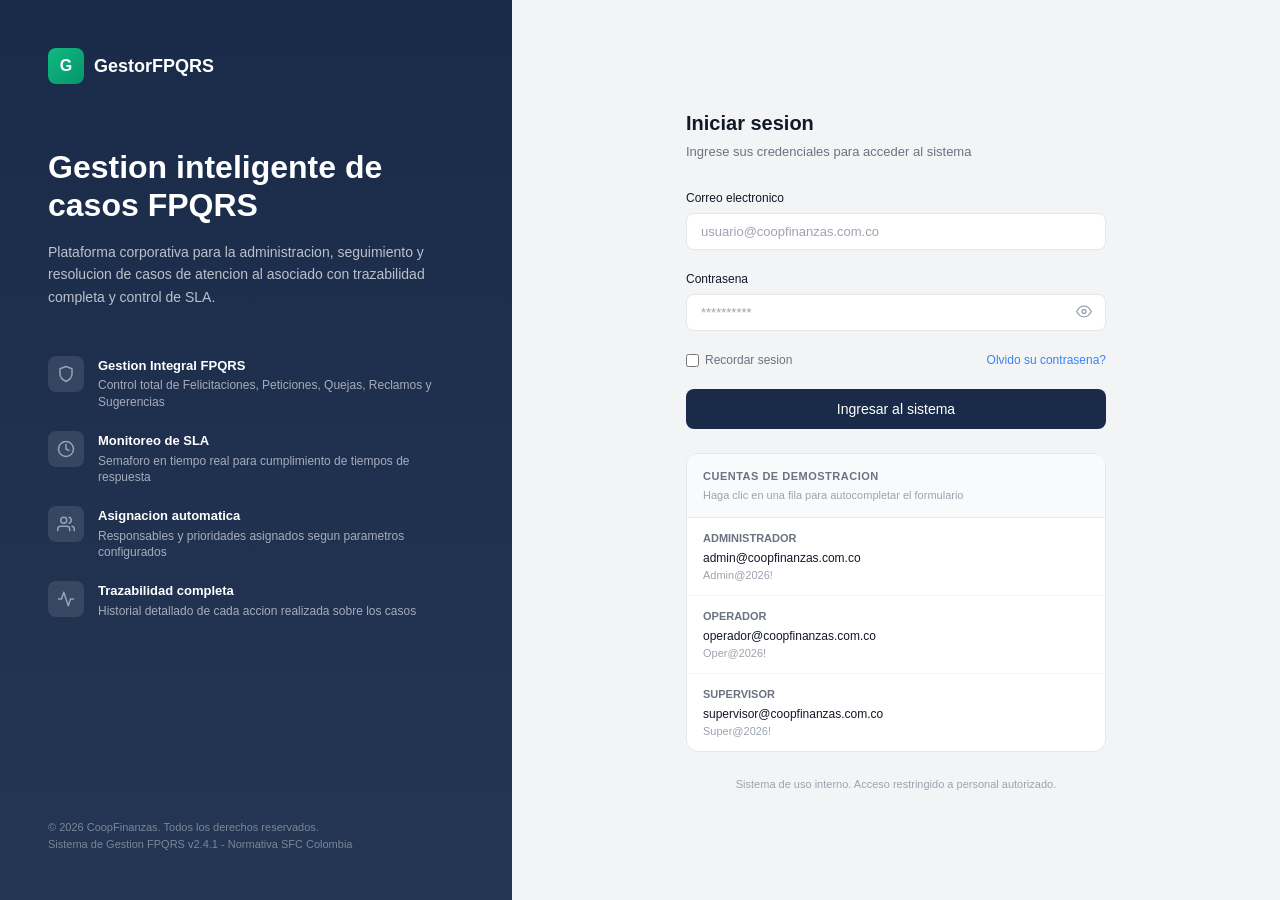
<file: index.html>
<!DOCTYPE html>
<html lang="es">
<head>
    <meta charset="UTF-8">
    <meta name="viewport" content="width=device-width, initial-scale=1.0">
    <title>Iniciar sesion - GestorFPQRS</title>
    <link rel="stylesheet" href="css/main.css">
    <style>
        .login-page {
            display: flex;
            min-height: 100vh;
        }
        
        .login-left {
            width: 40%;
            background: linear-gradient(180deg, #1a2b4a 0%, #243654 100%);
            color: white;
            padding: 48px;
            display: flex;
            flex-direction: column;
            position: relative;
        }
        
        .login-left-brand {
            display: flex;
            align-items: center;
            gap: 10px;
            margin-bottom: 64px;
        }
        
        .login-left-brand .logo-icon {
            width: 36px;
            height: 36px;
            background: linear-gradient(135deg, #10b981, #059669);
            border-radius: 8px;
            display: flex;
            align-items: center;
            justify-content: center;
            font-weight: bold;
            font-size: 16px;
        }
        
        .login-left-brand .logo-text {
            font-size: 18px;
            font-weight: 600;
        }
        
        .login-left-content {
            flex: 1;
        }
        
        .login-left h1 {
            font-size: 32px;
            font-weight: 700;
            line-height: 1.2;
            margin-bottom: 16px;
        }
        
        .login-left .subtitle {
            font-size: 14px;
            color: rgba(255,255,255,0.7);
            line-height: 1.6;
            margin-bottom: 48px;
        }
        
        .feature-list {
            list-style: none;
            display: flex;
            flex-direction: column;
            gap: 20px;
        }
        
        .feature-item {
            display: flex;
            align-items: flex-start;
            gap: 14px;
        }
        
        .feature-icon {
            width: 36px;
            height: 36px;
            background: rgba(255,255,255,0.1);
            border-radius: 8px;
            display: flex;
            align-items: center;
            justify-content: center;
            flex-shrink: 0;
        }
        
        .feature-icon svg {
            width: 18px;
            height: 18px;
            color: #94a3b8;
        }
        
        .feature-text h4 {
            font-size: 13px;
            font-weight: 600;
            margin-bottom: 2px;
        }
        
        .feature-text p {
            font-size: 12px;
            color: rgba(255,255,255,0.6);
            line-height: 1.4;
        }
        
        .login-left-footer {
            font-size: 11px;
            color: rgba(255,255,255,0.4);
            line-height: 1.5;
        }
        
        .login-right {
            flex: 1;
            background: #f3f4f6;
            display: flex;
            align-items: center;
            justify-content: center;
            padding: 48px;
        }
        
        .login-form-container {
            width: 100%;
            max-width: 420px;
        }
        
        .login-form-container h2 {
            font-size: 20px;
            font-weight: 600;
            margin-bottom: 4px;
            color: var(--text-primary);
        }
        
        .login-form-container .form-desc {
            font-size: 13px;
            color: var(--text-secondary);
            margin-bottom: 28px;
        }
        
        .login-form .form-group {
            margin-bottom: 20px;
        }
        
        .login-form .form-label {
            font-size: 12px;
            font-weight: 500;
            color: var(--text-primary);
            margin-bottom: 6px;
            display: block;
        }
        
        .login-form .form-control {
            padding: 10px 14px;
            font-size: 13px;
        }
        
        .password-field {
            position: relative;
        }
        
        .password-field .form-control {
            padding-right: 40px;
        }
        
        .password-toggle-btn {
            position: absolute;
            right: 10px;
            top: 50%;
            transform: translateY(-50%);
            background: none;
            border: none;
            color: var(--text-muted);
            cursor: pointer;
            padding: 4px;
        }
        
        .password-toggle-btn:hover {
            color: var(--text-secondary);
        }
        
        .login-options {
            display: flex;
            align-items: center;
            justify-content: space-between;
            margin-bottom: 20px;
            font-size: 12px;
        }
        
        .remember-me {
            display: flex;
            align-items: center;
            gap: 6px;
            color: var(--text-secondary);
            cursor: pointer;
        }
        
        .remember-me input {
            accent-color: var(--primary);
        }
        
        .forgot-password {
            color: var(--primary);
            text-decoration: none;
        }
        
        .forgot-password:hover {
            text-decoration: underline;
        }
        
        .btn-login {
            width: 100%;
            padding: 12px;
            background: var(--sidebar-bg);
            color: white;
            border: none;
            border-radius: var(--radius-md);
            font-size: 14px;
            font-weight: 500;
            cursor: pointer;
            transition: background 0.2s;
        }
        
        .btn-login:hover {
            background: #243654;
        }
        
        .demo-accounts {
            margin-top: 24px;
            border: 1px solid var(--border-color);
            border-radius: var(--radius-lg);
            background: white;
            overflow: hidden;
        }
        
        .demo-accounts-header {
            padding: 14px 16px;
            background: #f9fafb;
            border-bottom: 1px solid var(--border-color);
        }
        
        .demo-accounts-header h4 {
            font-size: 11px;
            font-weight: 600;
            text-transform: uppercase;
            letter-spacing: 0.5px;
            color: var(--text-secondary);
            margin-bottom: 2px;
        }
        
        .demo-accounts-header p {
            font-size: 11px;
            color: var(--text-muted);
        }
        
        .demo-account-item {
            padding: 12px 16px;
            border-bottom: 1px solid var(--border-light);
            cursor: pointer;
            transition: background 0.15s;
        }
        
        .demo-account-item:last-child {
            border-bottom: none;
        }
        
        .demo-account-item:hover {
            background: #f9fafb;
        }
        
        .demo-account-role {
            font-size: 11px;
            font-weight: 600;
            color: var(--text-secondary);
            text-transform: uppercase;
            margin-bottom: 2px;
        }
        
        .demo-account-email {
            font-size: 12px;
            color: var(--text-primary);
            font-weight: 500;
        }
        
        .demo-account-pass {
            font-size: 11px;
            color: var(--text-muted);
        }
        
        .login-footer {
            margin-top: 24px;
            text-align: center;
            font-size: 11px;
            color: var(--text-muted);
        }
        
        @media (max-width: 768px) {
            .login-page {
                flex-direction: column;
            }
            
            .login-left {
                width: 100%;
                padding: 32px 24px;
                min-height: auto;
            }
            
            .login-left h1 {
                font-size: 24px;
            }
            
            .login-left-brand {
                margin-bottom: 32px;
            }
            
            .feature-list {
                display: none;
            }
            
            .login-right {
                padding: 32px 24px;
            }
        }
    </style>
</head>
<body class="login-page">
    <div class="login-left">
        <div class="login-left-brand">
            <div class="logo-icon">G</div>
            <span class="logo-text">GestorFPQRS</span>
        </div>
        <div class="login-left-content">
            <h1>Gestion inteligente de casos FPQRS</h1>
            <p class="subtitle">Plataforma corporativa para la administracion, seguimiento y resolucion de casos de atencion al asociado con trazabilidad completa y control de SLA.</p>
            
            <ul class="feature-list">
                <li class="feature-item">
                    <div class="feature-icon">
                        <svg xmlns="http://www.w3.org/2000/svg" viewBox="0 0 24 24" fill="none" stroke="currentColor" stroke-width="2" stroke-linecap="round" stroke-linejoin="round"><path d="M12 22s8-4 8-10V5l-8-3-8 3v7c0 6 8 10 8 10z"></path></svg>
                    </div>
                    <div class="feature-text">
                        <h4>Gestion Integral FPQRS</h4>
                        <p>Control total de Felicitaciones, Peticiones, Quejas, Reclamos y Sugerencias</p>
                    </div>
                </li>
                <li class="feature-item">
                    <div class="feature-icon">
                        <svg xmlns="http://www.w3.org/2000/svg" viewBox="0 0 24 24" fill="none" stroke="currentColor" stroke-width="2" stroke-linecap="round" stroke-linejoin="round"><circle cx="12" cy="12" r="10"></circle><polyline points="12 6 12 12 16 14"></polyline></svg>
                    </div>
                    <div class="feature-text">
                        <h4>Monitoreo de SLA</h4>
                        <p>Semaforo en tiempo real para cumplimiento de tiempos de respuesta</p>
                    </div>
                </li>
                <li class="feature-item">
                    <div class="feature-icon">
                        <svg xmlns="http://www.w3.org/2000/svg" viewBox="0 0 24 24" fill="none" stroke="currentColor" stroke-width="2" stroke-linecap="round" stroke-linejoin="round"><path d="M17 21v-2a4 4 0 0 0-4-4H5a4 4 0 0 0-4 4v2"></path><circle cx="9" cy="7" r="4"></circle><path d="M23 21v-2a4 4 0 0 0-3-3.87"></path><path d="M16 3.13a4 4 0 0 1 0 7.75"></path></svg>
                    </div>
                    <div class="feature-text">
                        <h4>Asignacion automatica</h4>
                        <p>Responsables y prioridades asignados segun parametros configurados</p>
                    </div>
                </li>
                <li class="feature-item">
                    <div class="feature-icon">
                        <svg xmlns="http://www.w3.org/2000/svg" viewBox="0 0 24 24" fill="none" stroke="currentColor" stroke-width="2" stroke-linecap="round" stroke-linejoin="round"><polyline points="22 12 18 12 15 21 9 3 6 12 2 12"></polyline></svg>
                    </div>
                    <div class="feature-text">
                        <h4>Trazabilidad completa</h4>
                        <p>Historial detallado de cada accion realizada sobre los casos</p>
                    </div>
                </li>
            </ul>
        </div>
        <div class="login-left-footer">
            &copy; 2026 CoopFinanzas. Todos los derechos reservados.<br>
            Sistema de Gestion FPQRS v2.4.1 - Normativa SFC Colombia
        </div>
    </div>
    
    <div class="login-right">
        <div class="login-form-container">
            <h2>Iniciar sesion</h2>
            <p class="form-desc">Ingrese sus credenciales para acceder al sistema</p>
            
            <form class="login-form" id="loginForm" onsubmit="return handleLogin(event)">
                <div class="form-group">
                    <label class="form-label">Correo electronico</label>
                    <input type="email" class="form-control" id="email" placeholder="usuario@coopfinanzas.com.co" required>
                </div>
                
                <div class="form-group">
                    <label class="form-label">Contrasena</label>
                    <div class="password-field">
                        <input type="password" class="form-control" id="password" placeholder="**********" required>
                        <button type="button" class="password-toggle-btn" onclick="togglePassword()">
                            <svg xmlns="http://www.w3.org/2000/svg" width="16" height="16" viewBox="0 0 24 24" fill="none" stroke="currentColor" stroke-width="2" stroke-linecap="round" stroke-linejoin="round"><path d="M1 12s4-8 11-8 11 8 11 8-4 8-11 8-11-8-11-8z"></path><circle cx="12" cy="12" r="3"></circle></svg>
                        </button>
                    </div>
                </div>
                
                <div class="login-options">
                    <label class="remember-me">
                        <input type="checkbox" id="remember">
                        <span>Recordar sesion</span>
                    </label>
                    <a href="#" class="forgot-password">Olvido su contrasena?</a>
                </div>
                
                <button type="submit" class="btn-login">Ingresar al sistema</button>
            </form>
            
            <div class="demo-accounts">
                <div class="demo-accounts-header">
                    <h4>Cuentas de demostracion</h4>
                    <p>Haga clic en una fila para autocompletar el formulario</p>
                </div>
                <div class="demo-account-item" onclick="fillLogin('admin@coopfinanzas.com.co', 'Admin@2026!')">
                    <div class="demo-account-role">Administrador</div>
                    <div class="demo-account-email">admin@coopfinanzas.com.co</div>
                    <div class="demo-account-pass">Admin@2026!</div>
                </div>
                <div class="demo-account-item" onclick="fillLogin('operador@coopfinanzas.com.co', 'Oper@2026!')">
                    <div class="demo-account-role">Operador</div>
                    <div class="demo-account-email">operador@coopfinanzas.com.co</div>
                    <div class="demo-account-pass">Oper@2026!</div>
                </div>
                <div class="demo-account-item" onclick="fillLogin('supervisor@coopfinanzas.com.co', 'Super@2026!')">
                    <div class="demo-account-role">Supervisor</div>
                    <div class="demo-account-email">supervisor@coopfinanzas.com.co</div>
                    <div class="demo-account-pass">Super@2026!</div>
                </div>
            </div>
            
            <div class="login-footer">
                Sistema de uso interno. Acceso restringido a personal autorizado.
            </div>
        </div>
    </div>
    
    <script src="js/store.js"></script>
    <script src="js/sidebar.js"></script>
    <script src="js/main.js"></script>
    <script>
        function togglePassword() {
            const input = document.getElementById('password');
            const btn = document.querySelector('.password-toggle-btn');
            if (input.type === 'password') {
                input.type = 'text';
                btn.innerHTML = '<svg xmlns="http://www.w3.org/2000/svg" width="16" height="16" viewBox="0 0 24 24" fill="none" stroke="currentColor" stroke-width="2" stroke-linecap="round" stroke-linejoin="round"><path d="M17.94 17.94A10.07 10.07 0 0 1 12 20c-7 0-11-8-11-8a18.45 18.45 0 0 1 5.06-5.94L9 9l3 3 2 2 2.92 2.92zM1 1l22 22"></path></svg>';
            } else {
                input.type = 'password';
                btn.innerHTML = '<svg xmlns="http://www.w3.org/2000/svg" width="16" height="16" viewBox="0 0 24 24" fill="none" stroke="currentColor" stroke-width="2" stroke-linecap="round" stroke-linejoin="round"><path d="M1 12s4-8 11-8 11 8 11 8-4 8-11 8-11-8-11-8z"></path><circle cx="12" cy="12" r="3"></circle></svg>';
            }
        }
        
        function fillLogin(email, pass) {
            document.getElementById('email').value = email;
            document.getElementById('password').value = pass;
        }
        
        function handleLogin(e) {
            e.preventDefault();
            const email = document.getElementById('email').value;
            const pass = document.getElementById('password').value;
            if (db.login(email, pass)) {
                window.location.href = 'pages/bandeja-casos.html';
            } else {
                if (window.App && App.showToast) {
                    App.showToast('Credenciales incorrectas', 'error');
                } else {
                    alert('Credenciales incorrectas');
                }
            }
            return false;
        }

        // Redirect if already logged in
        document.addEventListener('DOMContentLoaded', () => {
            if (db.getCurrentUser()) {
                window.location.href = 'pages/bandeja-casos.html';
            }
        });
    </script>
</body>
</html>
</file>
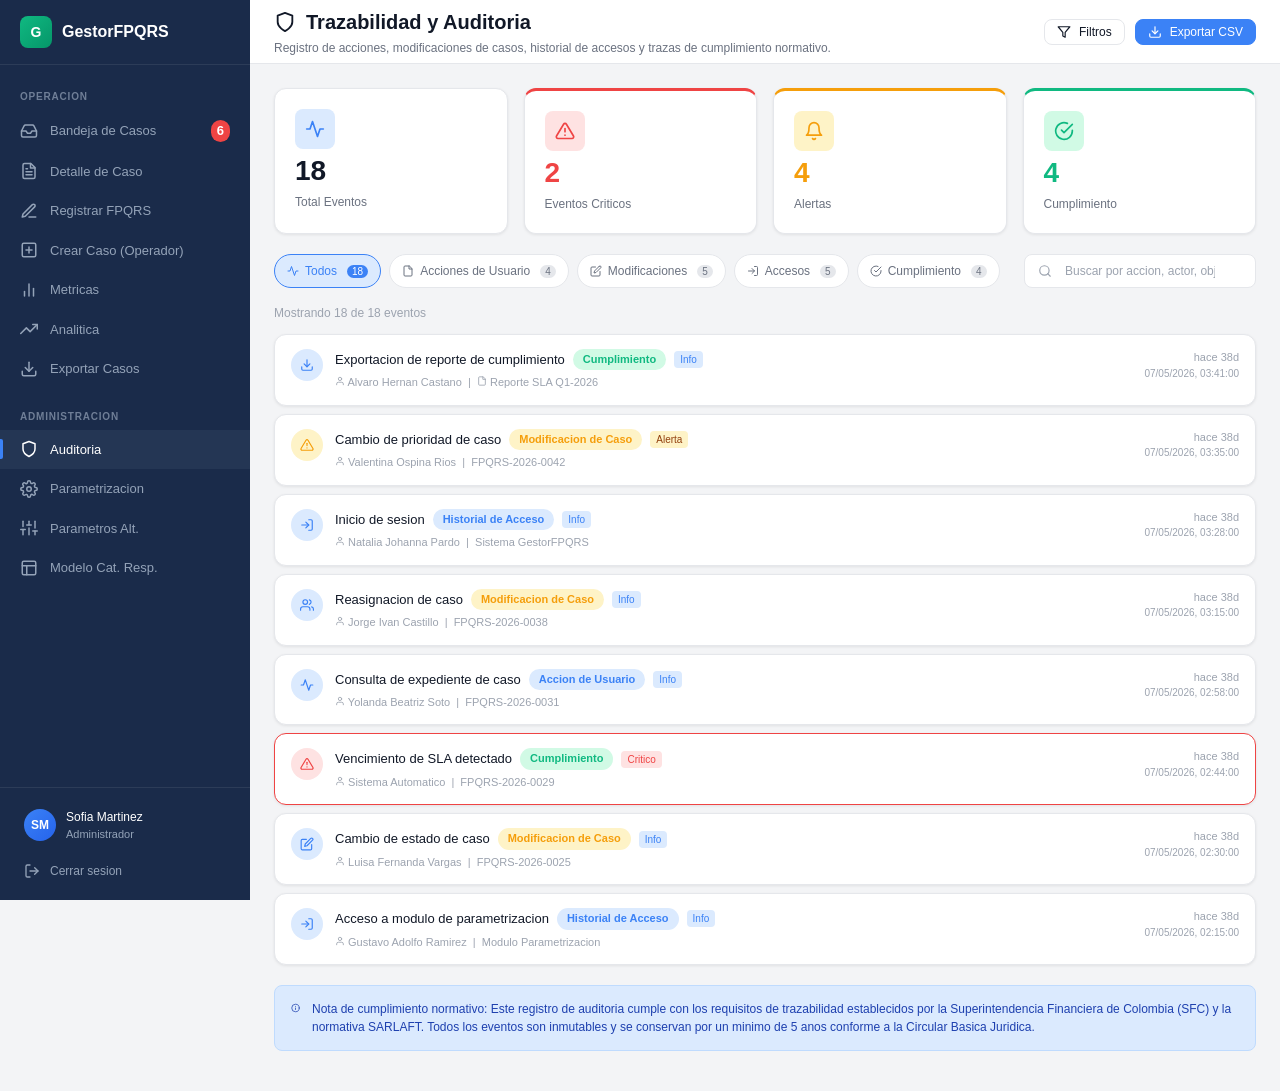
<file: pages/auditoria.html>
<!DOCTYPE html>
<html lang="es">
<head>
    <meta charset="UTF-8">
    <meta name="viewport" content="width=device-width, initial-scale=1.0">
    <title>Auditoria y Trazabilidad - GestorFPQRS</title>
    <link rel="stylesheet" href="../css/main.css">
</head>
<body>
    <div class="app-layout">
        <div class="sidebar-overlay" id="sidebarOverlay"></div>
        <button class="sidebar-toggle" id="sidebarToggle">
            <svg xmlns="http://www.w3.org/2000/svg" width="20" height="20" viewBox="0 0 24 24" fill="none" stroke="currentColor" stroke-width="2" stroke-linecap="round" stroke-linejoin="round"><line x1="3" y1="12" x2="21" y2="12"></line><line x1="3" y1="6" x2="21" y2="6"></line><line x1="3" y1="18" x2="21" y2="18"></line></svg>
        </button>
        <aside class="sidebar" id="sidebar"></aside>
        
        <main class="main-content">
            <header class="top-header">
                <div class="page-title-section">
                    <h1 style="display: flex; align-items: center; gap: 10px;">
                        <svg xmlns="http://www.w3.org/2000/svg" width="22" height="22" viewBox="0 0 24 24" fill="none" stroke="currentColor" stroke-width="2" stroke-linecap="round" stroke-linejoin="round"><path d="M12 22s8-4 8-10V5l-8-3-8 3v7c0 6 8 10 8 10z"></path></svg>
                        Trazabilidad y Auditoria
                    </h1>
                    <p>Registro de acciones, modificaciones de casos, historial de accesos y trazas de cumplimiento normativo.</p>
                </div>
                <div class="header-actions">
                    <button class="btn btn-secondary btn-sm">
                        <svg xmlns="http://www.w3.org/2000/svg" width="14" height="14" viewBox="0 0 24 24" fill="none" stroke="currentColor" stroke-width="2" stroke-linecap="round" stroke-linejoin="round"><polygon points="22 3 2 3 10 12.46 10 19 14 21 14 12.46 22 3"></polygon></svg>
                        Filtros
                    </button>
                    <button class="btn btn-primary btn-sm">
                        <svg xmlns="http://www.w3.org/2000/svg" width="14" height="14" viewBox="0 0 24 24" fill="none" stroke="currentColor" stroke-width="2" stroke-linecap="round" stroke-linejoin="round"><path d="M21 15v4a2 2 0 0 1-2 2H5a2 2 0 0 1-2-2v-4"></path><polyline points="7 10 12 15 17 10"></polyline><line x1="12" y1="15" x2="12" y2="3"></line></svg>
                        Exportar CSV
                    </button>
                </div>
            </header>
            
            <div class="content-area">
                <!-- KPI Row -->
                <div class="kpi-grid" style="grid-template-columns: repeat(4, 1fr); margin-bottom: 20px;">
                    <div class="kpi-card">
                        <div class="kpi-card-header">
                            <div class="kpi-icon blue">
                                <svg xmlns="http://www.w3.org/2000/svg" width="20" height="20" viewBox="0 0 24 24" fill="none" stroke="currentColor" stroke-width="2" stroke-linecap="round" stroke-linejoin="round"><polyline points="22 12 18 12 15 21 9 3 6 12 2 12"></polyline></svg>
                            </div>
                        </div>
                        <div class="kpi-value">18</div>
                        <div class="kpi-label">Total Eventos</div>
                    </div>
                    <div class="kpi-card" style="border-top: 3px solid var(--danger);">
                        <div class="kpi-card-header">
                            <div class="kpi-icon red">
                                <svg xmlns="http://www.w3.org/2000/svg" width="20" height="20" viewBox="0 0 24 24" fill="none" stroke="currentColor" stroke-width="2" stroke-linecap="round" stroke-linejoin="round"><path d="M10.29 3.86L1.82 18a2 2 0 0 0 1.71 3h16.94a2 2 0 0 0 1.71-3L13.71 3.86a2 2 0 0 0-3.42 0z"></path><line x1="12" y1="9" x2="12" y2="13"></line><line x1="12" y1="17" x2="12.01" y2="17"></line></svg>
                            </div>
                        </div>
                        <div class="kpi-value" style="color: var(--danger);">2</div>
                        <div class="kpi-label">Eventos Criticos</div>
                    </div>
                    <div class="kpi-card" style="border-top: 3px solid var(--warning);">
                        <div class="kpi-card-header">
                            <div class="kpi-icon yellow">
                                <svg xmlns="http://www.w3.org/2000/svg" width="20" height="20" viewBox="0 0 24 24" fill="none" stroke="currentColor" stroke-width="2" stroke-linecap="round" stroke-linejoin="round"><path d="M18 8A6 6 0 0 0 6 8c0 7-3 9-3 9h18s-3-2-3-9"></path><path d="M13.73 21a2 2 0 0 1-3.46 0"></path></svg>
                            </div>
                        </div>
                        <div class="kpi-value" style="color: var(--warning);">4</div>
                        <div class="kpi-label">Alertas</div>
                    </div>
                    <div class="kpi-card" style="border-top: 3px solid var(--success);">
                        <div class="kpi-card-header">
                            <div class="kpi-icon green">
                                <svg xmlns="http://www.w3.org/2000/svg" width="20" height="20" viewBox="0 0 24 24" fill="none" stroke="currentColor" stroke-width="2" stroke-linecap="round" stroke-linejoin="round"><path d="M22 11.08V12a10 10 0 1 1-5.93-9.14"></path><polyline points="22 4 12 14.01 9 11.01"></polyline></svg>
                            </div>
                        </div>
                        <div class="kpi-value" style="color: var(--success);">4</div>
                        <div class="kpi-label">Cumplimiento</div>
                    </div>
                </div>
                
                <!-- Filter Tabs -->
                <div style="display: flex; gap: 8px; margin-bottom: 16px; flex-wrap: wrap;">
                    <button class="filter-pill active">
                        <svg xmlns="http://www.w3.org/2000/svg" width="12" height="12" viewBox="0 0 24 24" fill="none" stroke="currentColor" stroke-width="2" stroke-linecap="round" stroke-linejoin="round"><polyline points="22 12 18 12 15 21 9 3 6 12 2 12"></polyline></svg>
                        Todos <span style="background: var(--primary); color: white; padding: 1px 5px; border-radius: 8px; font-size: 10px; margin-left: 4px;">18</span>
                    </button>
                    <button class="filter-pill">
                        <svg xmlns="http://www.w3.org/2000/svg" width="12" height="12" viewBox="0 0 24 24" fill="none" stroke="currentColor" stroke-width="2" stroke-linecap="round" stroke-linejoin="round"><path d="M14 2H6a2 2 0 0 0-2 2v16a2 2 0 0 0 2 2h12a2 2 0 0 0 2-2V8z"></path><polyline points="14 2 14 8 20 8"></polyline></svg>
                        Acciones de Usuario <span style="background: var(--border-color); color: var(--text-secondary); padding: 1px 5px; border-radius: 8px; font-size: 10px; margin-left: 4px;">4</span>
                    </button>
                    <button class="filter-pill">
                        <svg xmlns="http://www.w3.org/2000/svg" width="12" height="12" viewBox="0 0 24 24" fill="none" stroke="currentColor" stroke-width="2" stroke-linecap="round" stroke-linejoin="round"><path d="M11 4H4a2 2 0 0 0-2 2v14a2 2 0 0 0 2 2h14a2 2 0 0 0 2-2v-7"></path><path d="M18.5 2.5a2.121 2.121 0 0 1 3 3L12 15l-4 1 1-4 9.5-9.5z"></path></svg>
                        Modificaciones <span style="background: var(--border-color); color: var(--text-secondary); padding: 1px 5px; border-radius: 8px; font-size: 10px; margin-left: 4px;">5</span>
                    </button>
                    <button class="filter-pill">
                        <svg xmlns="http://www.w3.org/2000/svg" width="12" height="12" viewBox="0 0 24 24" fill="none" stroke="currentColor" stroke-width="2" stroke-linecap="round" stroke-linejoin="round"><path d="M15 3h4a2 2 0 0 1 2 2v14a2 2 0 0 1-2 2h-4"></path><polyline points="10 17 15 12 10 7"></polyline><line x1="15" y1="12" x2="3" y2="12"></line></svg>
                        Accesos <span style="background: var(--border-color); color: var(--text-secondary); padding: 1px 5px; border-radius: 8px; font-size: 10px; margin-left: 4px;">5</span>
                    </button>
                    <button class="filter-pill">
                        <svg xmlns="http://www.w3.org/2000/svg" width="12" height="12" viewBox="0 0 24 24" fill="none" stroke="currentColor" stroke-width="2" stroke-linecap="round" stroke-linejoin="round"><path d="M22 11.08V12a10 10 0 1 1-5.93-9.14"></path><polyline points="22 4 12 14.01 9 11.01"></polyline></svg>
                        Cumplimiento <span style="background: var(--border-color); color: var(--text-secondary); padding: 1px 5px; border-radius: 8px; font-size: 10px; margin-left: 4px;">4</span>
                    </button>
                    <div class="search-bar" style="margin-left: auto; max-width: 280px;">
                        <svg class="search-icon" xmlns="http://www.w3.org/2000/svg" width="14" height="14" viewBox="0 0 24 24" fill="none" stroke="currentColor" stroke-width="2" stroke-linecap="round" stroke-linejoin="round"><circle cx="11" cy="11" r="8"></circle><line x1="21" y1="21" x2="16.65" y2="16.65"></line></svg>
                        <input type="text" class="form-control" placeholder="Buscar por accion, actor, objeto..." style="font-size: 12px;">
                    </div>
                </div>
                
                <p style="font-size: 12px; color: var(--text-muted); margin-bottom: 12px;">Mostrando 18 de 18 eventos</p>
                
                <!-- Audit Log -->
                <div style="display: flex; flex-direction: column; gap: 8px;">
                    <!-- Event Items -->
                    <div class="card" style="padding: 14px 16px; display: flex; align-items: flex-start; gap: 12px;">
                        <div style="width: 32px; height: 32px; border-radius: 50%; background: var(--primary-light); display: flex; align-items: center; justify-content: center; flex-shrink: 0;">
                            <svg xmlns="http://www.w3.org/2000/svg" width="14" height="14" viewBox="0 0 24 24" fill="none" stroke="currentColor" stroke-width="2" stroke-linecap="round" stroke-linejoin="round" style="color: var(--primary);"><path d="M21 15v4a2 2 0 0 1-2 2H5a2 2 0 0 1-2-2v-4"></path><polyline points="7 10 12 15 17 10"></polyline><line x1="12" y1="15" x2="12" y2="3"></line></svg>
                        </div>
                        <div style="flex: 1;">
                            <div style="display: flex; align-items: center; gap: 8px; margin-bottom: 4px;">
                                <span style="font-size: 13px; font-weight: 500;">Exportacion de reporte de cumplimiento</span>
                                <span class="badge badge-respondido">Cumplimiento</span>
                                <span style="background: var(--info-light); color: var(--info); padding: 1px 6px; border-radius: 4px; font-size: 10px;">Info</span>
                            </div>
                            <div style="font-size: 11px; color: var(--text-muted);">
                                <svg xmlns="http://www.w3.org/2000/svg" width="10" height="10" viewBox="0 0 24 24" fill="none" stroke="currentColor" stroke-width="2" stroke-linecap="round" stroke-linejoin="round" style="display: inline;"><path d="M20 21v-2a4 4 0 0 0-4-4H8a4 4 0 0 0-4 4v2"></path><circle cx="12" cy="7" r="4"></circle></svg>
                                Alvaro Hernan Castano &nbsp;|&nbsp; 
                                <svg xmlns="http://www.w3.org/2000/svg" width="10" height="10" viewBox="0 0 24 24" fill="none" stroke="currentColor" stroke-width="2" stroke-linecap="round" stroke-linejoin="round" style="display: inline;"><path d="M14 2H6a2 2 0 0 0-2 2v16a2 2 0 0 0 2 2h12a2 2 0 0 0 2-2V8z"></path><polyline points="14 2 14 8 20 8"></polyline></svg>
                                Reporte SLA Q1-2026
                            </div>
                        </div>
                        <div style="text-align: right; flex-shrink: 0;">
                            <div style="font-size: 11px; color: var(--text-muted);">hace 38d</div>
                            <div style="font-size: 10px; color: var(--text-muted);">07/05/2026, 03:41:00</div>
                        </div>
                    </div>
                    
                    <div class="card" style="padding: 14px 16px; display: flex; align-items: flex-start; gap: 12px;">
                        <div style="width: 32px; height: 32px; border-radius: 50%; background: var(--warning-light); display: flex; align-items: center; justify-content: center; flex-shrink: 0;">
                            <svg xmlns="http://www.w3.org/2000/svg" width="14" height="14" viewBox="0 0 24 24" fill="none" stroke="currentColor" stroke-width="2" stroke-linecap="round" stroke-linejoin="round" style="color: var(--warning);"><path d="M10.29 3.86L1.82 18a2 2 0 0 0 1.71 3h16.94a2 2 0 0 0 1.71-3L13.71 3.86a2 2 0 0 0-3.42 0z"></path><line x1="12" y1="9" x2="12" y2="13"></line><line x1="12" y1="17" x2="12.01" y2="17"></line></svg>
                        </div>
                        <div style="flex: 1;">
                            <div style="display: flex; align-items: center; gap: 8px; margin-bottom: 4px;">
                                <span style="font-size: 13px; font-weight: 500;">Cambio de prioridad de caso</span>
                                <span class="badge badge-pendiente">Modificacion de Caso</span>
                                <span style="background: var(--warning-light); color: #92400e; padding: 1px 6px; border-radius: 4px; font-size: 10px;">Alerta</span>
                            </div>
                            <div style="font-size: 11px; color: var(--text-muted);">
                                <svg xmlns="http://www.w3.org/2000/svg" width="10" height="10" viewBox="0 0 24 24" fill="none" stroke="currentColor" stroke-width="2" stroke-linecap="round" stroke-linejoin="round" style="display: inline;"><path d="M20 21v-2a4 4 0 0 0-4-4H8a4 4 0 0 0-4 4v2"></path><circle cx="12" cy="7" r="4"></circle></svg>
                                Valentina Ospina Rios &nbsp;|&nbsp; FPQRS-2026-0042
                            </div>
                        </div>
                        <div style="text-align: right; flex-shrink: 0;">
                            <div style="font-size: 11px; color: var(--text-muted);">hace 38d</div>
                            <div style="font-size: 10px; color: var(--text-muted);">07/05/2026, 03:35:00</div>
                        </div>
                    </div>
                    
                    <div class="card" style="padding: 14px 16px; display: flex; align-items: flex-start; gap: 12px;">
                        <div style="width: 32px; height: 32px; border-radius: 50%; background: var(--primary-light); display: flex; align-items: center; justify-content: center; flex-shrink: 0;">
                            <svg xmlns="http://www.w3.org/2000/svg" width="14" height="14" viewBox="0 0 24 24" fill="none" stroke="currentColor" stroke-width="2" stroke-linecap="round" stroke-linejoin="round" style="color: var(--primary);"><path d="M15 3h4a2 2 0 0 1 2 2v14a2 2 0 0 1-2 2h-4"></path><polyline points="10 17 15 12 10 7"></polyline><line x1="15" y1="12" x2="3" y2="12"></line></svg>
                        </div>
                        <div style="flex: 1;">
                            <div style="display: flex; align-items: center; gap: 8px; margin-bottom: 4px;">
                                <span style="font-size: 13px; font-weight: 500;">Inicio de sesion</span>
                                <span class="badge badge-en-gestion">Historial de Acceso</span>
                                <span style="background: var(--info-light); color: var(--info); padding: 1px 6px; border-radius: 4px; font-size: 10px;">Info</span>
                            </div>
                            <div style="font-size: 11px; color: var(--text-muted);">
                                <svg xmlns="http://www.w3.org/2000/svg" width="10" height="10" viewBox="0 0 24 24" fill="none" stroke="currentColor" stroke-width="2" stroke-linecap="round" stroke-linejoin="round" style="display: inline;"><path d="M20 21v-2a4 4 0 0 0-4-4H8a4 4 0 0 0-4 4v2"></path><circle cx="12" cy="7" r="4"></circle></svg>
                                Natalia Johanna Pardo &nbsp;|&nbsp; Sistema GestorFPQRS
                            </div>
                        </div>
                        <div style="text-align: right; flex-shrink: 0;">
                            <div style="font-size: 11px; color: var(--text-muted);">hace 38d</div>
                            <div style="font-size: 10px; color: var(--text-muted);">07/05/2026, 03:28:00</div>
                        </div>
                    </div>
                    
                    <div class="card" style="padding: 14px 16px; display: flex; align-items: flex-start; gap: 12px;">
                        <div style="width: 32px; height: 32px; border-radius: 50%; background: var(--primary-light); display: flex; align-items: center; justify-content: center; flex-shrink: 0;">
                            <svg xmlns="http://www.w3.org/2000/svg" width="14" height="14" viewBox="0 0 24 24" fill="none" stroke="currentColor" stroke-width="2" stroke-linecap="round" stroke-linejoin="round" style="color: var(--primary);"><path d="M17 21v-2a4 4 0 0 0-4-4H5a4 4 0 0 0-4 4v2"></path><circle cx="9" cy="7" r="4"></circle><path d="M23 21v-2a4 4 0 0 0-3-3.87"></path><path d="M16 3.13a4 4 0 0 1 0 7.75"></path></svg>
                        </div>
                        <div style="flex: 1;">
                            <div style="display: flex; align-items: center; gap: 8px; margin-bottom: 4px;">
                                <span style="font-size: 13px; font-weight: 500;">Reasignacion de caso</span>
                                <span class="badge badge-pendiente">Modificacion de Caso</span>
                                <span style="background: var(--info-light); color: var(--info); padding: 1px 6px; border-radius: 4px; font-size: 10px;">Info</span>
                            </div>
                            <div style="font-size: 11px; color: var(--text-muted);">
                                <svg xmlns="http://www.w3.org/2000/svg" width="10" height="10" viewBox="0 0 24 24" fill="none" stroke="currentColor" stroke-width="2" stroke-linecap="round" stroke-linejoin="round" style="display: inline;"><path d="M20 21v-2a4 4 0 0 0-4-4H8a4 4 0 0 0-4 4v2"></path><circle cx="12" cy="7" r="4"></circle></svg>
                                Jorge Ivan Castillo &nbsp;|&nbsp; FPQRS-2026-0038
                            </div>
                        </div>
                        <div style="text-align: right; flex-shrink: 0;">
                            <div style="font-size: 11px; color: var(--text-muted);">hace 38d</div>
                            <div style="font-size: 10px; color: var(--text-muted);">07/05/2026, 03:15:00</div>
                        </div>
                    </div>
                    
                    <div class="card" style="padding: 14px 16px; display: flex; align-items: flex-start; gap: 12px;">
                        <div style="width: 32px; height: 32px; border-radius: 50%; background: var(--primary-light); display: flex; align-items: center; justify-content: center; flex-shrink: 0;">
                            <svg xmlns="http://www.w3.org/2000/svg" width="14" height="14" viewBox="0 0 24 24" fill="none" stroke="currentColor" stroke-width="2" stroke-linecap="round" stroke-linejoin="round" style="color: var(--primary);"><polyline points="22 12 18 12 15 21 9 3 6 12 2 12"></polyline></svg>
                        </div>
                        <div style="flex: 1;">
                            <div style="display: flex; align-items: center; gap: 8px; margin-bottom: 4px;">
                                <span style="font-size: 13px; font-weight: 500;">Consulta de expediente de caso</span>
                                <span class="badge badge-en-gestion">Accion de Usuario</span>
                                <span style="background: var(--info-light); color: var(--info); padding: 1px 6px; border-radius: 4px; font-size: 10px;">Info</span>
                            </div>
                            <div style="font-size: 11px; color: var(--text-muted);">
                                <svg xmlns="http://www.w3.org/2000/svg" width="10" height="10" viewBox="0 0 24 24" fill="none" stroke="currentColor" stroke-width="2" stroke-linecap="round" stroke-linejoin="round" style="display: inline;"><path d="M20 21v-2a4 4 0 0 0-4-4H8a4 4 0 0 0-4 4v2"></path><circle cx="12" cy="7" r="4"></circle></svg>
                                Yolanda Beatriz Soto &nbsp;|&nbsp; FPQRS-2026-0031
                            </div>
                        </div>
                        <div style="text-align: right; flex-shrink: 0;">
                            <div style="font-size: 11px; color: var(--text-muted);">hace 38d</div>
                            <div style="font-size: 10px; color: var(--text-muted);">07/05/2026, 02:58:00</div>
                        </div>
                    </div>
                    
                    <div class="card" style="padding: 14px 16px; display: flex; align-items: flex-start; gap: 12px; border: 1px solid var(--danger);">
                        <div style="width: 32px; height: 32px; border-radius: 50%; background: var(--danger-light); display: flex; align-items: center; justify-content: center; flex-shrink: 0;">
                            <svg xmlns="http://www.w3.org/2000/svg" width="14" height="14" viewBox="0 0 24 24" fill="none" stroke="currentColor" stroke-width="2" stroke-linecap="round" stroke-linejoin="round" style="color: var(--danger);"><path d="M10.29 3.86L1.82 18a2 2 0 0 0 1.71 3h16.94a2 2 0 0 0 1.71-3L13.71 3.86a2 2 0 0 0-3.42 0z"></path><line x1="12" y1="9" x2="12" y2="13"></line><line x1="12" y1="17" x2="12.01" y2="17"></line></svg>
                        </div>
                        <div style="flex: 1;">
                            <div style="display: flex; align-items: center; gap: 8px; margin-bottom: 4px;">
                                <span style="font-size: 13px; font-weight: 500;">Vencimiento de SLA detectado</span>
                                <span class="badge badge-respondido">Cumplimiento</span>
                                <span style="background: var(--danger-light); color: var(--danger); padding: 1px 6px; border-radius: 4px; font-size: 10px;">Critico</span>
                            </div>
                            <div style="font-size: 11px; color: var(--text-muted);">
                                <svg xmlns="http://www.w3.org/2000/svg" width="10" height="10" viewBox="0 0 24 24" fill="none" stroke="currentColor" stroke-width="2" stroke-linecap="round" stroke-linejoin="round" style="display: inline;"><path d="M20 21v-2a4 4 0 0 0-4-4H8a4 4 0 0 0-4 4v2"></path><circle cx="12" cy="7" r="4"></circle></svg>
                                Sistema Automatico &nbsp;|&nbsp; FPQRS-2026-0029
                            </div>
                        </div>
                        <div style="text-align: right; flex-shrink: 0;">
                            <div style="font-size: 11px; color: var(--text-muted);">hace 38d</div>
                            <div style="font-size: 10px; color: var(--text-muted);">07/05/2026, 02:44:00</div>
                        </div>
                    </div>
                    
                    <div class="card" style="padding: 14px 16px; display: flex; align-items: flex-start; gap: 12px;">
                        <div style="width: 32px; height: 32px; border-radius: 50%; background: var(--primary-light); display: flex; align-items: center; justify-content: center; flex-shrink: 0;">
                            <svg xmlns="http://www.w3.org/2000/svg" width="14" height="14" viewBox="0 0 24 24" fill="none" stroke="currentColor" stroke-width="2" stroke-linecap="round" stroke-linejoin="round" style="color: var(--primary);"><path d="M11 4H4a2 2 0 0 0-2 2v14a2 2 0 0 0 2 2h14a2 2 0 0 0 2-2v-7"></path><path d="M18.5 2.5a2.121 2.121 0 0 1 3 3L12 15l-4 1 1-4 9.5-9.5z"></path></svg>
                        </div>
                        <div style="flex: 1;">
                            <div style="display: flex; align-items: center; gap: 8px; margin-bottom: 4px;">
                                <span style="font-size: 13px; font-weight: 500;">Cambio de estado de caso</span>
                                <span class="badge badge-pendiente">Modificacion de Caso</span>
                                <span style="background: var(--info-light); color: var(--info); padding: 1px 6px; border-radius: 4px; font-size: 10px;">Info</span>
                            </div>
                            <div style="font-size: 11px; color: var(--text-muted);">
                                <svg xmlns="http://www.w3.org/2000/svg" width="10" height="10" viewBox="0 0 24 24" fill="none" stroke="currentColor" stroke-width="2" stroke-linecap="round" stroke-linejoin="round" style="display: inline;"><path d="M20 21v-2a4 4 0 0 0-4-4H8a4 4 0 0 0-4 4v2"></path><circle cx="12" cy="7" r="4"></circle></svg>
                                Luisa Fernanda Vargas &nbsp;|&nbsp; FPQRS-2026-0025
                            </div>
                        </div>
                        <div style="text-align: right; flex-shrink: 0;">
                            <div style="font-size: 11px; color: var(--text-muted);">hace 38d</div>
                            <div style="font-size: 10px; color: var(--text-muted);">07/05/2026, 02:30:00</div>
                        </div>
                    </div>
                    
                    <div class="card" style="padding: 14px 16px; display: flex; align-items: flex-start; gap: 12px;">
                        <div style="width: 32px; height: 32px; border-radius: 50%; background: var(--primary-light); display: flex; align-items: center; justify-content: center; flex-shrink: 0;">
                            <svg xmlns="http://www.w3.org/2000/svg" width="14" height="14" viewBox="0 0 24 24" fill="none" stroke="currentColor" stroke-width="2" stroke-linecap="round" stroke-linejoin="round" style="color: var(--primary);"><path d="M15 3h4a2 2 0 0 1 2 2v14a2 2 0 0 1-2 2h-4"></path><polyline points="10 17 15 12 10 7"></polyline><line x1="15" y1="12" x2="3" y2="12"></line></svg>
                        </div>
                        <div style="flex: 1;">
                            <div style="display: flex; align-items: center; gap: 8px; margin-bottom: 4px;">
                                <span style="font-size: 13px; font-weight: 500;">Acceso a modulo de parametrizacion</span>
                                <span class="badge badge-en-gestion">Historial de Acceso</span>
                                <span style="background: var(--info-light); color: var(--info); padding: 1px 6px; border-radius: 4px; font-size: 10px;">Info</span>
                            </div>
                            <div style="font-size: 11px; color: var(--text-muted);">
                                <svg xmlns="http://www.w3.org/2000/svg" width="10" height="10" viewBox="0 0 24 24" fill="none" stroke="currentColor" stroke-width="2" stroke-linecap="round" stroke-linejoin="round" style="display: inline;"><path d="M20 21v-2a4 4 0 0 0-4-4H8a4 4 0 0 0-4 4v2"></path><circle cx="12" cy="7" r="4"></circle></svg>
                                Gustavo Adolfo Ramirez &nbsp;|&nbsp; Modulo Parametrizacion
                            </div>
                        </div>
                        <div style="text-align: right; flex-shrink: 0;">
                            <div style="font-size: 11px; color: var(--text-muted);">hace 38d</div>
                            <div style="font-size: 10px; color: var(--text-muted);">07/05/2026, 02:15:00</div>
                        </div>
                    </div>
                </div>
                
                <!-- Footer Note -->
                <div class="alert alert-info" style="margin-top: 20px; font-size: 12px;">
                    <svg xmlns="http://www.w3.org/2000/svg" width="16" height="16" viewBox="0 0 24 24" fill="none" stroke="currentColor" stroke-width="2" stroke-linecap="round" stroke-linejoin="round"><circle cx="12" cy="12" r="10"></circle><line x1="12" y1="16" x2="12" y2="12"></line><line x1="12" y1="8" x2="12.01" y2="8"></line></svg>
                    Nota de cumplimiento normativo: Este registro de auditoria cumple con los requisitos de trazabilidad establecidos por la Superintendencia Financiera de Colombia (SFC) y la normativa SARLAFT. Todos los eventos son inmutables y se conservan por un minimo de 5 anos conforme a la Circular Basica Juridica.
                </div>
            </div>
        </main>
    </div>
    
    <script src="../js/sidebar.js"></script>
    <script src="../js/main.js"></script>
    <script>
        document.addEventListener('DOMContentLoaded', function() {
            SidebarModule.render('auditoria');
            SidebarModule.setupMobile();
        });
    </script>
</body>
</html>
</file>
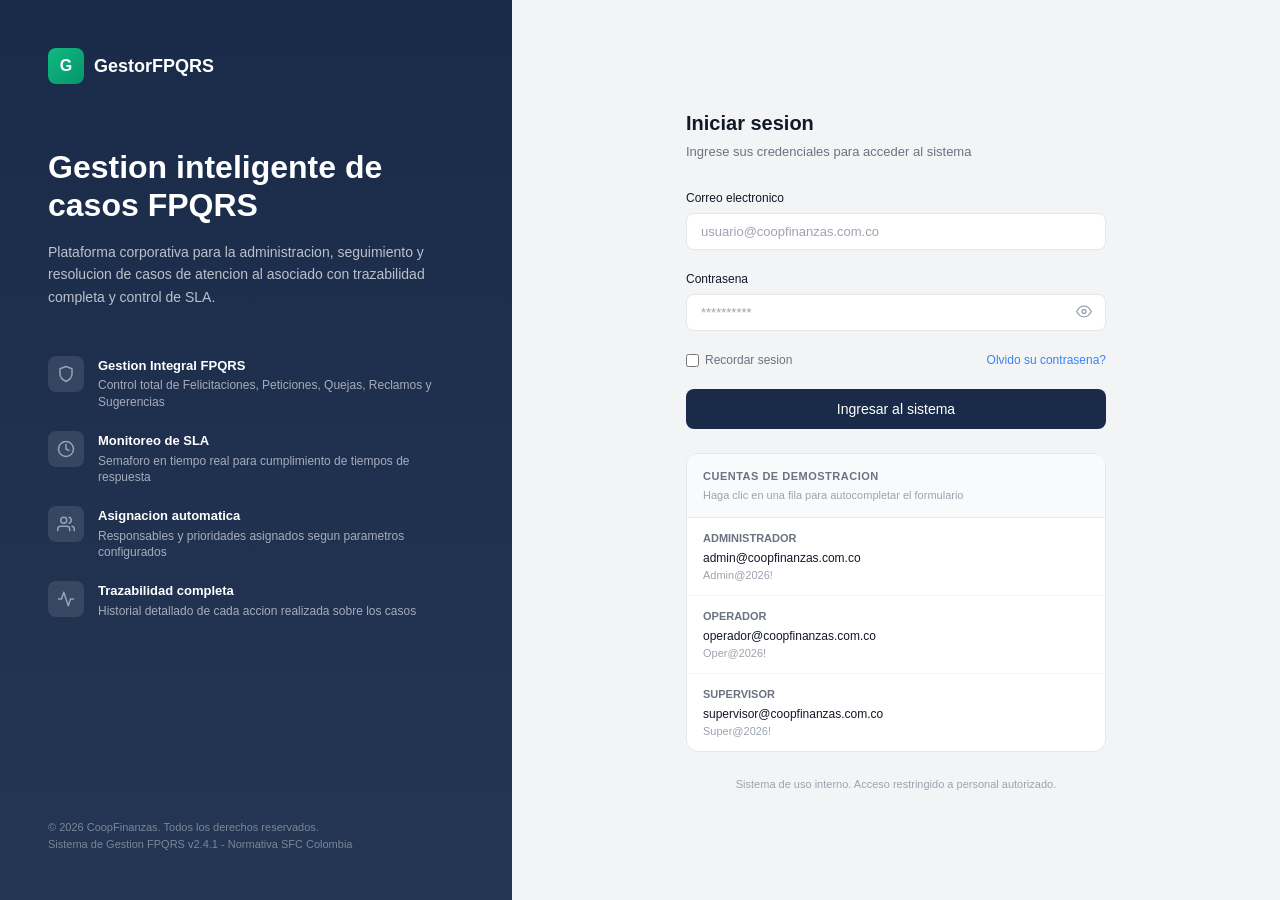
<file: pages/bandeja-casos.html>
<!DOCTYPE html>
<html lang="es">
<head>
    <meta charset="UTF-8">
    <meta name="viewport" content="width=device-width, initial-scale=1.0">
    <title>Bandeja de Casos - GestorFPQRS</title>
    <link rel="stylesheet" href="../css/main.css">
</head>
<body>
    <div class="app-layout">
        <!-- Sidebar Overlay for mobile -->
        <div class="sidebar-overlay" id="sidebarOverlay"></div>
        
        <!-- Mobile Toggle Button -->
        <button class="sidebar-toggle" id="sidebarToggle" title="Menu">
            <svg xmlns="http://www.w3.org/2000/svg" width="20" height="20" viewBox="0 0 24 24" fill="none" stroke="currentColor" stroke-width="2" stroke-linecap="round" stroke-linejoin="round"><line x1="3" y1="12" x2="21" y2="12"></line><line x1="3" y1="6" x2="21" y2="6"></line><line x1="3" y1="18" x2="21" y2="18"></line></svg>
        </button>
        
        <!-- Sidebar -->
        <aside class="sidebar" id="sidebar"></aside>
        
        <!-- Main Content -->
        <main class="main-content">
            <!-- Header -->
            <header class="top-header">
                <div class="page-title-section">
                    <h1>Bandeja de Casos</h1>
                    <p>Gestion de casos FPQRS - Actualizado: 07/05/2026 00:18</p>
                </div>
                <div class="header-actions">
                    <button class="btn btn-secondary btn-sm" id="btnExportarHeader">
                        <svg xmlns="http://www.w3.org/2000/svg" width="14" height="14" viewBox="0 0 24 24" fill="none" stroke="currentColor" stroke-width="2" stroke-linecap="round" stroke-linejoin="round"><path d="M21 15v4a2 2 0 0 1-2 2H5a2 2 0 0 1-2-2v-4"></path><polyline points="7 10 12 15 17 10"></polyline><line x1="12" y1="15" x2="12" y2="3"></line></svg>
                        Exportar
                    </button>
                    <button class="btn btn-secondary btn-sm" id="btnActualizarHeader">
                        <svg xmlns="http://www.w3.org/2000/svg" width="14" height="14" viewBox="0 0 24 24" fill="none" stroke="currentColor" stroke-width="2" stroke-linecap="round" stroke-linejoin="round"><polyline points="23 4 23 10 17 10"></polyline><path d="M20.49 15a9 9 0 1 1-2.12-9.36L23 10"></path></svg>
                        Actualizar
                    </button>
                </div>
            </header>
            
            <!-- Content Area -->
            <div class="content-area">
                <!-- KPI Cards -->
                <div class="kpi-grid" style="grid-template-columns: repeat(4, 1fr);">
                    <div class="kpi-card">
                        <div class="kpi-card-header">
                            <div class="kpi-icon blue">
                                <svg xmlns="http://www.w3.org/2000/svg" width="20" height="20" viewBox="0 0 24 24" fill="none" stroke="currentColor" stroke-width="2" stroke-linecap="round" stroke-linejoin="round"><path d="M21 16V8a2 2 0 0 0-1-1.73l-7-4a2 2 0 0 0-2 0l-7 4A2 2 0 0 0 3 8v8a2 2 0 0 0 1 1.73l7 4a2 2 0 0 0 2 0l7-4A2 2 0 0 0 21 16z"></path></svg>
                            </div>
                        </div>
                        <div class="kpi-value" id="kpi-activos">125</div>
                        <div class="kpi-label">Casos activos</div>
                        <div class="kpi-sublabel">En proceso de gestion</div>
                    </div>
                    <div class="kpi-card" style="border-top: 3px solid var(--danger);">
                        <div class="kpi-card-header">
                            <div class="kpi-icon red">
                                <svg xmlns="http://www.w3.org/2000/svg" width="20" height="20" viewBox="0 0 24 24" fill="none" stroke="currentColor" stroke-width="2" stroke-linecap="round" stroke-linejoin="round"><path d="M10.29 3.86L1.82 18a2 2 0 0 0 1.71 3h16.94a2 2 0 0 0 1.71-3L13.71 3.86a2 2 0 0 0-3.42 0z"></path><line x1="12" y1="9" x2="12" y2="13"></line><line x1="12" y1="17" x2="12.01" y2="17"></line></svg>
                            </div>
                        </div>
                        <div class="kpi-value" id="kpi-vencidos" style="color: var(--danger);">111</div>
                        <div class="kpi-label">SLA vencido</div>
                        <div class="kpi-sublabel">Requieren atencion urgente</div>
                    </div>
                    <div class="kpi-card" style="border-top: 3px solid var(--warning);">
                        <div class="kpi-card-header">
                            <div class="kpi-icon yellow">
                                <svg xmlns="http://www.w3.org/2000/svg" width="20" height="20" viewBox="0 0 24 24" fill="none" stroke="currentColor" stroke-width="2" stroke-linecap="round" stroke-linejoin="round"><circle cx="12" cy="12" r="10"></circle><polyline points="12 6 12 12 16 14"></polyline></svg>
                            </div>
                        </div>
                        <div class="kpi-value" id="kpi-proximos" style="color: var(--warning);">2</div>
                        <div class="kpi-label">Proximos a vencer</div>
                        <div class="kpi-sublabel">Vencen en las proximas 24 horas</div>
                    </div>
                    <div class="kpi-card" style="border-top: 3px solid var(--success);">
                        <div class="kpi-card-header">
                            <div class="kpi-icon green">
                                <svg xmlns="http://www.w3.org/2000/svg" width="20" height="20" viewBox="0 0 24 24" fill="none" stroke="currentColor" stroke-width="2" stroke-linecap="round" stroke-linejoin="round"><path d="M22 11.08V12a10 10 0 1 1-5.93-9.14"></path><polyline points="22 4 12 14.01 9 11.01"></polyline></svg>
                            </div>
                        </div>
                        <div class="kpi-value" id="kpi-cerrados" style="color: var(--success);">1</div>
                        <div class="kpi-label">Cerrados hoy</div>
                        <div class="kpi-sublabel">Resueltos en el dia</div>
                    </div>
                </div>
                
                <!-- Search and Filters -->
                <div class="card" style="margin-bottom: 20px;">
                    <div class="card-body">
                        <div style="display: flex; gap: 12px; align-items: center;">
                            <div class="search-bar" style="flex: 1; max-width: 500px;">
                                <svg class="search-icon" xmlns="http://www.w3.org/2000/svg" width="16" height="16" viewBox="0 0 24 24" fill="none" stroke="currentColor" stroke-width="2" stroke-linecap="round" stroke-linejoin="round"><circle cx="11" cy="11" r="8"></circle><line x1="21" y1="21" x2="16.65" y2="16.65"></line></svg>
                                <input type="text" class="form-control" id="searchInput" placeholder="Buscar por radicado o nombre del asociado...">
                            </div>
                            <button class="btn btn-secondary btn-sm" style="margin-left: auto;" id="btnToggleFiltros">
                                <svg xmlns="http://www.w3.org/2000/svg" width="14" height="14" viewBox="0 0 24 24" fill="none" stroke="currentColor" stroke-width="2" stroke-linecap="round" stroke-linejoin="round"><polygon points="22 3 2 3 10 12.46 10 19 14 21 14 12.46 22 3"></polygon></svg>
                                Filtros
                            </button>
                        </div>

                        <!-- Filtros Avanzados (Ocultos por defecto) -->
                        <div id="filtrosAvanzados" style="display: none; margin-top: 16px; padding-top: 16px; border-top: 1px solid var(--border-light);">
                            <div style="display: grid; grid-template-columns: repeat(4, 1fr); gap: 12px;">
                                <div class="form-group" style="margin-bottom: 0;">
                                    <label class="form-label" style="font-size: 11px;">Estado</label>
                                    <select class="form-control" id="filterStatus">
                                        <option value="">Todos</option>
                                        <option value="Radicado">Radicado</option>
                                        <option value="Asignado">Asignado</option>
                                        <option value="En Gestión">En Gestión</option>
                                        <option value="Respondido">Respondido</option>
                                        <option value="Cerrado">Cerrado</option>
                                    </select>
                                </div>
                                <div class="form-group" style="margin-bottom: 0;">
                                    <label class="form-label" style="font-size: 11px;">Tipo</label>
                                    <select class="form-control" id="filterType">
                                        <option value="">Todos</option>
                                        <option value="Petición">Petición</option>
                                        <option value="Queja">Queja</option>
                                        <option value="Reclamo">Reclamo</option>
                                        <option value="Sugerencia">Sugerencia</option>
                                        <option value="Felicitación">Felicitación</option>
                                    </select>
                                </div>
                                <div class="form-group" style="margin-bottom: 0;">
                                    <label class="form-label" style="font-size: 11px;">Prioridad</label>
                                    <select class="form-control" id="filterPriority">
                                        <option value="">Todas</option>
                                        <option value="Baja">Baja</option>
                                        <option value="Normal">Normal</option>
                                        <option value="Alta">Alta</option>
                                        <option value="Crítica">Crítica</option>
                                    </select>
                                </div>
                                <div class="form-group" style="margin-bottom: 0;">
                                    <label class="form-label" style="font-size: 11px;">Servicio</label>
                                    <select class="form-control" id="filterService">
                                        <option value="">Todos</option>
                                        <option value="Crédito">Crédito</option>
                                        <option value="Ahorro y Captación">Ahorro y Captación</option>
                                        <option value="Pagos y Transferencias">Pagos y Transferencias</option>
                                        <option value="Canales Digitales">Canales Digitales</option>
                                        <option value="Atención al Asociado">Atención al Asociado</option>
                                    </select>
                                </div>
                            </div>
                            <div style="display: flex; justify-content: flex-end; margin-top: 12px;">
                                <button class="btn btn-secondary btn-sm" id="btnLimpiarFiltros" style="margin-right: 8px;">Limpiar</button>
                                <button class="btn btn-primary btn-sm" id="btnAplicarFiltros">Aplicar Filtros</button>
                            </div>
                        </div>
                    </div>
                </div>
                
                <!-- Cases Table -->
                <div class="card">
                    <div class="table-container">
                        <table class="data-table">
                            <thead>
                                <tr>
                                    <th>RADICADO</th>
                                    <th>FECHA RAD.</th>
                                    <th>TIPO</th>
                                    <th>SERVICIO</th>
                                    <th>CATEGORIA</th>
                                    <th>SUBCATEGORIA</th>
                                    <th>ASOCIADO</th>
                                    <th>RESPONSABLE</th>
                                    <th>PRIORIDAD</th>
                                    <th>ESTADO</th>
                                    <th>LIMITE SLA</th>
                                    <th>SEMAFORO</th>
                                </tr>
                            </thead>
                            <tbody id="casesTbody">
                                <tr><td colspan="12" style="text-align:center; padding:30px;">Cargando casos...</td></tr>
                            </tbody>
                        </table>
                    </div>
                    
                    <!-- Pagination -->
                    <div style="padding: 12px 20px; border-top: 1px solid var(--border-light);">
                        <div class="pagination-container">
                            <span id="pagInfo">Mostrando 0 de 0 casos</span>
                            <div style="display: flex; align-items: center; gap: 16px;">
                                <select class="form-control" id="perPageSelect" style="width: auto; font-size: 12px; padding: 4px 24px 4px 8px;">
                                    <option value="10">10 por pagina</option>
                                    <option value="25">25 por pagina</option>
                                    <option value="50">50 por pagina</option>
                                </select>
                                <div class="pagination" id="pagination">
                                </div>
                            </div>
                        </div>
                    </div>
                </div>
            </div>
        </main>
    </div>
    
    <script src="../js/store.js"></script>
    <script src="../js/sidebar.js"></script>
    <script src="../js/main.js"></script>
    <script src="../js/app-casos.js"></script>
    <script>
        document.addEventListener('DOMContentLoaded', function() {
            SidebarModule.render('bandeja');
            SidebarModule.setupMobile();
        });
    </script>
</body>
</html>
</file>
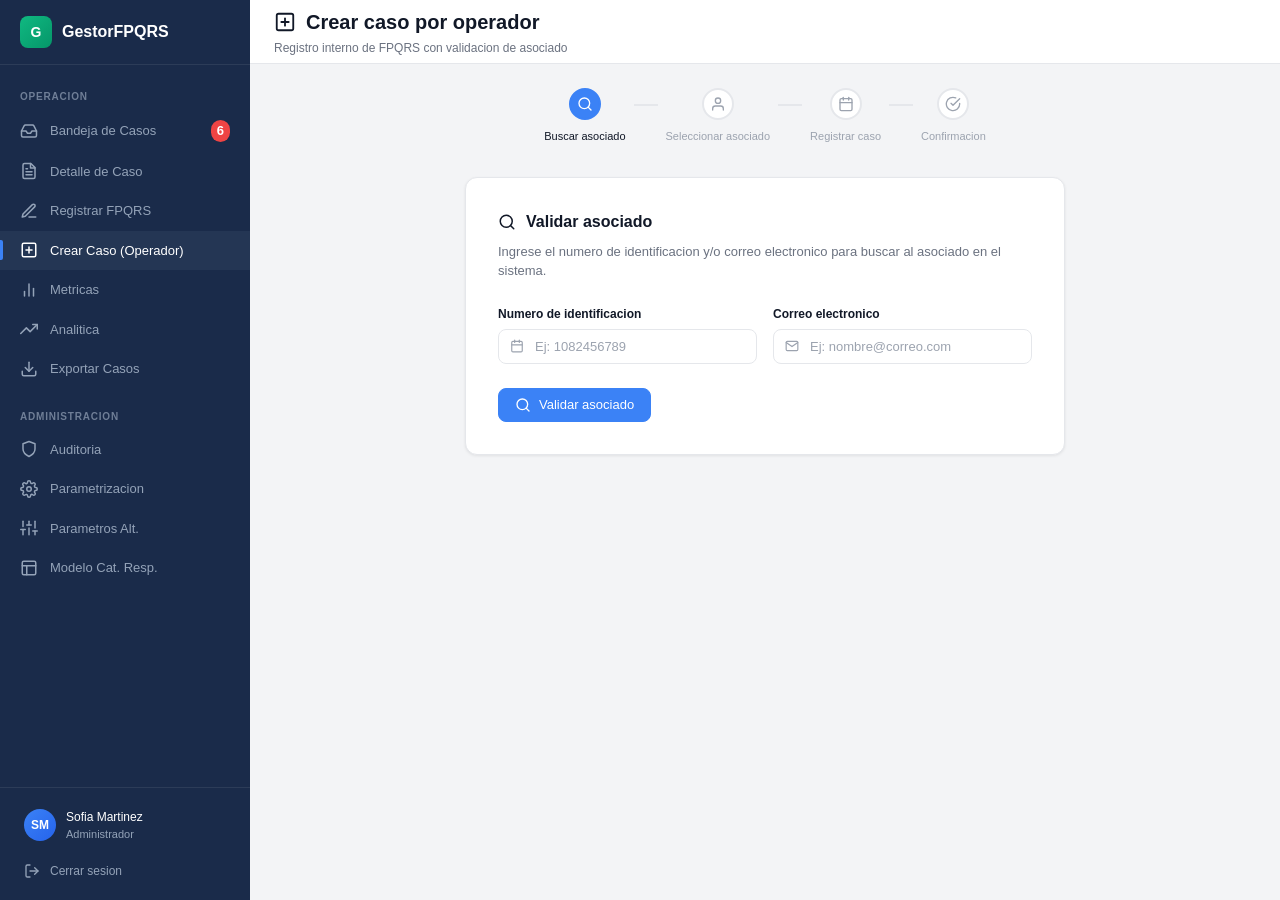
<file: pages/crear-caso.html>
<!DOCTYPE html>
<html lang="es">
<head>
    <meta charset="UTF-8">
    <meta name="viewport" content="width=device-width, initial-scale=1.0">
    <title>Crear Caso (Operador) - GestorFPQRS</title>
    <link rel="stylesheet" href="../css/main.css">
</head>
<body>
    <div class="app-layout">
        <div class="sidebar-overlay" id="sidebarOverlay"></div>
        <button class="sidebar-toggle" id="sidebarToggle">
            <svg xmlns="http://www.w3.org/2000/svg" width="20" height="20" viewBox="0 0 24 24" fill="none" stroke="currentColor" stroke-width="2" stroke-linecap="round" stroke-linejoin="round"><line x1="3" y1="12" x2="21" y2="12"></line><line x1="3" y1="6" x2="21" y2="6"></line><line x1="3" y1="18" x2="21" y2="18"></line></svg>
        </button>
        <aside class="sidebar" id="sidebar"></aside>
        
        <main class="main-content">
            <header class="top-header">
                <div class="page-title-section">
                    <h1 style="display: flex; align-items: center; gap: 10px;">
                        <svg xmlns="http://www.w3.org/2000/svg" width="22" height="22" viewBox="0 0 24 24" fill="none" stroke="currentColor" stroke-width="2" stroke-linecap="round" stroke-linejoin="round"><rect x="3" y="3" width="18" height="18" rx="2" ry="2"></rect><line x1="12" y1="8" x2="12" y2="16"></line><line x1="8" y1="12" x2="16" y2="12"></line></svg>
                        Crear caso por operador
                    </h1>
                    <p>Registro interno de FPQRS con validacion de asociado</p>
                </div>
            </header>
            
            <div class="content-area">
                <!-- Wizard Steps -->
                <div class="wizard-steps">
                    <div class="wizard-step active">
                        <div class="step-circle">
                            <svg xmlns="http://www.w3.org/2000/svg" width="16" height="16" viewBox="0 0 24 24" fill="none" stroke="currentColor" stroke-width="2" stroke-linecap="round" stroke-linejoin="round"><circle cx="11" cy="11" r="8"></circle><line x1="21" y1="21" x2="16.65" y2="16.65"></line></svg>
                        </div>
                        <span class="step-label">Buscar asociado</span>
                    </div>
                    <div class="wizard-step">
                        <div class="step-circle">
                            <svg xmlns="http://www.w3.org/2000/svg" width="16" height="16" viewBox="0 0 24 24" fill="none" stroke="currentColor" stroke-width="2" stroke-linecap="round" stroke-linejoin="round"><path d="M20 21v-2a4 4 0 0 0-4-4H8a4 4 0 0 0-4 4v2"></path><circle cx="12" cy="7" r="4"></circle></svg>
                        </div>
                        <span class="step-label">Seleccionar asociado</span>
                    </div>
                    <div class="wizard-step">
                        <div class="step-circle">
                            <svg xmlns="http://www.w3.org/2000/svg" width="16" height="16" viewBox="0 0 24 24" fill="none" stroke="currentColor" stroke-width="2" stroke-linecap="round" stroke-linejoin="round"><rect x="3" y="4" width="18" height="18" rx="2" ry="2"></rect><line x1="16" y1="2" x2="16" y2="6"></line><line x1="8" y1="2" x2="8" y2="6"></line><line x1="3" y1="10" x2="21" y2="10"></line></svg>
                        </div>
                        <span class="step-label">Registrar caso</span>
                    </div>
                    <div class="wizard-step">
                        <div class="step-circle">
                            <svg xmlns="http://www.w3.org/2000/svg" width="16" height="16" viewBox="0 0 24 24" fill="none" stroke="currentColor" stroke-width="2" stroke-linecap="round" stroke-linejoin="round"><path d="M22 11.08V12a10 10 0 1 1-5.93-9.14"></path><polyline points="22 4 12 14.01 9 11.01"></polyline></svg>
                        </div>
                        <span class="step-label">Confirmacion</span>
                    </div>
                </div>
                
                <!-- Validar Asociado Card -->
                <div class="card" style="max-width: 600px; margin: 0 auto;">
                    <div class="card-body" style="padding: 32px;">
                        <h3 style="display: flex; align-items: center; gap: 10px; margin-bottom: 8px; font-size: 16px;">
                            <svg xmlns="http://www.w3.org/2000/svg" width="18" height="18" viewBox="0 0 24 24" fill="none" stroke="currentColor" stroke-width="2" stroke-linecap="round" stroke-linejoin="round"><circle cx="11" cy="11" r="8"></circle><line x1="21" y1="21" x2="16.65" y2="16.65"></line></svg>
                            Validar asociado
                        </h3>
                        <p style="font-size: 13px; color: var(--text-secondary); margin-bottom: 24px;">Ingrese el numero de identificacion y/o correo electronico para buscar al asociado en el sistema.</p>
                        
                        <div class="form-row">
                            <div class="form-group">
                                <label class="form-label">Numero de identificacion</label>
                                <div class="input-group">
                                    <svg class="input-group-icon" xmlns="http://www.w3.org/2000/svg" width="14" height="14" viewBox="0 0 24 24" fill="none" stroke="currentColor" stroke-width="2" stroke-linecap="round" stroke-linejoin="round"><rect x="3" y="4" width="18" height="18" rx="2" ry="2"></rect><line x1="16" y1="2" x2="16" y2="6"></line><line x1="8" y1="2" x2="8" y2="6"></line><line x1="3" y1="10" x2="21" y2="10"></line></svg>
                                    <input type="text" class="form-control" placeholder="Ej: 1082456789">
                                </div>
                            </div>
                            <div class="form-group">
                                <label class="form-label">Correo electronico</label>
                                <div class="input-group">
                                    <svg class="input-group-icon" xmlns="http://www.w3.org/2000/svg" width="14" height="14" viewBox="0 0 24 24" fill="none" stroke="currentColor" stroke-width="2" stroke-linecap="round" stroke-linejoin="round"><path d="M4 4h16c1.1 0 2 .9 2 2v12c0 1.1-.9 2-2 2H4c-1.1 0-2-.9-2-2V6c0-1.1.9-2 2-2z"></path><polyline points="22,6 12,13 2,6"></polyline></svg>
                                    <input type="email" class="form-control" placeholder="Ej: nombre@correo.com">
                                </div>
                            </div>
                        </div>
                        
                        <button class="btn btn-primary" style="display: flex; align-items: center; gap: 8px; margin-top: 8px;">
                            <svg xmlns="http://www.w3.org/2000/svg" width="16" height="16" viewBox="0 0 24 24" fill="none" stroke="currentColor" stroke-width="2" stroke-linecap="round" stroke-linejoin="round"><circle cx="11" cy="11" r="8"></circle><line x1="21" y1="21" x2="16.65" y2="16.65"></line></svg>
                            Validar asociado
                        </button>
                    </div>
                </div>
            </div>
        </main>
    </div>
    
    <script src="../js/sidebar.js"></script>
    <script src="../js/main.js"></script>
    <script>
        document.addEventListener('DOMContentLoaded', function() {
            SidebarModule.render('crear');
            SidebarModule.setupMobile();
        });
    </script>
</body>
</html>
</file>
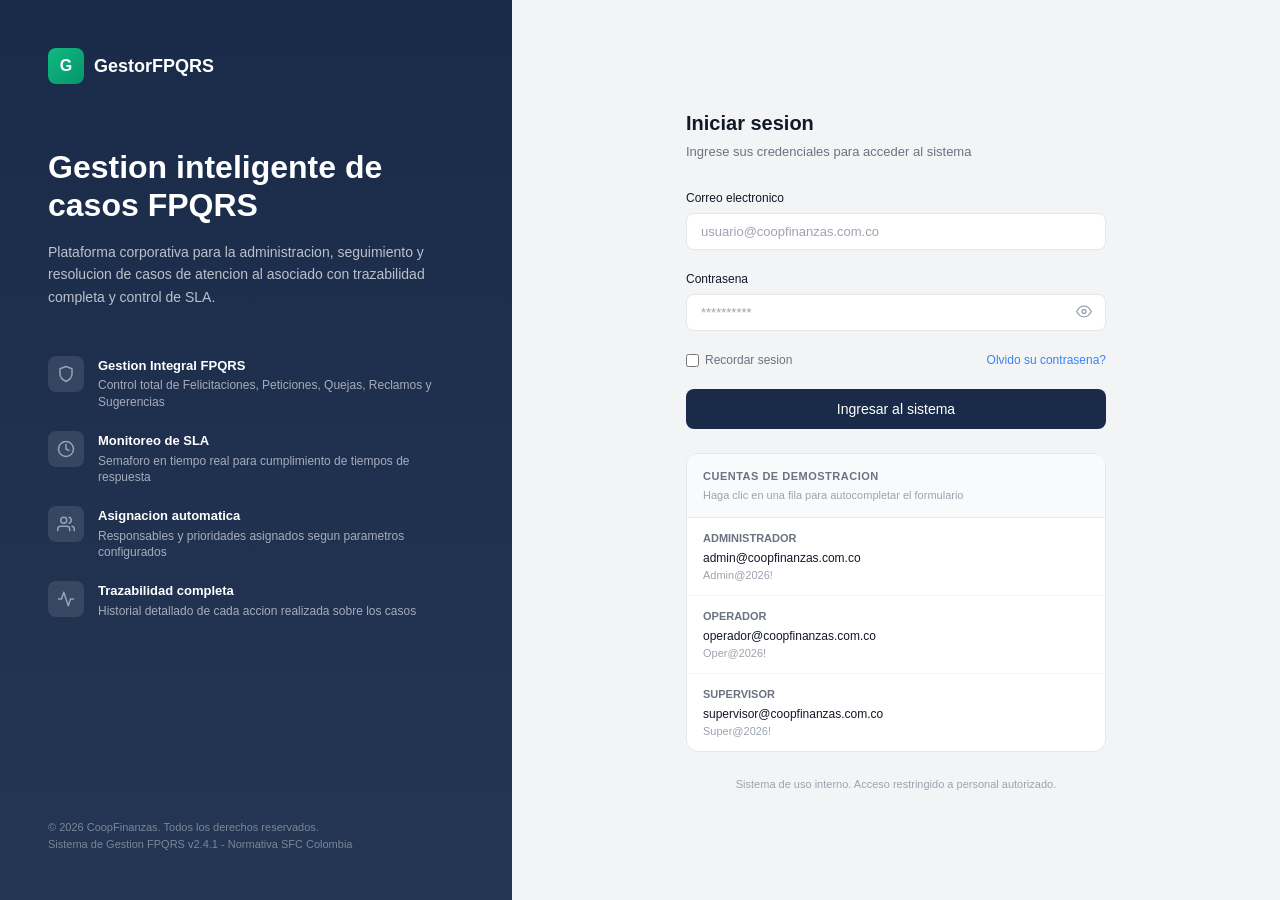
<file: pages/detalle-caso.html>
<!DOCTYPE html>
<html lang="es">
<head>
    <meta charset="UTF-8">
    <meta name="viewport" content="width=device-width, initial-scale=1.0">
    <title>Detalle de Caso - GestorFPQRS</title>
    <link rel="stylesheet" href="../css/main.css">
</head>
<body>
    <div class="app-layout">
        <div class="sidebar-overlay" id="sidebarOverlay"></div>
        <button class="sidebar-toggle" id="sidebarToggle">
            <svg xmlns="http://www.w3.org/2000/svg" width="20" height="20" viewBox="0 0 24 24" fill="none" stroke="currentColor" stroke-width="2" stroke-linecap="round" stroke-linejoin="round"><line x1="3" y1="12" x2="21" y2="12"></line><line x1="3" y1="6" x2="21" y2="6"></line><line x1="3" y1="18" x2="21" y2="18"></line></svg>
        </button>
        <aside class="sidebar" id="sidebar"></aside>
        
        <main class="main-content">
            <header class="top-header">
                <div class="page-title-section">
                    <div class="breadcrumb">
                        <a href="bandeja-casos.html">Bandeja de Casos</a>
                        <span>/</span>
                        <span id="bc-id">Cargando...</span>
                    </div>
                    <div style="display: flex; align-items: center; gap: 12px;">
                        <h1 id="hd-id" style="margin: 0;">Cargando...</h1>
                        <div id="hd-badges" style="display: flex; gap: 8px;"></div>
                    </div>
                    <p id="hd-subtitle" style="margin-top: 4px;">Cargando...</p>
                </div>
                <div class="header-actions">
                    <button class="btn btn-secondary btn-sm" id="btn-open-reasignar-top">
                        <svg xmlns="http://www.w3.org/2000/svg" width="14" height="14" viewBox="0 0 24 24" fill="none" stroke="currentColor" stroke-width="2" stroke-linecap="round" stroke-linejoin="round"><path d="M17 21v-2a4 4 0 0 0-4-4H5a4 4 0 0 0-4 4v2"></path><circle cx="9" cy="7" r="4"></circle><path d="M23 21v-2a4 4 0 0 0-3-3.87"></path><path d="M16 3.13a4 4 0 0 1 0 7.75"></path></svg>
                        Reasignar
                    </button>
                </div>
            </header>
            
            <div class="content-area">
                <!-- Alert -->
                <div class="alert alert-danger" id="alert-container" style="margin-bottom: 20px; display: none;">
                    <svg xmlns="http://www.w3.org/2000/svg" width="18" height="18" viewBox="0 0 24 24" fill="none" stroke="currentColor" stroke-width="2" stroke-linecap="round" stroke-linejoin="round"><path d="M10.29 3.86L1.82 18a2 2 0 0 0 1.71 3h16.94a2 2 0 0 0 1.71-3L13.71 3.86a2 2 0 0 0-3.42 0z"></path><line x1="12" y1="9" x2="12" y2="13"></line><line x1="12" y1="17" x2="12.01" y2="17"></line></svg>
                    <div>
                        <strong>SLA vencido - Atencion urgente requerida</strong><br>
                        <span style="font-size: 12px;">La fecha limite de respuesta fue 05/05/2026 03:00. Este caso requiere accion inmediata.</span>
                    </div>
                </div>
                
                <div style="display: grid; grid-template-columns: 1fr 320px; gap: 20px;">
                    <!-- Left Column -->
                    <div>
                        <!-- Datos del Asociado -->
                        <div class="card" style="margin-bottom: 20px;">
                            <div class="card-header">
                                <h3 style="display: flex; align-items: center; gap: 8px;">
                                    <svg xmlns="http://www.w3.org/2000/svg" width="16" height="16" viewBox="0 0 24 24" fill="none" stroke="currentColor" stroke-width="2" stroke-linecap="round" stroke-linejoin="round"><path d="M20 21v-2a4 4 0 0 0-4-4H8a4 4 0 0 0-4 4v2"></path><circle cx="12" cy="7" r="4"></circle></svg>
                                    Datos del Asociado
                                </h3>
                            </div>
                            <div class="card-body" id="datos-asociado">
                            </div>
                        </div>
                        
                        <!-- Datos del Caso -->
                        <div class="card" style="margin-bottom: 20px;">
                            <div class="card-header">
                                <h3 style="display: flex; align-items: center; gap: 8px;">
                                    <svg xmlns="http://www.w3.org/2000/svg" width="16" height="16" viewBox="0 0 24 24" fill="none" stroke="currentColor" stroke-width="2" stroke-linecap="round" stroke-linejoin="round"><path d="M14 2H6a2 2 0 0 0-2 2v16a2 2 0 0 0 2 2h12a2 2 0 0 0 2-2V8z"></path><polyline points="14 2 14 8 20 8"></polyline></svg>
                                    Datos del Caso
                                </h3>
                            </div>
                            <div class="card-body" id="datos-caso">
                            </div>
                        </div>
                        
                        <!-- Tabs Section -->
                        <div class="card">
                            <div class="card-body" data-tabs>
                                <div class="tabs-nav">
                                    <button class="tab-btn active" data-tab="descripcion">Descripcion</button>
                                    <button class="tab-btn" data-tab="comentarios">
                                        Comentarios <span style="background: var(--border-color); padding: 1px 6px; border-radius: 10px; font-size: 10px; margin-left: 4px;">3</span>
                                    </button>
                                    <button class="tab-btn" data-tab="adjuntos">
                                        Adjuntos <span style="background: var(--border-color); padding: 1px 6px; border-radius: 10px; font-size: 10px; margin-left: 4px;">3</span>
                                    </button>
                                    <button class="tab-btn" data-tab="historial">
                                        Historial <span style="background: var(--border-color); padding: 1px 6px; border-radius: 10px; font-size: 10px; margin-left: 4px;">11</span>
                                    </button>
                                    <button class="tab-btn" data-tab="respuestas">Respuestas</button>
                                </div>
                                
                                <div class="tab-content active" id="tab-descripcion" data-tab-content="descripcion">
                                    <p>Cargando...</p>
                                </div>
                                
                                <div class="tab-content" id="tab-comentarios" data-tab-content="comentarios">
                                    <p style="font-size: 13px; color: var(--text-muted);">Sin comentarios registrados</p>
                                </div>
                                
                                <div class="tab-content" id="tab-adjuntos" data-tab-content="adjuntos">
                                    <p style="font-size: 13px; color: var(--text-muted);">Sin archivos adjuntos</p>
                                </div>
                                
                                <div class="tab-content" id="tab-historial" data-tab-content="historial">
                                    <p style="font-size: 13px; color: var(--text-muted);">Cargando...</p>
                                </div>
                                
                                <div class="tab-content" data-tab-content="respuestas">
                                    <p style="font-size: 13px; color: var(--text-muted);">Sin respuestas registradas</p>
                                </div>
                            </div>
                        </div>
                    </div>
                    
                    <!-- Right Column - Actions -->
                    <div>
                        <!-- Estado Actual -->
                        <div class="card" style="margin-bottom: 16px;">
                            <div class="card-body" id="estado-actual">
                            </div>
                        </div>
                        
                        <!-- Cambiar estado -->
                        <div class="card" style="margin-bottom: 16px;">
                            <div class="card-body">
                                <h4 style="font-size: 12px; font-weight: 600; margin-bottom: 10px; display: flex; align-items: center; gap: 6px;">
                                    <svg xmlns="http://www.w3.org/2000/svg" width="14" height="14" viewBox="0 0 24 24" fill="none" stroke="currentColor" stroke-width="2" stroke-linecap="round" stroke-linejoin="round"><circle cx="12" cy="12" r="3"></circle><path d="M19.4 15a1.65 1.65 0 0 0 .33 1.82l.06.06a2 2 0 0 1 0 2.83 2 2 0 0 1-2.83 0l-.06-.06a1.65 1.65 0 0 0-1.82-.33 1.65 1.65 0 0 0-1 1.51V21a2 2 0 0 1-2 2 2 2 0 0 1-2-2v-.09A1.65 1.65 0 0 0 9 19.4a1.65 1.65 0 0 0-1.82.33l-.06.06a2 2 0 0 1-2.83 0 2 2 0 0 1 0-2.83l.06-.06A1.65 1.65 0 0 0 4.68 15a1.65 1.65 0 0 0-1.51-1H3a2 2 0 0 1-2-2 2 2 0 0 1 2-2h.09A1.65 1.65 0 0 0 4.6 9a1.65 1.65 0 0 0-.33-1.82l-.06-.06a2 2 0 0 1 0-2.83 2 2 0 0 1 2.83 0l.06.06A1.65 1.65 0 0 0 9 4.68a1.65 1.65 0 0 0 1-1.51V3a2 2 0 0 1 2-2 2 2 0 0 1 2 2v.09a1.65 1.65 0 0 0 1 1.51 1.65 1.65 0 0 0 1.82-.33l.06-.06a2 2 0 0 1 2.83 0 2 2 0 0 1 0 2.83l-.06.06A1.65 1.65 0 0 0 19.4 9a1.65 1.65 0 0 0 1.51 1H21a2 2 0 0 1 2 2 2 2 0 0 1-2 2h-.09a1.65 1.65 0 0 0-1.51 1z"></path></svg>
                                    Cambiar estado
                                </h4>
                                <select class="form-control" id="select-estado">
                                    <option value="Radicado">Radicado</option>
                                    <option value="Asignado">Asignado</option>
                                    <option value="En Gestión">En Gestión</option>
                                    <option value="Pendiente de Información">Pendiente de Información</option>
                                    <option value="Respondido">Respondido</option>
                                    <option value="Cerrado">Cerrado</option>
                                </select>
                            </div>
                        </div>
                        
                        <!-- Cambiar prioridad -->
                        <div class="card" style="margin-bottom: 16px;">
                            <div class="card-body">
                                <h4 style="font-size: 12px; font-weight: 600; margin-bottom: 8px; display: flex; align-items: center; gap: 6px;">
                                    <svg xmlns="http://www.w3.org/2000/svg" width="14" height="14" viewBox="0 0 24 24" fill="none" stroke="currentColor" stroke-width="2" stroke-linecap="round" stroke-linejoin="round"><path d="M10.29 3.86L1.82 18a2 2 0 0 0 1.71 3h16.94a2 2 0 0 0 1.71-3L13.71 3.86a2 2 0 0 0-3.42 0z"></path><line x1="12" y1="9" x2="12" y2="13"></line><line x1="12" y1="17" x2="12.01" y2="17"></line></svg>
                                    Cambiar prioridad
                                </h4>
                                <p style="font-size: 11px; color: var(--text-muted); margin-bottom: 10px;">Solo se muestran las prioridades permitidas para esta categoria. El SLA se recalcula automaticamente.</p>
                                <select class="form-control" id="select-prioridad" style="background: var(--warning-light); border-color: var(--warning);">
                                </select>
                            </div>
                        </div>
                        
                        <!-- Reasignar caso -->
                        <div class="card" style="margin-bottom: 16px;">
                            <div class="card-body">
                                <h4 style="font-size: 12px; font-weight: 600; margin-bottom: 8px; display: flex; align-items: center; gap: 6px;">
                                    <svg xmlns="http://www.w3.org/2000/svg" width="14" height="14" viewBox="0 0 24 24" fill="none" stroke="currentColor" stroke-width="2" stroke-linecap="round" stroke-linejoin="round"><path d="M17 21v-2a4 4 0 0 0-4-4H5a4 4 0 0 0-4 4v2"></path><circle cx="9" cy="7" r="4"></circle><path d="M23 21v-2a4 4 0 0 0-3-3.87"></path><path d="M16 3.13a4 4 0 0 1 0 7.75"></path></svg>
                                    Reasignar caso
                                </h4>
                                <p style="font-size: 11px; color: var(--text-muted); margin-bottom: 10px;">Transfiera este caso a otro operador. El cambio quedara registrado en la trazabilidad.</p>
                                <div style="display: flex; align-items: center; gap: 8px; padding: 10px; border: 1px solid var(--border-color); border-radius: var(--radius-md); background: white;">
                                    <span style="font-size: 12px; color: var(--text-secondary);">Responsable:</span>
                                    <span style="font-size: 13px; font-weight: 500;">Rodrigo Esteban</span>
                                    <button id="btn-open-reasignar-side" style="margin-left: auto; background: none; border: none; color: var(--text-muted); cursor: pointer;">
                                        <svg xmlns="http://www.w3.org/2000/svg" width="14" height="14" viewBox="0 0 24 24" fill="none" stroke="currentColor" stroke-width="2" stroke-linecap="round" stroke-linejoin="round"><path d="M17 21v-2a4 4 0 0 0-4-4H5a4 4 0 0 0-4 4v2"></path><circle cx="9" cy="7" r="4"></circle><path d="M23 21v-2a4 4 0 0 0-3-3.87"></path><path d="M16 3.13a4 4 0 0 1 0 7.75"></path></svg>
                                    </button>
                                </div>
                            </div>
                        </div>
                        
                        <!-- Registrar observacion -->
                        <div class="card" style="margin-bottom: 16px;">
                            <div class="card-body">
                                <h4 style="font-size: 12px; font-weight: 600; margin-bottom: 10px; display: flex; align-items: center; gap: 6px;">
                                    <svg xmlns="http://www.w3.org/2000/svg" width="14" height="14" viewBox="0 0 24 24" fill="none" stroke="currentColor" stroke-width="2" stroke-linecap="round" stroke-linejoin="round"><path d="M11 4H4a2 2 0 0 0-2 2v14a2 2 0 0 0 2 2h14a2 2 0 0 0 2-2v-7"></path><path d="M18.5 2.5a2.121 2.121 0 0 1 3 3L12 15l-4 1 1-4 9.5-9.5z"></path></svg>
                                    Registrar observacion
                                </h4>
                                <textarea class="form-control" rows="3" placeholder="Escriba su observacion interna o respuesta al asociado..."></textarea>
                                <label class="custom-checkbox" style="margin-top: 12px;">
                                    <input type="checkbox">
                                    <span>Notificar esta respuesta al asociado</span>
                                </label>
                                <button class="btn btn-primary w-100" style="margin-top: 12px;">Registrar observacion</button>
                            </div>
                        </div>
                        
                        <!-- Acciones Finales -->
                        <div class="card">
                            <div class="card-body">
                                <h4 style="font-size: 10px; text-transform: uppercase; letter-spacing: 0.5px; color: var(--text-muted); margin-bottom: 12px;">ACCIONES FINALES</h4>
                                <button class="btn btn-success w-100" id="btn-cerrar-caso" style="display: flex; align-items: center; justify-content: center; gap: 8px;">
                                    <svg xmlns="http://www.w3.org/2000/svg" width="16" height="16" viewBox="0 0 24 24" fill="none" stroke="currentColor" stroke-width="2" stroke-linecap="round" stroke-linejoin="round"><path d="M14 2H6a2 2 0 0 0-2 2v16a2 2 0 0 0 2 2h12a2 2 0 0 0 2-2V8z"></path><polyline points="14 2 14 8 20 8"></polyline></svg>
                                    Cerrar caso
                                </button>
                            </div>
                        </div>
                    </div>
                </div>
            </div>
        </main>
    </div>

    <!-- Modal Reasignar -->
    <div class="modal-overlay" id="modal-reasignar">
        <div class="modal-content" style="max-width: 500px; width: 90%;">
            <div class="modal-header">
                <h3>Reasignar Caso</h3>
                <p id="modal-reasig-subtitle">Transfiera la responsabilidad a otro operador activo</p>
                <button class="modal-close">&times;</button>
            </div>
            <div class="modal-body">
                <div style="display:flex; gap:10px; margin-bottom:15px; align-items:center;">
                    <svg xmlns="http://www.w3.org/2000/svg" width="20" height="20" fill="none" stroke="currentColor" stroke-width="2" viewBox="0 0 24 24"><path d="M20 21v-2a4 4 0 0 0-4-4H8a4 4 0 0 0-4 4v2"></path><circle cx="12" cy="7" r="4"></circle></svg>
                    <div>
                    <span style="font-size:10px; color:var(--text-muted); font-weight: bold;">RESPONSABLE ACTUAL</span><br>
                    <strong id="modal-reasig-current" style="font-size: 14px;">Cargando...</strong>
                    </div>
                </div>
                
                <div class="form-group" style="margin-bottom: 15px;">
                    <label class="form-label" style="font-size: 13px;">Nuevo operador responsable <span class="required">*</span></label>
                    <select class="form-control" id="select-nuevo-operador">
                        <option value="">Seleccionar nuevo responsable...</option>
                    </select>
                </div>
                
                <div class="form-group" style="margin-bottom: 15px;">
                    <label class="form-label" style="font-size: 13px;">Comentario de reasignación <span style="font-size:11px; font-weight:normal; color:var(--text-muted);">(opcional)</span></label>
                    <textarea class="form-control" id="txt-reasignar-comentario" rows="3" placeholder="Ej: Operador actual se encuentra en vacaciones. Se transfiere al área de operaciones para gestión inmediata..."></textarea>
                </div>
                
                <div class="alert alert-info" style="margin-bottom: 20px; font-size: 12px;">
                    <svg xmlns="http://www.w3.org/2000/svg" width="16" height="16" viewBox="0 0 24 24" fill="none" stroke="currentColor" stroke-width="2" stroke-linecap="round" stroke-linejoin="round"><path d="M4 4h16c1.1 0 2 .9 2 2v12c0 1.1-.9 2-2 2H4c-1.1 0-2-.9-2-2V6c0-1.1.9-2 2-2z"></path><polyline points="22,6 12,13 2,6"></polyline></svg>
                    <div>
                        <strong>Notificación automática al nuevo responsable</strong><br>
                        <span>Al confirmar, se enviará un correo de alerta detallando el radicado, el estado y descripción a la bandeja del operador.</span>
                    </div>
                </div>
                
                <div style="display:flex; justify-content:flex-end; gap:10px; margin-top: 20px;">
                    <button class="btn btn-secondary modal-close-btn" style="padding: 8px 16px;">Cancelar</button>
                    <button class="btn btn-primary" id="btn-confirmar-reasignar" style="padding: 8px 16px;">Confirmar reasignación</button>
                </div>
            </div>
        </div>
    </div>
    
    <script src="../js/store.js"></script>
    <script src="../js/sidebar.js"></script>
    <script src="../js/main.js"></script>
    <script src="../js/app-detalle.js"></script>
    <script>
        document.addEventListener('DOMContentLoaded', function() {
            SidebarModule.render('detalle');
            SidebarModule.setupMobile();
        });
    </script>
</body>
</html>
</file>
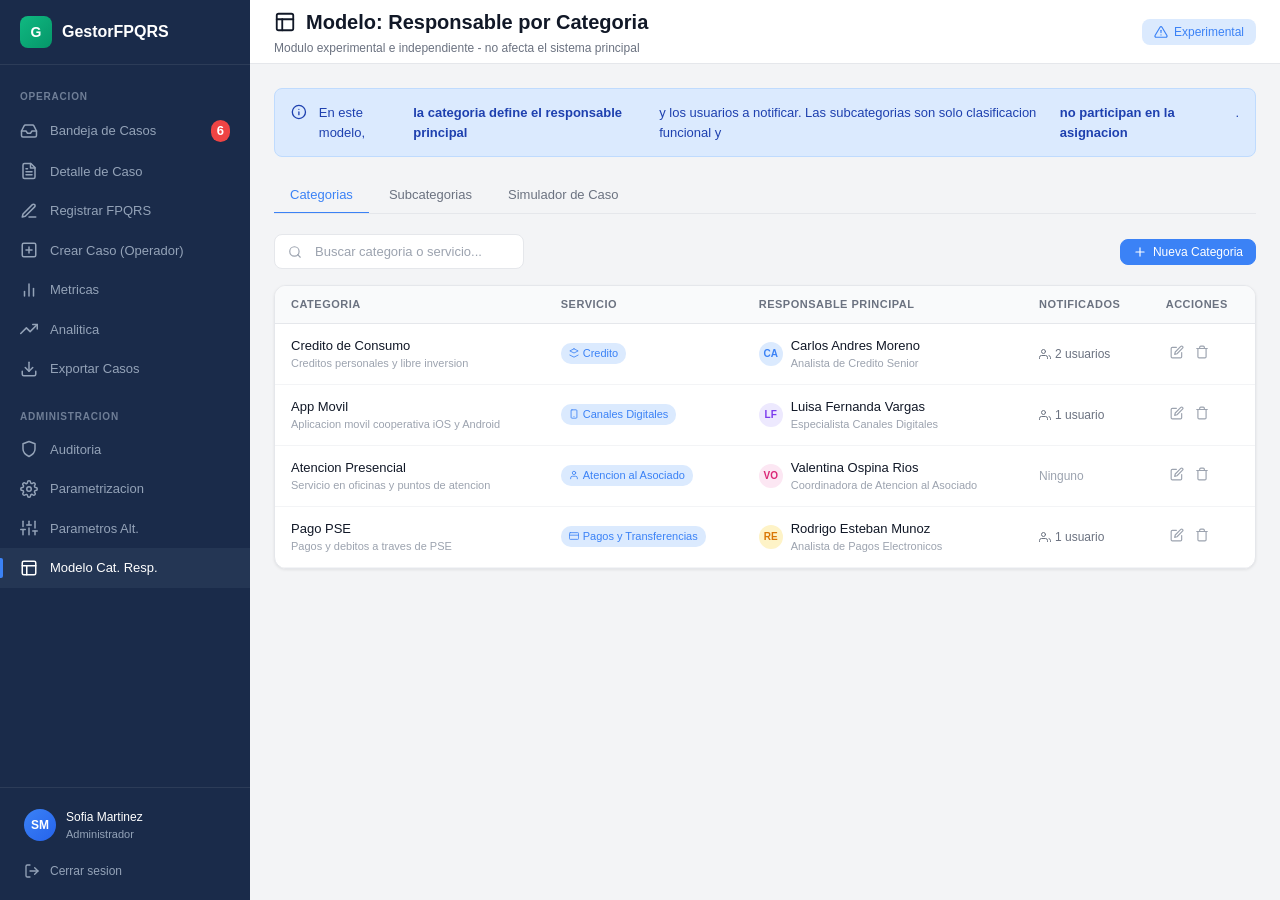
<file: pages/modelo-categoria.html>
<!DOCTYPE html>
<html lang="es">
<head>
    <meta charset="UTF-8">
    <meta name="viewport" content="width=device-width, initial-scale=1.0">
    <title>Modelo Categoria Responsable - GestorFPQRS</title>
    <link rel="stylesheet" href="../css/main.css">
</head>
<body>
    <div class="app-layout">
        <div class="sidebar-overlay" id="sidebarOverlay"></div>
        <button class="sidebar-toggle" id="sidebarToggle">
            <svg xmlns="http://www.w3.org/2000/svg" width="20" height="20" viewBox="0 0 24 24" fill="none" stroke="currentColor" stroke-width="2" stroke-linecap="round" stroke-linejoin="round"><line x1="3" y1="12" x2="21" y2="12"></line><line x1="3" y1="6" x2="21" y2="6"></line><line x1="3" y1="18" x2="21" y2="18"></line></svg>
        </button>
        <aside class="sidebar" id="sidebar"></aside>
        
        <main class="main-content">
            <header class="top-header">
                <div class="page-title-section">
                    <h1 style="display: flex; align-items: center; gap: 10px;">
                        <svg xmlns="http://www.w3.org/2000/svg" width="22" height="22" viewBox="0 0 24 24" fill="none" stroke="currentColor" stroke-width="2" stroke-linecap="round" stroke-linejoin="round"><rect x="3" y="3" width="18" height="18" rx="2" ry="2"></rect><line x1="3" y1="9" x2="21" y2="9"></line><line x1="9" y1="21" x2="9" y2="9"></line></svg>
                        Modelo: Responsable por Categoria
                    </h1>
                    <p>Modulo experimental e independiente - no afecta el sistema principal</p>
                </div>
                <div class="header-actions">
                    <span style="background: var(--primary-light); color: var(--primary); padding: 4px 12px; border-radius: var(--radius-md); font-size: 12px; display: flex; align-items: center; gap: 6px;">
                        <svg xmlns="http://www.w3.org/2000/svg" width="14" height="14" viewBox="0 0 24 24" fill="none" stroke="currentColor" stroke-width="2" stroke-linecap="round" stroke-linejoin="round"><path d="M10.29 3.86L1.82 18a2 2 0 0 0 1.71 3h16.94a2 2 0 0 0 1.71-3L13.71 3.86a2 2 0 0 0-3.42 0z"></path><line x1="12" y1="9" x2="12" y2="13"></line><line x1="12" y1="17" x2="12.01" y2="17"></line></svg>
                        Experimental
                    </span>
                </div>
            </header>
            
            <div class="content-area">
                <!-- Info Alert -->
                <div class="alert alert-info" style="margin-bottom: 20px;">
                    <svg xmlns="http://www.w3.org/2000/svg" width="18" height="18" viewBox="0 0 24 24" fill="none" stroke="currentColor" stroke-width="2" stroke-linecap="round" stroke-linejoin="round"><circle cx="12" cy="12" r="10"></circle><line x1="12" y1="16" x2="12" y2="12"></line><line x1="12" y1="8" x2="12.01" y2="8"></line></svg>
                    En este modelo, <strong>la categoria define el responsable principal</strong> y los usuarios a notificar. Las subcategorias son solo clasificacion funcional y <strong>no participan en la asignacion</strong>.
                </div>
                
                <!-- Tabs -->
                <div class="tabs-nav" style="margin-bottom: 20px;">
                    <button class="tab-btn active" data-tab="categorias">Categorias</button>
                    <button class="tab-btn" data-tab="subcategorias">Subcategorias</button>
                    <button class="tab-btn" data-tab="simulador">Simulador de Caso</button>
                </div>
                
                <!-- Search and Add -->
                <div style="display: flex; justify-content: space-between; align-items: center; margin-bottom: 16px;">
                    <div class="search-bar" style="max-width: 350px;">
                        <svg class="search-icon" xmlns="http://www.w3.org/2000/svg" width="14" height="14" viewBox="0 0 24 24" fill="none" stroke="currentColor" stroke-width="2" stroke-linecap="round" stroke-linejoin="round"><circle cx="11" cy="11" r="8"></circle><line x1="21" y1="21" x2="16.65" y2="16.65"></line></svg>
                        <input type="text" class="form-control" placeholder="Buscar categoria o servicio...">
                    </div>
                    <button class="btn btn-primary btn-sm" style="display: flex; align-items: center; gap: 6px;">
                        <svg xmlns="http://www.w3.org/2000/svg" width="14" height="14" viewBox="0 0 24 24" fill="none" stroke="currentColor" stroke-width="2" stroke-linecap="round" stroke-linejoin="round"><line x1="12" y1="5" x2="12" y2="19"></line><line x1="5" y1="12" x2="19" y2="12"></line></svg>
                        Nueva Categoria
                    </button>
                </div>
                
                <!-- Table -->
                <div class="card">
                    <div class="table-container">
                        <table class="data-table">
                            <thead>
                                <tr>
                                    <th>Categoria</th>
                                    <th>Servicio</th>
                                    <th>Responsable Principal</th>
                                    <th>Notificados</th>
                                    <th>Acciones</th>
                                </tr>
                            </thead>
                            <tbody>
                                <tr>
                                    <td>
                                        <div style="font-weight: 500;">Credito de Consumo</div>
                                        <div style="font-size: 11px; color: var(--text-muted);">Creditos personales y libre inversion</div>
                                    </td>
                                    <td>
                                        <span style="display: inline-flex; align-items: center; gap: 4px; background: var(--primary-light); color: var(--primary); padding: 2px 8px; border-radius: 10px; font-size: 11px;">
                                            <svg xmlns="http://www.w3.org/2000/svg" width="10" height="10" viewBox="0 0 24 24" fill="none" stroke="currentColor" stroke-width="2" stroke-linecap="round" stroke-linejoin="round"><path d="M12 2L2 7l10 5 10-5-10-5z"></path><path d="M2 17l10 5 10-5"></path></svg>
                                            Credito
                                        </span>
                                    </td>
                                    <td>
                                        <div style="display: flex; align-items: center; gap: 8px;">
                                            <span style="width: 24px; height: 24px; border-radius: 50%; background: var(--primary-light); color: var(--primary); display: flex; align-items: center; justify-content: center; font-size: 10px; font-weight: 600;">CA</span>
                                            <div>
                                                <div style="font-size: 13px; font-weight: 500;">Carlos Andres Moreno</div>
                                                <div style="font-size: 11px; color: var(--text-muted);">Analista de Credito Senior</div>
                                            </div>
                                        </div>
                                    </td>
                                    <td>
                                        <div style="display: flex; align-items: center; gap: 4px; font-size: 12px; color: var(--text-secondary);">
                                            <svg xmlns="http://www.w3.org/2000/svg" width="12" height="12" viewBox="0 0 24 24" fill="none" stroke="currentColor" stroke-width="2" stroke-linecap="round" stroke-linejoin="round"><path d="M17 21v-2a4 4 0 0 0-4-4H5a4 4 0 0 0-4 4v2"></path><circle cx="9" cy="7" r="4"></circle><path d="M23 21v-2a4 4 0 0 0-3-3.87"></path></svg>
                                            2 usuarios
                                        </div>
                                    </td>
                                    <td>
                                        <button style="background: none; border: none; color: var(--text-muted); cursor: pointer; padding: 4px;">
                                            <svg xmlns="http://www.w3.org/2000/svg" width="14" height="14" viewBox="0 0 24 24" fill="none" stroke="currentColor" stroke-width="2" stroke-linecap="round" stroke-linejoin="round"><path d="M11 4H4a2 2 0 0 0-2 2v14a2 2 0 0 0 2 2h14a2 2 0 0 0 2-2v-7"></path><path d="M18.5 2.5a2.121 2.121 0 0 1 3 3L12 15l-4 1 1-4 9.5-9.5z"></path></svg>
                                        </button>
                                        <button style="background: none; border: none; color: var(--text-muted); cursor: pointer; padding: 4px;">
                                            <svg xmlns="http://www.w3.org/2000/svg" width="14" height="14" viewBox="0 0 24 24" fill="none" stroke="currentColor" stroke-width="2" stroke-linecap="round" stroke-linejoin="round"><polyline points="3 6 5 6 21 6"></polyline><path d="M19 6v14a2 2 0 0 1-2 2H7a2 2 0 0 1-2-2V6m3 0V4a2 2 0 0 1 2-2h4a2 2 0 0 1 2 2v2"></path></svg>
                                        </button>
                                    </td>
                                </tr>
                                <tr>
                                    <td>
                                        <div style="font-weight: 500;">App Movil</div>
                                        <div style="font-size: 11px; color: var(--text-muted);">Aplicacion movil cooperativa iOS y Android</div>
                                    </td>
                                    <td>
                                        <span style="display: inline-flex; align-items: center; gap: 4px; background: var(--primary-light); color: var(--primary); padding: 2px 8px; border-radius: 10px; font-size: 11px;">
                                            <svg xmlns="http://www.w3.org/2000/svg" width="10" height="10" viewBox="0 0 24 24" fill="none" stroke="currentColor" stroke-width="2" stroke-linecap="round" stroke-linejoin="round"><rect x="5" y="2" width="14" height="20" rx="2" ry="2"></rect><line x1="12" y1="18" x2="12.01" y2="18"></line></svg>
                                            Canales Digitales
                                        </span>
                                    </td>
                                    <td>
                                        <div style="display: flex; align-items: center; gap: 8px;">
                                            <span style="width: 24px; height: 24px; border-radius: 50%; background: #ede9fe; color: #7c3aed; display: flex; align-items: center; justify-content: center; font-size: 10px; font-weight: 600;">LF</span>
                                            <div>
                                                <div style="font-size: 13px; font-weight: 500;">Luisa Fernanda Vargas</div>
                                                <div style="font-size: 11px; color: var(--text-muted);">Especialista Canales Digitales</div>
                                            </div>
                                        </div>
                                    </td>
                                    <td>
                                        <div style="display: flex; align-items: center; gap: 4px; font-size: 12px; color: var(--text-secondary);">
                                            <svg xmlns="http://www.w3.org/2000/svg" width="12" height="12" viewBox="0 0 24 24" fill="none" stroke="currentColor" stroke-width="2" stroke-linecap="round" stroke-linejoin="round"><path d="M17 21v-2a4 4 0 0 0-4-4H5a4 4 0 0 0-4 4v2"></path><circle cx="9" cy="7" r="4"></circle><path d="M23 21v-2a4 4 0 0 0-3-3.87"></path></svg>
                                            1 usuario
                                        </div>
                                    </td>
                                    <td>
                                        <button style="background: none; border: none; color: var(--text-muted); cursor: pointer; padding: 4px;">
                                            <svg xmlns="http://www.w3.org/2000/svg" width="14" height="14" viewBox="0 0 24 24" fill="none" stroke="currentColor" stroke-width="2" stroke-linecap="round" stroke-linejoin="round"><path d="M11 4H4a2 2 0 0 0-2 2v14a2 2 0 0 0 2 2h14a2 2 0 0 0 2-2v-7"></path><path d="M18.5 2.5a2.121 2.121 0 0 1 3 3L12 15l-4 1 1-4 9.5-9.5z"></path></svg>
                                        </button>
                                        <button style="background: none; border: none; color: var(--text-muted); cursor: pointer; padding: 4px;">
                                            <svg xmlns="http://www.w3.org/2000/svg" width="14" height="14" viewBox="0 0 24 24" fill="none" stroke="currentColor" stroke-width="2" stroke-linecap="round" stroke-linejoin="round"><polyline points="3 6 5 6 21 6"></polyline><path d="M19 6v14a2 2 0 0 1-2 2H7a2 2 0 0 1-2-2V6m3 0V4a2 2 0 0 1 2-2h4a2 2 0 0 1 2 2v2"></path></svg>
                                        </button>
                                    </td>
                                </tr>
                                <tr>
                                    <td>
                                        <div style="font-weight: 500;">Atencion Presencial</div>
                                        <div style="font-size: 11px; color: var(--text-muted);">Servicio en oficinas y puntos de atencion</div>
                                    </td>
                                    <td>
                                        <span style="display: inline-flex; align-items: center; gap: 4px; background: var(--primary-light); color: var(--primary); padding: 2px 8px; border-radius: 10px; font-size: 11px;">
                                            <svg xmlns="http://www.w3.org/2000/svg" width="10" height="10" viewBox="0 0 24 24" fill="none" stroke="currentColor" stroke-width="2" stroke-linecap="round" stroke-linejoin="round"><path d="M20 21v-2a4 4 0 0 0-4-4H8a4 4 0 0 0-4 4v2"></path><circle cx="12" cy="7" r="4"></circle></svg>
                                            Atencion al Asociado
                                        </span>
                                    </td>
                                    <td>
                                        <div style="display: flex; align-items: center; gap: 8px;">
                                            <span style="width: 24px; height: 24px; border-radius: 50%; background: #fce7f3; color: #db2777; display: flex; align-items: center; justify-content: center; font-size: 10px; font-weight: 600;">VO</span>
                                            <div>
                                                <div style="font-size: 13px; font-weight: 500;">Valentina Ospina Rios</div>
                                                <div style="font-size: 11px; color: var(--text-muted);">Coordinadora de Atencion al Asociado</div>
                                            </div>
                                        </div>
                                    </td>
                                    <td>
                                        <div style="font-size: 12px; color: var(--text-muted);">Ninguno</div>
                                    </td>
                                    <td>
                                        <button style="background: none; border: none; color: var(--text-muted); cursor: pointer; padding: 4px;">
                                            <svg xmlns="http://www.w3.org/2000/svg" width="14" height="14" viewBox="0 0 24 24" fill="none" stroke="currentColor" stroke-width="2" stroke-linecap="round" stroke-linejoin="round"><path d="M11 4H4a2 2 0 0 0-2 2v14a2 2 0 0 0 2 2h14a2 2 0 0 0 2-2v-7"></path><path d="M18.5 2.5a2.121 2.121 0 0 1 3 3L12 15l-4 1 1-4 9.5-9.5z"></path></svg>
                                        </button>
                                        <button style="background: none; border: none; color: var(--text-muted); cursor: pointer; padding: 4px;">
                                            <svg xmlns="http://www.w3.org/2000/svg" width="14" height="14" viewBox="0 0 24 24" fill="none" stroke="currentColor" stroke-width="2" stroke-linecap="round" stroke-linejoin="round"><polyline points="3 6 5 6 21 6"></polyline><path d="M19 6v14a2 2 0 0 1-2 2H7a2 2 0 0 1-2-2V6m3 0V4a2 2 0 0 1 2-2h4a2 2 0 0 1 2 2v2"></path></svg>
                                        </button>
                                    </td>
                                </tr>
                                <tr>
                                    <td>
                                        <div style="font-weight: 500;">Pago PSE</div>
                                        <div style="font-size: 11px; color: var(--text-muted);">Pagos y debitos a traves de PSE</div>
                                    </td>
                                    <td>
                                        <span style="display: inline-flex; align-items: center; gap: 4px; background: var(--primary-light); color: var(--primary); padding: 2px 8px; border-radius: 10px; font-size: 11px;">
                                            <svg xmlns="http://www.w3.org/2000/svg" width="10" height="10" viewBox="0 0 24 24" fill="none" stroke="currentColor" stroke-width="2" stroke-linecap="round" stroke-linejoin="round"><rect x="1" y="4" width="22" height="16" rx="2" ry="2"></rect><line x1="1" y1="10" x2="23" y2="10"></line></svg>
                                            Pagos y Transferencias
                                        </span>
                                    </td>
                                    <td>
                                        <div style="display: flex; align-items: center; gap: 8px;">
                                            <span style="width: 24px; height: 24px; border-radius: 50%; background: #fef3c7; color: #d97706; display: flex; align-items: center; justify-content: center; font-size: 10px; font-weight: 600;">RE</span>
                                            <div>
                                                <div style="font-size: 13px; font-weight: 500;">Rodrigo Esteban Munoz</div>
                                                <div style="font-size: 11px; color: var(--text-muted);">Analista de Pagos Electronicos</div>
                                            </div>
                                        </div>
                                    </td>
                                    <td>
                                        <div style="display: flex; align-items: center; gap: 4px; font-size: 12px; color: var(--text-secondary);">
                                            <svg xmlns="http://www.w3.org/2000/svg" width="12" height="12" viewBox="0 0 24 24" fill="none" stroke="currentColor" stroke-width="2" stroke-linecap="round" stroke-linejoin="round"><path d="M17 21v-2a4 4 0 0 0-4-4H5a4 4 0 0 0-4 4v2"></path><circle cx="9" cy="7" r="4"></circle><path d="M23 21v-2a4 4 0 0 0-3-3.87"></path></svg>
                                            1 usuario
                                        </div>
                                    </td>
                                    <td>
                                        <button style="background: none; border: none; color: var(--text-muted); cursor: pointer; padding: 4px;">
                                            <svg xmlns="http://www.w3.org/2000/svg" width="14" height="14" viewBox="0 0 24 24" fill="none" stroke="currentColor" stroke-width="2" stroke-linecap="round" stroke-linejoin="round"><path d="M11 4H4a2 2 0 0 0-2 2v14a2 2 0 0 0 2 2h14a2 2 0 0 0 2-2v-7"></path><path d="M18.5 2.5a2.121 2.121 0 0 1 3 3L12 15l-4 1 1-4 9.5-9.5z"></path></svg>
                                        </button>
                                        <button style="background: none; border: none; color: var(--text-muted); cursor: pointer; padding: 4px;">
                                            <svg xmlns="http://www.w3.org/2000/svg" width="14" height="14" viewBox="0 0 24 24" fill="none" stroke="currentColor" stroke-width="2" stroke-linecap="round" stroke-linejoin="round"><polyline points="3 6 5 6 21 6"></polyline><path d="M19 6v14a2 2 0 0 1-2 2H7a2 2 0 0 1-2-2V6m3 0V4a2 2 0 0 1 2-2h4a2 2 0 0 1 2 2v2"></path></svg>
                                        </button>
                                    </td>
                                </tr>
                            </tbody>
                        </table>
                    </div>
                </div>
            </div>
        </main>
    </div>
    
    <script src="../js/sidebar.js"></script>
    <script src="../js/main.js"></script>
    <script>
        document.addEventListener('DOMContentLoaded', function() {
            SidebarModule.render('modelo');
            SidebarModule.setupMobile();
        });
    </script>
</body>
</html>
</file>
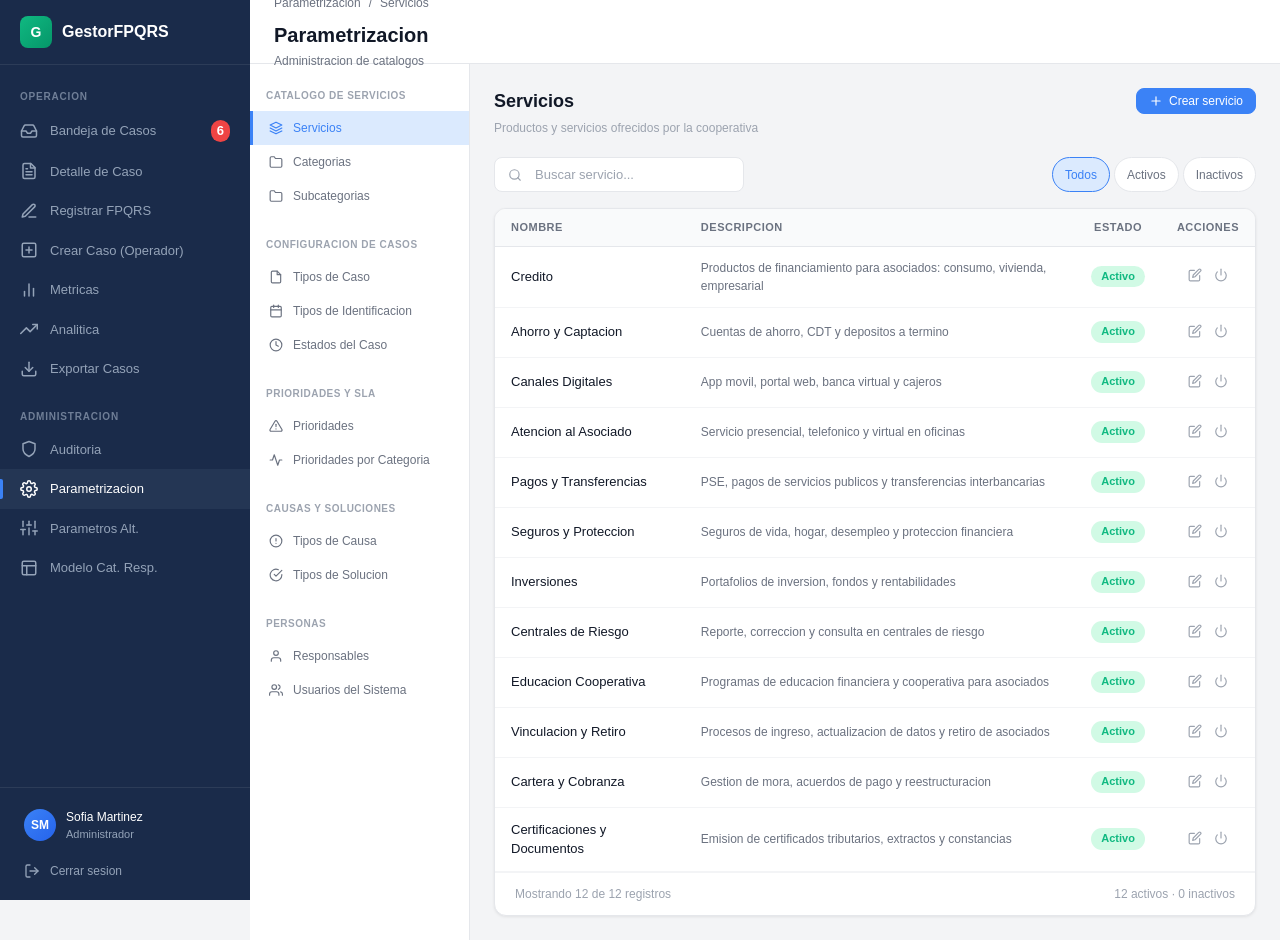
<file: pages/parametrizacion.html>
<!DOCTYPE html>
<html lang="es">
<head>
    <meta charset="UTF-8">
    <meta name="viewport" content="width=device-width, initial-scale=1.0">
    <title>Parametrizacion - GestorFPQRS</title>
    <link rel="stylesheet" href="../css/main.css">
    <style>
        .secondary-sidebar {
            width: 220px;
            background: white;
            border-right: 1px solid var(--border-color);
            padding: 16px 0;
            flex-shrink: 0;
        }
        
        .secondary-nav-section {
            margin-bottom: 16px;
        }
        
        .secondary-nav-title {
            font-size: 10px;
            font-weight: 600;
            text-transform: uppercase;
            letter-spacing: 0.5px;
            color: var(--text-muted);
            padding: 8px 16px;
        }
        
        .secondary-nav-item {
            display: flex;
            align-items: center;
            gap: 10px;
            padding: 8px 16px;
            font-size: 12px;
            color: var(--text-secondary);
            cursor: pointer;
            transition: all 0.15s;
            border-left: 3px solid transparent;
        }
        
        .secondary-nav-item:hover {
            background: var(--secondary-light);
            color: var(--text-primary);
        }
        
        .secondary-nav-item.active {
            background: var(--primary-light);
            color: var(--primary);
            border-left-color: var(--primary);
            font-weight: 500;
        }
        
        .secondary-nav-item svg {
            flex-shrink: 0;
        }
        
        .param-layout {
            display: flex;
            flex: 1;
        }
        
        .param-content {
            flex: 1;
            padding: 24px;
            overflow-y: auto;
        }
    </style>
</head>
<body>
    <div class="app-layout">
        <div class="sidebar-overlay" id="sidebarOverlay"></div>
        <button class="sidebar-toggle" id="sidebarToggle">
            <svg xmlns="http://www.w3.org/2000/svg" width="20" height="20" viewBox="0 0 24 24" fill="none" stroke="currentColor" stroke-width="2" stroke-linecap="round" stroke-linejoin="round"><line x1="3" y1="12" x2="21" y2="12"></line><line x1="3" y1="6" x2="21" y2="6"></line><line x1="3" y1="18" x2="21" y2="18"></line></svg>
        </button>
        <aside class="sidebar" id="sidebar"></aside>
        
        <main class="main-content">
            <header class="top-header">
                <div class="page-title-section">
                    <div class="breadcrumb">
                        <span>Parametrizacion</span>
                        <span>/</span>
                        <span>Servicios</span>
                    </div>
                    <h1>Parametrizacion</h1>
                    <p>Administracion de catalogos</p>
                </div>
            </header>
            
            <div class="param-layout">
                <!-- Secondary Sidebar -->
                <nav class="secondary-sidebar">
                    <div class="secondary-nav-section">
                        <div class="secondary-nav-title">Catalogo de Servicios</div>
                        <a class="secondary-nav-item active" href="parametrizacion.html">
                            <svg xmlns="http://www.w3.org/2000/svg" width="14" height="14" viewBox="0 0 24 24" fill="none" stroke="currentColor" stroke-width="2" stroke-linecap="round" stroke-linejoin="round"><path d="M12 2L2 7l10 5 10-5-10-5z"></path><path d="M2 17l10 5 10-5"></path><path d="M2 12l10 5 10-5"></path></svg>
                            Servicios
                        </a>
                        <a class="secondary-nav-item" href="#">
                            <svg xmlns="http://www.w3.org/2000/svg" width="14" height="14" viewBox="0 0 24 24" fill="none" stroke="currentColor" stroke-width="2" stroke-linecap="round" stroke-linejoin="round"><path d="M22 19a2 2 0 0 1-2 2H4a2 2 0 0 1-2-2V5a2 2 0 0 1 2-2h5l2 3h9a2 2 0 0 1 2 2z"></path></svg>
                            Categorias
                        </a>
                        <a class="secondary-nav-item" href="#">
                            <svg xmlns="http://www.w3.org/2000/svg" width="14" height="14" viewBox="0 0 24 24" fill="none" stroke="currentColor" stroke-width="2" stroke-linecap="round" stroke-linejoin="round"><path d="M22 19a2 2 0 0 1-2 2H4a2 2 0 0 1-2-2V5a2 2 0 0 1 2-2h5l2 3h9a2 2 0 0 1 2 2z"></path></svg>
                            Subcategorias
                        </a>
                    </div>
                    
                    <div class="secondary-nav-section">
                        <div class="secondary-nav-title">Configuracion de Casos</div>
                        <a class="secondary-nav-item" href="#">
                            <svg xmlns="http://www.w3.org/2000/svg" width="14" height="14" viewBox="0 0 24 24" fill="none" stroke="currentColor" stroke-width="2" stroke-linecap="round" stroke-linejoin="round"><path d="M14 2H6a2 2 0 0 0-2 2v16a2 2 0 0 0 2 2h12a2 2 0 0 0 2-2V8z"></path><polyline points="14 2 14 8 20 8"></polyline></svg>
                            Tipos de Caso
                        </a>
                        <a class="secondary-nav-item" href="#">
                            <svg xmlns="http://www.w3.org/2000/svg" width="14" height="14" viewBox="0 0 24 24" fill="none" stroke="currentColor" stroke-width="2" stroke-linecap="round" stroke-linejoin="round"><rect x="3" y="4" width="18" height="18" rx="2" ry="2"></rect><line x1="16" y1="2" x2="16" y2="6"></line><line x1="8" y1="2" x2="8" y2="6"></line><line x1="3" y1="10" x2="21" y2="10"></line></svg>
                            Tipos de Identificacion
                        </a>
                        <a class="secondary-nav-item" href="#">
                            <svg xmlns="http://www.w3.org/2000/svg" width="14" height="14" viewBox="0 0 24 24" fill="none" stroke="currentColor" stroke-width="2" stroke-linecap="round" stroke-linejoin="round"><circle cx="12" cy="12" r="10"></circle><polyline points="12 6 12 12 16 14"></polyline></svg>
                            Estados del Caso
                        </a>
                    </div>
                    
                    <div class="secondary-nav-section">
                        <div class="secondary-nav-title">Prioridades y SLA</div>
                        <a class="secondary-nav-item" href="#">
                            <svg xmlns="http://www.w3.org/2000/svg" width="14" height="14" viewBox="0 0 24 24" fill="none" stroke="currentColor" stroke-width="2" stroke-linecap="round" stroke-linejoin="round"><path d="M10.29 3.86L1.82 18a2 2 0 0 0 1.71 3h16.94a2 2 0 0 0 1.71-3L13.71 3.86a2 2 0 0 0-3.42 0z"></path><line x1="12" y1="9" x2="12" y2="13"></line><line x1="12" y1="17" x2="12.01" y2="17"></line></svg>
                            Prioridades
                        </a>
                        <a class="secondary-nav-item" href="#">
                            <svg xmlns="http://www.w3.org/2000/svg" width="14" height="14" viewBox="0 0 24 24" fill="none" stroke="currentColor" stroke-width="2" stroke-linecap="round" stroke-linejoin="round"><polyline points="22 12 18 12 15 21 9 3 6 12 2 12"></polyline></svg>
                            Prioridades por Categoria
                        </a>
                    </div>
                    
                    <div class="secondary-nav-section">
                        <div class="secondary-nav-title">Causas y Soluciones</div>
                        <a class="secondary-nav-item" href="#">
                            <svg xmlns="http://www.w3.org/2000/svg" width="14" height="14" viewBox="0 0 24 24" fill="none" stroke="currentColor" stroke-width="2" stroke-linecap="round" stroke-linejoin="round"><circle cx="12" cy="12" r="10"></circle><line x1="12" y1="8" x2="12" y2="12"></line><line x1="12" y1="16" x2="12.01" y2="16"></line></svg>
                            Tipos de Causa
                        </a>
                        <a class="secondary-nav-item" href="#">
                            <svg xmlns="http://www.w3.org/2000/svg" width="14" height="14" viewBox="0 0 24 24" fill="none" stroke="currentColor" stroke-width="2" stroke-linecap="round" stroke-linejoin="round"><path d="M22 11.08V12a10 10 0 1 1-5.93-9.14"></path><polyline points="22 4 12 14.01 9 11.01"></polyline></svg>
                            Tipos de Solucion
                        </a>
                    </div>
                    
                    <div class="secondary-nav-section">
                        <div class="secondary-nav-title">Personas</div>
                        <a class="secondary-nav-item" href="#">
                            <svg xmlns="http://www.w3.org/2000/svg" width="14" height="14" viewBox="0 0 24 24" fill="none" stroke="currentColor" stroke-width="2" stroke-linecap="round" stroke-linejoin="round"><path d="M20 21v-2a4 4 0 0 0-4-4H8a4 4 0 0 0-4 4v2"></path><circle cx="12" cy="7" r="4"></circle></svg>
                            Responsables
                        </a>
                        <a class="secondary-nav-item" href="#">
                            <svg xmlns="http://www.w3.org/2000/svg" width="14" height="14" viewBox="0 0 24 24" fill="none" stroke="currentColor" stroke-width="2" stroke-linecap="round" stroke-linejoin="round"><path d="M17 21v-2a4 4 0 0 0-4-4H5a4 4 0 0 0-4 4v2"></path><circle cx="9" cy="7" r="4"></circle><path d="M23 21v-2a4 4 0 0 0-3-3.87"></path><path d="M16 3.13a4 4 0 0 1 0 7.75"></path></svg>
                            Usuarios del Sistema
                        </a>
                    </div>
                </nav>
                
                <!-- Content -->
                <div class="param-content">
                    <div style="display: flex; justify-content: space-between; align-items: flex-start; margin-bottom: 20px;">
                        <div>
                            <h2 style="font-size: 18px; font-weight: 600; margin-bottom: 4px;">Servicios</h2>
                            <p style="font-size: 12px; color: var(--text-muted);">Productos y servicios ofrecidos por la cooperativa</p>
                        </div>
                        <button class="btn btn-primary btn-sm" style="display: flex; align-items: center; gap: 6px;">
                            <svg xmlns="http://www.w3.org/2000/svg" width="14" height="14" viewBox="0 0 24 24" fill="none" stroke="currentColor" stroke-width="2" stroke-linecap="round" stroke-linejoin="round"><line x1="12" y1="5" x2="12" y2="19"></line><line x1="5" y1="12" x2="19" y2="12"></line></svg>
                            Crear servicio
                        </button>
                    </div>
                    
                    <!-- Search and Filters -->
                    <div style="display: flex; gap: 12px; margin-bottom: 16px;">
                        <div class="search-bar" style="max-width: 300px;">
                            <svg class="search-icon" xmlns="http://www.w3.org/2000/svg" width="14" height="14" viewBox="0 0 24 24" fill="none" stroke="currentColor" stroke-width="2" stroke-linecap="round" stroke-linejoin="round"><circle cx="11" cy="11" r="8"></circle><line x1="21" y1="21" x2="16.65" y2="16.65"></line></svg>
                            <input type="text" class="form-control" placeholder="Buscar servicio...">
                        </div>
                        <div style="display: flex; gap: 4px; margin-left: auto;">
                            <button class="filter-pill active">Todos</button>
                            <button class="filter-pill">Activos</button>
                            <button class="filter-pill">Inactivos</button>
                        </div>
                    </div>
                    
                    <!-- Table -->
                    <div class="card">
                        <div class="table-container">
                            <table class="data-table">
                                <thead>
                                    <tr>
                                        <th>NOMBRE</th>
                                        <th>DESCRIPCION</th>
                                        <th style="text-align: center;">ESTADO</th>
                                        <th style="text-align: center;">ACCIONES</th>
                                    </tr>
                                </thead>
                                <tbody>
                                    <tr>
                                        <td style="font-weight: 500;">Credito</td>
                                        <td style="font-size: 12px; color: var(--text-secondary);">Productos de financiamiento para asociados: consumo, vivienda, empresarial</td>
                                        <td style="text-align: center;"><span class="badge badge-respondido">Activo</span></td>
                                        <td style="text-align: center;">
                                            <button style="background: none; border: none; color: var(--text-muted); cursor: pointer; padding: 4px;">
                                                <svg xmlns="http://www.w3.org/2000/svg" width="14" height="14" viewBox="0 0 24 24" fill="none" stroke="currentColor" stroke-width="2" stroke-linecap="round" stroke-linejoin="round"><path d="M11 4H4a2 2 0 0 0-2 2v14a2 2 0 0 0 2 2h14a2 2 0 0 0 2-2v-7"></path><path d="M18.5 2.5a2.121 2.121 0 0 1 3 3L12 15l-4 1 1-4 9.5-9.5z"></path></svg>
                                            </button>
                                            <button style="background: none; border: none; color: var(--text-muted); cursor: pointer; padding: 4px;">
                                                <svg xmlns="http://www.w3.org/2000/svg" width="14" height="14" viewBox="0 0 24 24" fill="none" stroke="currentColor" stroke-width="2" stroke-linecap="round" stroke-linejoin="round"><path d="M18.36 6.64a9 9 0 1 1-12.73 0"></path><line x1="12" y1="2" x2="12" y2="12"></line></svg>
                                            </button>
                                        </td>
                                    </tr>
                                    <tr>
                                        <td style="font-weight: 500;">Ahorro y Captacion</td>
                                        <td style="font-size: 12px; color: var(--text-secondary);">Cuentas de ahorro, CDT y depositos a termino</td>
                                        <td style="text-align: center;"><span class="badge badge-respondido">Activo</span></td>
                                        <td style="text-align: center;">
                                            <button style="background: none; border: none; color: var(--text-muted); cursor: pointer; padding: 4px;"><svg xmlns="http://www.w3.org/2000/svg" width="14" height="14" viewBox="0 0 24 24" fill="none" stroke="currentColor" stroke-width="2" stroke-linecap="round" stroke-linejoin="round"><path d="M11 4H4a2 2 0 0 0-2 2v14a2 2 0 0 0 2 2h14a2 2 0 0 0 2-2v-7"></path><path d="M18.5 2.5a2.121 2.121 0 0 1 3 3L12 15l-4 1 1-4 9.5-9.5z"></path></svg></button>
                                            <button style="background: none; border: none; color: var(--text-muted); cursor: pointer; padding: 4px;"><svg xmlns="http://www.w3.org/2000/svg" width="14" height="14" viewBox="0 0 24 24" fill="none" stroke="currentColor" stroke-width="2" stroke-linecap="round" stroke-linejoin="round"><path d="M18.36 6.64a9 9 0 1 1-12.73 0"></path><line x1="12" y1="2" x2="12" y2="12"></line></svg></button>
                                        </td>
                                    </tr>
                                    <tr>
                                        <td style="font-weight: 500;">Canales Digitales</td>
                                        <td style="font-size: 12px; color: var(--text-secondary);">App movil, portal web, banca virtual y cajeros</td>
                                        <td style="text-align: center;"><span class="badge badge-respondido">Activo</span></td>
                                        <td style="text-align: center;">
                                            <button style="background: none; border: none; color: var(--text-muted); cursor: pointer; padding: 4px;"><svg xmlns="http://www.w3.org/2000/svg" width="14" height="14" viewBox="0 0 24 24" fill="none" stroke="currentColor" stroke-width="2" stroke-linecap="round" stroke-linejoin="round"><path d="M11 4H4a2 2 0 0 0-2 2v14a2 2 0 0 0 2 2h14a2 2 0 0 0 2-2v-7"></path><path d="M18.5 2.5a2.121 2.121 0 0 1 3 3L12 15l-4 1 1-4 9.5-9.5z"></path></svg></button>
                                            <button style="background: none; border: none; color: var(--text-muted); cursor: pointer; padding: 4px;"><svg xmlns="http://www.w3.org/2000/svg" width="14" height="14" viewBox="0 0 24 24" fill="none" stroke="currentColor" stroke-width="2" stroke-linecap="round" stroke-linejoin="round"><path d="M18.36 6.64a9 9 0 1 1-12.73 0"></path><line x1="12" y1="2" x2="12" y2="12"></line></svg></button>
                                        </td>
                                    </tr>
                                    <tr>
                                        <td style="font-weight: 500;">Atencion al Asociado</td>
                                        <td style="font-size: 12px; color: var(--text-secondary);">Servicio presencial, telefonico y virtual en oficinas</td>
                                        <td style="text-align: center;"><span class="badge badge-respondido">Activo</span></td>
                                        <td style="text-align: center;">
                                            <button style="background: none; border: none; color: var(--text-muted); cursor: pointer; padding: 4px;"><svg xmlns="http://www.w3.org/2000/svg" width="14" height="14" viewBox="0 0 24 24" fill="none" stroke="currentColor" stroke-width="2" stroke-linecap="round" stroke-linejoin="round"><path d="M11 4H4a2 2 0 0 0-2 2v14a2 2 0 0 0 2 2h14a2 2 0 0 0 2-2v-7"></path><path d="M18.5 2.5a2.121 2.121 0 0 1 3 3L12 15l-4 1 1-4 9.5-9.5z"></path></svg></button>
                                            <button style="background: none; border: none; color: var(--text-muted); cursor: pointer; padding: 4px;"><svg xmlns="http://www.w3.org/2000/svg" width="14" height="14" viewBox="0 0 24 24" fill="none" stroke="currentColor" stroke-width="2" stroke-linecap="round" stroke-linejoin="round"><path d="M18.36 6.64a9 9 0 1 1-12.73 0"></path><line x1="12" y1="2" x2="12" y2="12"></line></svg></button>
                                        </td>
                                    </tr>
                                    <tr>
                                        <td style="font-weight: 500;">Pagos y Transferencias</td>
                                        <td style="font-size: 12px; color: var(--text-secondary);">PSE, pagos de servicios publicos y transferencias interbancarias</td>
                                        <td style="text-align: center;"><span class="badge badge-respondido">Activo</span></td>
                                        <td style="text-align: center;">
                                            <button style="background: none; border: none; color: var(--text-muted); cursor: pointer; padding: 4px;"><svg xmlns="http://www.w3.org/2000/svg" width="14" height="14" viewBox="0 0 24 24" fill="none" stroke="currentColor" stroke-width="2" stroke-linecap="round" stroke-linejoin="round"><path d="M11 4H4a2 2 0 0 0-2 2v14a2 2 0 0 0 2 2h14a2 2 0 0 0 2-2v-7"></path><path d="M18.5 2.5a2.121 2.121 0 0 1 3 3L12 15l-4 1 1-4 9.5-9.5z"></path></svg></button>
                                            <button style="background: none; border: none; color: var(--text-muted); cursor: pointer; padding: 4px;"><svg xmlns="http://www.w3.org/2000/svg" width="14" height="14" viewBox="0 0 24 24" fill="none" stroke="currentColor" stroke-width="2" stroke-linecap="round" stroke-linejoin="round"><path d="M18.36 6.64a9 9 0 1 1-12.73 0"></path><line x1="12" y1="2" x2="12" y2="12"></line></svg></button>
                                        </td>
                                    </tr>
                                    <tr>
                                        <td style="font-weight: 500;">Seguros y Proteccion</td>
                                        <td style="font-size: 12px; color: var(--text-secondary);">Seguros de vida, hogar, desempleo y proteccion financiera</td>
                                        <td style="text-align: center;"><span class="badge badge-respondido">Activo</span></td>
                                        <td style="text-align: center;">
                                            <button style="background: none; border: none; color: var(--text-muted); cursor: pointer; padding: 4px;"><svg xmlns="http://www.w3.org/2000/svg" width="14" height="14" viewBox="0 0 24 24" fill="none" stroke="currentColor" stroke-width="2" stroke-linecap="round" stroke-linejoin="round"><path d="M11 4H4a2 2 0 0 0-2 2v14a2 2 0 0 0 2 2h14a2 2 0 0 0 2-2v-7"></path><path d="M18.5 2.5a2.121 2.121 0 0 1 3 3L12 15l-4 1 1-4 9.5-9.5z"></path></svg></button>
                                            <button style="background: none; border: none; color: var(--text-muted); cursor: pointer; padding: 4px;"><svg xmlns="http://www.w3.org/2000/svg" width="14" height="14" viewBox="0 0 24 24" fill="none" stroke="currentColor" stroke-width="2" stroke-linecap="round" stroke-linejoin="round"><path d="M18.36 6.64a9 9 0 1 1-12.73 0"></path><line x1="12" y1="2" x2="12" y2="12"></line></svg></button>
                                        </td>
                                    </tr>
                                    <tr>
                                        <td style="font-weight: 500;">Inversiones</td>
                                        <td style="font-size: 12px; color: var(--text-secondary);">Portafolios de inversion, fondos y rentabilidades</td>
                                        <td style="text-align: center;"><span class="badge badge-respondido">Activo</span></td>
                                        <td style="text-align: center;">
                                            <button style="background: none; border: none; color: var(--text-muted); cursor: pointer; padding: 4px;"><svg xmlns="http://www.w3.org/2000/svg" width="14" height="14" viewBox="0 0 24 24" fill="none" stroke="currentColor" stroke-width="2" stroke-linecap="round" stroke-linejoin="round"><path d="M11 4H4a2 2 0 0 0-2 2v14a2 2 0 0 0 2 2h14a2 2 0 0 0 2-2v-7"></path><path d="M18.5 2.5a2.121 2.121 0 0 1 3 3L12 15l-4 1 1-4 9.5-9.5z"></path></svg></button>
                                            <button style="background: none; border: none; color: var(--text-muted); cursor: pointer; padding: 4px;"><svg xmlns="http://www.w3.org/2000/svg" width="14" height="14" viewBox="0 0 24 24" fill="none" stroke="currentColor" stroke-width="2" stroke-linecap="round" stroke-linejoin="round"><path d="M18.36 6.64a9 9 0 1 1-12.73 0"></path><line x1="12" y1="2" x2="12" y2="12"></line></svg></button>
                                        </td>
                                    </tr>
                                    <tr>
                                        <td style="font-weight: 500;">Centrales de Riesgo</td>
                                        <td style="font-size: 12px; color: var(--text-secondary);">Reporte, correccion y consulta en centrales de riesgo</td>
                                        <td style="text-align: center;"><span class="badge badge-respondido">Activo</span></td>
                                        <td style="text-align: center;">
                                            <button style="background: none; border: none; color: var(--text-muted); cursor: pointer; padding: 4px;"><svg xmlns="http://www.w3.org/2000/svg" width="14" height="14" viewBox="0 0 24 24" fill="none" stroke="currentColor" stroke-width="2" stroke-linecap="round" stroke-linejoin="round"><path d="M11 4H4a2 2 0 0 0-2 2v14a2 2 0 0 0 2 2h14a2 2 0 0 0 2-2v-7"></path><path d="M18.5 2.5a2.121 2.121 0 0 1 3 3L12 15l-4 1 1-4 9.5-9.5z"></path></svg></button>
                                            <button style="background: none; border: none; color: var(--text-muted); cursor: pointer; padding: 4px;"><svg xmlns="http://www.w3.org/2000/svg" width="14" height="14" viewBox="0 0 24 24" fill="none" stroke="currentColor" stroke-width="2" stroke-linecap="round" stroke-linejoin="round"><path d="M18.36 6.64a9 9 0 1 1-12.73 0"></path><line x1="12" y1="2" x2="12" y2="12"></line></svg></button>
                                        </td>
                                    </tr>
                                    <tr>
                                        <td style="font-weight: 500;">Educacion Cooperativa</td>
                                        <td style="font-size: 12px; color: var(--text-secondary);">Programas de educacion financiera y cooperativa para asociados</td>
                                        <td style="text-align: center;"><span class="badge badge-respondido">Activo</span></td>
                                        <td style="text-align: center;">
                                            <button style="background: none; border: none; color: var(--text-muted); cursor: pointer; padding: 4px;"><svg xmlns="http://www.w3.org/2000/svg" width="14" height="14" viewBox="0 0 24 24" fill="none" stroke="currentColor" stroke-width="2" stroke-linecap="round" stroke-linejoin="round"><path d="M11 4H4a2 2 0 0 0-2 2v14a2 2 0 0 0 2 2h14a2 2 0 0 0 2-2v-7"></path><path d="M18.5 2.5a2.121 2.121 0 0 1 3 3L12 15l-4 1 1-4 9.5-9.5z"></path></svg></button>
                                            <button style="background: none; border: none; color: var(--text-muted); cursor: pointer; padding: 4px;"><svg xmlns="http://www.w3.org/2000/svg" width="14" height="14" viewBox="0 0 24 24" fill="none" stroke="currentColor" stroke-width="2" stroke-linecap="round" stroke-linejoin="round"><path d="M18.36 6.64a9 9 0 1 1-12.73 0"></path><line x1="12" y1="2" x2="12" y2="12"></line></svg></button>
                                        </td>
                                    </tr>
                                    <tr>
                                        <td style="font-weight: 500;">Vinculacion y Retiro</td>
                                        <td style="font-size: 12px; color: var(--text-secondary);">Procesos de ingreso, actualizacion de datos y retiro de asociados</td>
                                        <td style="text-align: center;"><span class="badge badge-respondido">Activo</span></td>
                                        <td style="text-align: center;">
                                            <button style="background: none; border: none; color: var(--text-muted); cursor: pointer; padding: 4px;"><svg xmlns="http://www.w3.org/2000/svg" width="14" height="14" viewBox="0 0 24 24" fill="none" stroke="currentColor" stroke-width="2" stroke-linecap="round" stroke-linejoin="round"><path d="M11 4H4a2 2 0 0 0-2 2v14a2 2 0 0 0 2 2h14a2 2 0 0 0 2-2v-7"></path><path d="M18.5 2.5a2.121 2.121 0 0 1 3 3L12 15l-4 1 1-4 9.5-9.5z"></path></svg></button>
                                            <button style="background: none; border: none; color: var(--text-muted); cursor: pointer; padding: 4px;"><svg xmlns="http://www.w3.org/2000/svg" width="14" height="14" viewBox="0 0 24 24" fill="none" stroke="currentColor" stroke-width="2" stroke-linecap="round" stroke-linejoin="round"><path d="M18.36 6.64a9 9 0 1 1-12.73 0"></path><line x1="12" y1="2" x2="12" y2="12"></line></svg></button>
                                        </td>
                                    </tr>
                                    <tr>
                                        <td style="font-weight: 500;">Cartera y Cobranza</td>
                                        <td style="font-size: 12px; color: var(--text-secondary);">Gestion de mora, acuerdos de pago y reestructuracion</td>
                                        <td style="text-align: center;"><span class="badge badge-respondido">Activo</span></td>
                                        <td style="text-align: center;">
                                            <button style="background: none; border: none; color: var(--text-muted); cursor: pointer; padding: 4px;"><svg xmlns="http://www.w3.org/2000/svg" width="14" height="14" viewBox="0 0 24 24" fill="none" stroke="currentColor" stroke-width="2" stroke-linecap="round" stroke-linejoin="round"><path d="M11 4H4a2 2 0 0 0-2 2v14a2 2 0 0 0 2 2h14a2 2 0 0 0 2-2v-7"></path><path d="M18.5 2.5a2.121 2.121 0 0 1 3 3L12 15l-4 1 1-4 9.5-9.5z"></path></svg></button>
                                            <button style="background: none; border: none; color: var(--text-muted); cursor: pointer; padding: 4px;"><svg xmlns="http://www.w3.org/2000/svg" width="14" height="14" viewBox="0 0 24 24" fill="none" stroke="currentColor" stroke-width="2" stroke-linecap="round" stroke-linejoin="round"><path d="M18.36 6.64a9 9 0 1 1-12.73 0"></path><line x1="12" y1="2" x2="12" y2="12"></line></svg></button>
                                        </td>
                                    </tr>
                                    <tr>
                                        <td style="font-weight: 500;">Certificaciones y Documentos</td>
                                        <td style="font-size: 12px; color: var(--text-secondary);">Emision de certificados tributarios, extractos y constancias</td>
                                        <td style="text-align: center;"><span class="badge badge-respondido">Activo</span></td>
                                        <td style="text-align: center;">
                                            <button style="background: none; border: none; color: var(--text-muted); cursor: pointer; padding: 4px;"><svg xmlns="http://www.w3.org/2000/svg" width="14" height="14" viewBox="0 0 24 24" fill="none" stroke="currentColor" stroke-width="2" stroke-linecap="round" stroke-linejoin="round"><path d="M11 4H4a2 2 0 0 0-2 2v14a2 2 0 0 0 2 2h14a2 2 0 0 0 2-2v-7"></path><path d="M18.5 2.5a2.121 2.121 0 0 1 3 3L12 15l-4 1 1-4 9.5-9.5z"></path></svg></button>
                                            <button style="background: none; border: none; color: var(--text-muted); cursor: pointer; padding: 4px;"><svg xmlns="http://www.w3.org/2000/svg" width="14" height="14" viewBox="0 0 24 24" fill="none" stroke="currentColor" stroke-width="2" stroke-linecap="round" stroke-linejoin="round"><path d="M18.36 6.64a9 9 0 1 1-12.73 0"></path><line x1="12" y1="2" x2="12" y2="12"></line></svg></button>
                                        </td>
                                    </tr>
                                </tbody>
                            </table>
                        </div>
                        <div style="padding: 12px 20px; font-size: 12px; color: var(--text-muted); border-top: 1px solid var(--border-light); display: flex; justify-content: space-between;">
                            <span>Mostrando 12 de 12 registros</span>
                            <span>12 activos &middot; 0 inactivos</span>
                        </div>
                    </div>
                </div>
            </div>
        </main>
    </div>
    
    <script src="../js/sidebar.js"></script>
    <script src="../js/main.js"></script>
    <script>
        document.addEventListener('DOMContentLoaded', function() {
            SidebarModule.render('parametrizacion');
            SidebarModule.setupMobile();
        });
    </script>
</body>
</html>
</file>
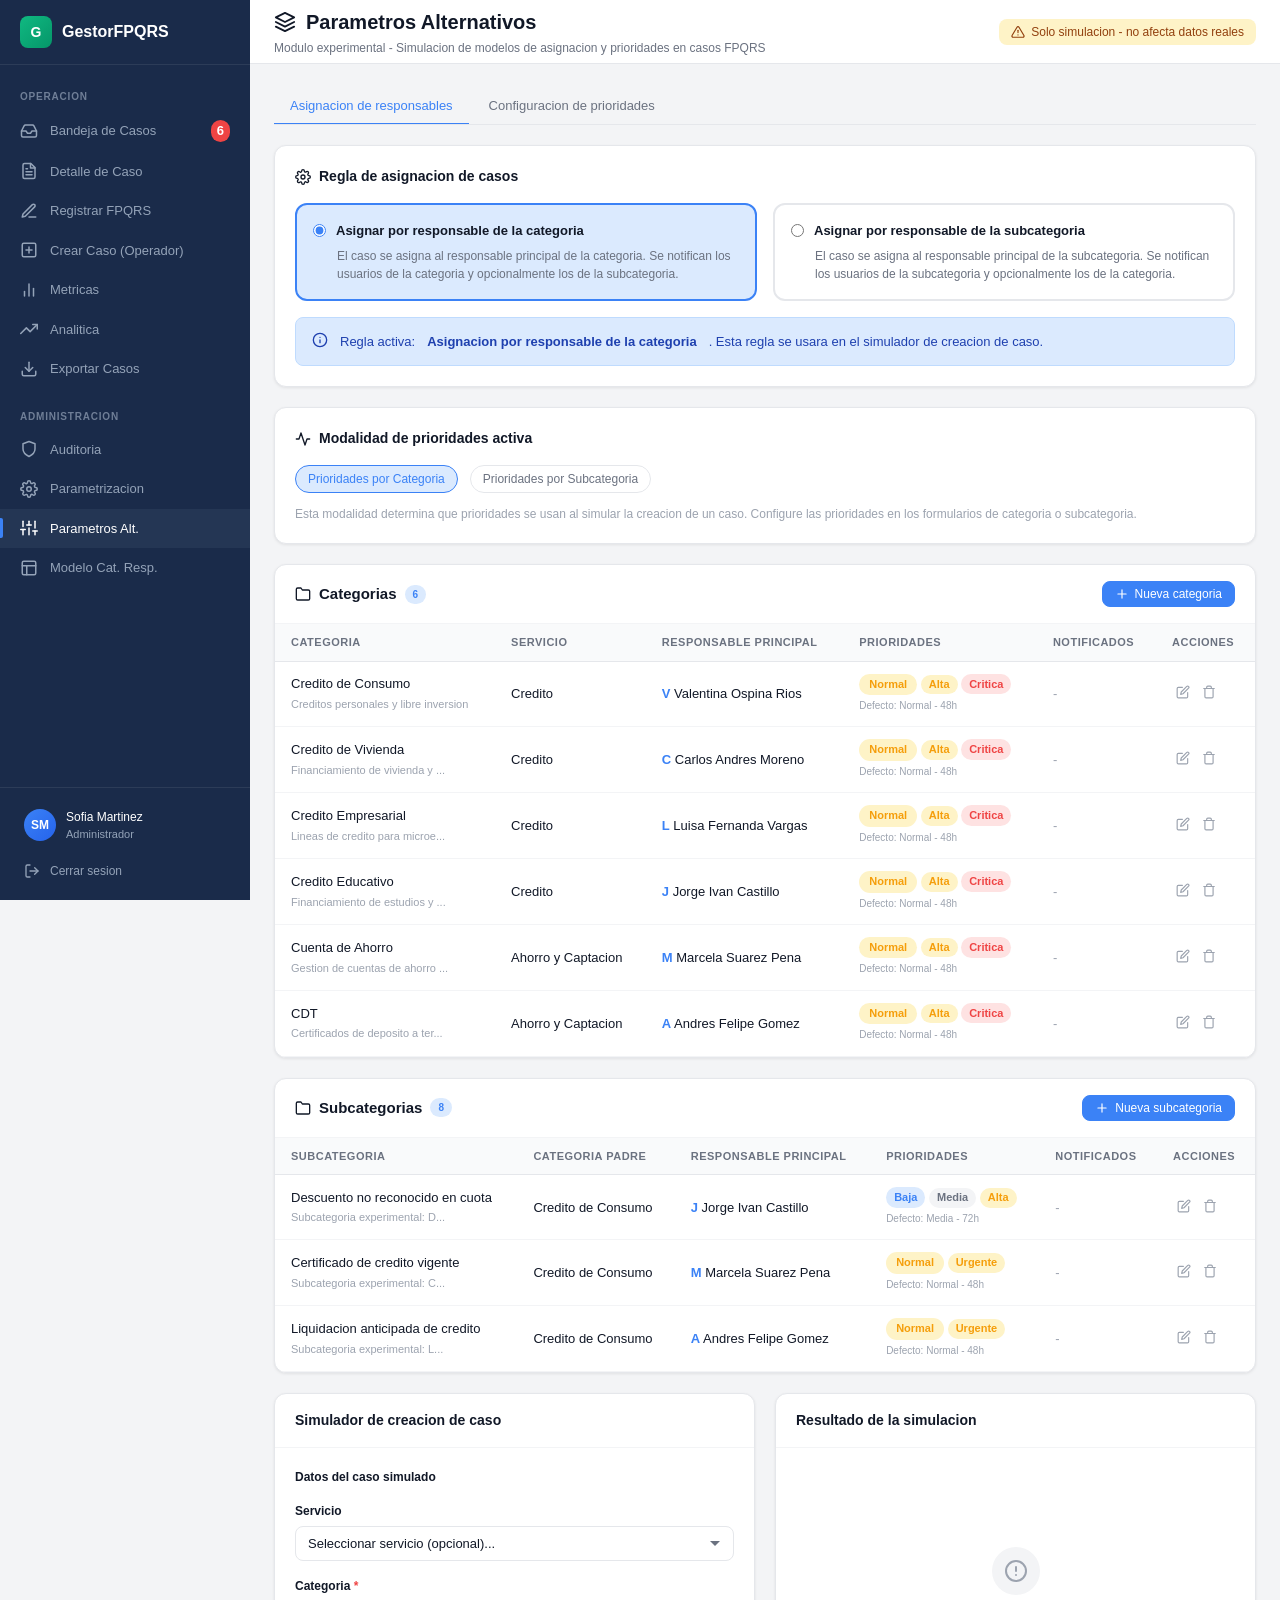
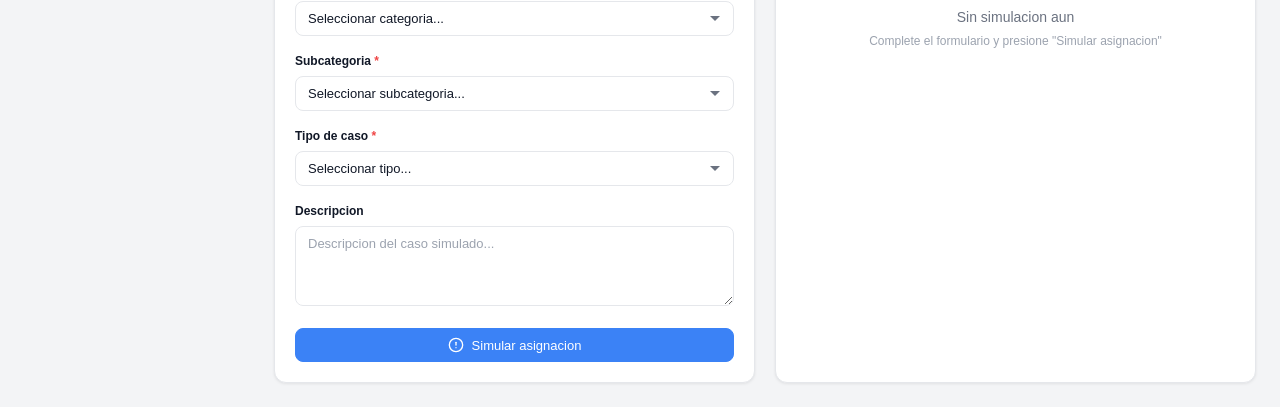
<file: pages/parametros-alternativos.html>
<!DOCTYPE html>
<html lang="es">
<head>
    <meta charset="UTF-8">
    <meta name="viewport" content="width=device-width, initial-scale=1.0">
    <title>Parametros Alternativos - GestorFPQRS</title>
    <link rel="stylesheet" href="../css/main.css">
</head>
<body>
    <div class="app-layout">
        <div class="sidebar-overlay" id="sidebarOverlay"></div>
        <button class="sidebar-toggle" id="sidebarToggle">
            <svg xmlns="http://www.w3.org/2000/svg" width="20" height="20" viewBox="0 0 24 24" fill="none" stroke="currentColor" stroke-width="2" stroke-linecap="round" stroke-linejoin="round"><line x1="3" y1="12" x2="21" y2="12"></line><line x1="3" y1="6" x2="21" y2="6"></line><line x1="3" y1="18" x2="21" y2="18"></line></svg>
        </button>
        <aside class="sidebar" id="sidebar"></aside>
        
        <main class="main-content">
            <header class="top-header">
                <div class="page-title-section">
                    <h1 style="display: flex; align-items: center; gap: 10px;">
                        <svg xmlns="http://www.w3.org/2000/svg" width="22" height="22" viewBox="0 0 24 24" fill="none" stroke="currentColor" stroke-width="2" stroke-linecap="round" stroke-linejoin="round"><path d="M12 2L2 7l10 5 10-5-10-5z"></path><path d="M2 17l10 5 10-5"></path><path d="M2 12l10 5 10-5"></path></svg>
                        Parametros Alternativos
                    </h1>
                    <p>Modulo experimental - Simulacion de modelos de asignacion y prioridades en casos FPQRS</p>
                </div>
                <div class="header-actions">
                    <span style="background: var(--warning-light); color: #92400e; padding: 4px 12px; border-radius: var(--radius-md); font-size: 12px; display: flex; align-items: center; gap: 6px;">
                        <svg xmlns="http://www.w3.org/2000/svg" width="14" height="14" viewBox="0 0 24 24" fill="none" stroke="currentColor" stroke-width="2" stroke-linecap="round" stroke-linejoin="round"><path d="M10.29 3.86L1.82 18a2 2 0 0 0 1.71 3h16.94a2 2 0 0 0 1.71-3L13.71 3.86a2 2 0 0 0-3.42 0z"></path><line x1="12" y1="9" x2="12" y2="13"></line><line x1="12" y1="17" x2="12.01" y2="17"></line></svg>
                        Solo simulacion - no afecta datos reales
                    </span>
                </div>
            </header>
            
            <div class="content-area">
                <!-- Tabs -->
                <div class="tabs-nav" style="margin-bottom: 20px;">
                    <button class="tab-btn active" data-tab="asignacion">Asignacion de responsables</button>
                    <button class="tab-btn" data-tab="prioridades">Configuracion de prioridades</button>
                </div>
                
                <!-- Regla de asignacion -->
                <div class="card" style="margin-bottom: 20px;">
                    <div class="card-body">
                        <h3 style="display: flex; align-items: center; gap: 8px; margin-bottom: 16px; font-size: 14px;">
                            <svg xmlns="http://www.w3.org/2000/svg" width="16" height="16" viewBox="0 0 24 24" fill="none" stroke="currentColor" stroke-width="2" stroke-linecap="round" stroke-linejoin="round"><circle cx="12" cy="12" r="3"></circle><path d="M19.4 15a1.65 1.65 0 0 0 .33 1.82l.06.06a2 2 0 0 1 0 2.83 2 2 0 0 1-2.83 0l-.06-.06a1.65 1.65 0 0 0-1.82-.33 1.65 1.65 0 0 0-1 1.51V21a2 2 0 0 1-2 2 2 2 0 0 1-2-2v-.09A1.65 1.65 0 0 0 9 19.4a1.65 1.65 0 0 0-1.82.33l-.06.06a2 2 0 0 1-2.83 0 2 2 0 0 1 0-2.83l.06-.06A1.65 1.65 0 0 0 4.68 15a1.65 1.65 0 0 0-1.51-1H3a2 2 0 0 1-2-2 2 2 0 0 1 2-2h.09A1.65 1.65 0 0 0 4.6 9a1.65 1.65 0 0 0-.33-1.82l-.06-.06a2 2 0 0 1 0-2.83 2 2 0 0 1 2.83 0l.06.06A1.65 1.65 0 0 0 9 4.68a1.65 1.65 0 0 0 1-1.51V3a2 2 0 0 1 2-2 2 2 0 0 1 2 2v.09a1.65 1.65 0 0 0 1 1.51 1.65 1.65 0 0 0 1.82-.33l.06-.06a2 2 0 0 1 2.83 0 2 2 0 0 1 0 2.83l-.06.06A1.65 1.65 0 0 0 19.4 9a1.65 1.65 0 0 0 1.51 1H21a2 2 0 0 1 2 2 2 2 0 0 1-2 2h-.09a1.65 1.65 0 0 0-1.51 1z"></path></svg>
                            Regla de asignacion de casos
                        </h3>
                        
                        <div style="display: grid; grid-template-columns: 1fr 1fr; gap: 16px;">
                            <label class="radio-card selected">
                                <div class="radio-card-header">
                                    <input type="radio" name="asignacion" value="categoria" checked>
                                    <span class="radio-card-title">Asignar por responsable de la categoria</span>
                                </div>
                                <p class="radio-card-desc">El caso se asigna al responsable principal de la categoria. Se notifican los usuarios de la categoria y opcionalmente los de la subcategoria.</p>
                            </label>
                            
                            <label class="radio-card">
                                <div class="radio-card-header">
                                    <input type="radio" name="asignacion" value="subcategoria">
                                    <span class="radio-card-title">Asignar por responsable de la subcategoria</span>
                                </div>
                                <p class="radio-card-desc">El caso se asigna al responsable principal de la subcategoria. Se notifican los usuarios de la subcategoria y opcionalmente los de la categoria.</p>
                            </label>
                        </div>
                        
                        <div class="alert alert-info" style="margin-top: 16px; margin-bottom: 0;">
                            <svg xmlns="http://www.w3.org/2000/svg" width="16" height="16" viewBox="0 0 24 24" fill="none" stroke="currentColor" stroke-width="2" stroke-linecap="round" stroke-linejoin="round"><circle cx="12" cy="12" r="10"></circle><line x1="12" y1="16" x2="12" y2="12"></line><line x1="12" y1="8" x2="12.01" y2="8"></line></svg>
                            Regla activa: <strong>Asignacion por responsable de la categoria</strong>. Esta regla se usara en el simulador de creacion de caso.
                        </div>
                    </div>
                </div>
                
                <!-- Modalidad de prioridades -->
                <div class="card" style="margin-bottom: 20px;">
                    <div class="card-body">
                        <h3 style="display: flex; align-items: center; gap: 8px; margin-bottom: 16px; font-size: 14px;">
                            <svg xmlns="http://www.w3.org/2000/svg" width="16" height="16" viewBox="0 0 24 24" fill="none" stroke="currentColor" stroke-width="2" stroke-linecap="round" stroke-linejoin="round"><polyline points="22 12 18 12 15 21 9 3 6 12 2 12"></polyline></svg>
                            Modalidad de prioridades activa
                        </h3>
                        
                        <div style="display: flex; gap: 12px; margin-bottom: 12px;">
                            <button class="filter-pill active">Prioridades por Categoria</button>
                            <button class="filter-pill">Prioridades por Subcategoria</button>
                        </div>
                        
                        <p style="font-size: 12px; color: var(--text-muted);">Esta modalidad determina que prioridades se usan al simular la creacion de un caso. Configure las prioridades en los formularios de categoria o subcategoria.</p>
                    </div>
                </div>
                
                <!-- Categorias Table -->
                <div class="card" style="margin-bottom: 20px;">
                    <div class="card-header" style="display: flex; justify-content: space-between; align-items: center;">
                        <h3 style="display: flex; align-items: center; gap: 8px;">
                            <svg xmlns="http://www.w3.org/2000/svg" width="16" height="16" viewBox="0 0 24 24" fill="none" stroke="currentColor" stroke-width="2" stroke-linecap="round" stroke-linejoin="round"><path d="M22 19a2 2 0 0 1-2 2H4a2 2 0 0 1-2-2V5a2 2 0 0 1 2-2h5l2 3h9a2 2 0 0 1 2 2z"></path></svg>
                            Categorias
                            <span style="background: var(--primary-light); color: var(--primary); padding: 2px 8px; border-radius: 10px; font-size: 10px; font-weight: 600;">6</span>
                        </h3>
                        <button class="btn btn-primary btn-sm" style="display: flex; align-items: center; gap: 6px;">
                            <svg xmlns="http://www.w3.org/2000/svg" width="14" height="14" viewBox="0 0 24 24" fill="none" stroke="currentColor" stroke-width="2" stroke-linecap="round" stroke-linejoin="round"><line x1="12" y1="5" x2="12" y2="19"></line><line x1="5" y1="12" x2="19" y2="12"></line></svg>
                            Nueva categoria
                        </button>
                    </div>
                    <div class="table-container">
                        <table class="data-table">
                            <thead>
                                <tr>
                                    <th>CATEGORIA</th>
                                    <th>SERVICIO</th>
                                    <th>RESPONSABLE PRINCIPAL</th>
                                    <th>PRIORIDADES</th>
                                    <th>NOTIFICADOS</th>
                                    <th>ACCIONES</th>
                                </tr>
                            </thead>
                            <tbody>
                                <tr>
                                    <td style="font-weight: 500;">Credito de Consumo<br><span style="font-size: 11px; color: var(--text-muted); font-weight: normal;">Creditos personales y libre inversion</span></td>
                                    <td>Credito</td>
                                    <td><span style="color: var(--primary); font-weight: 600;">V</span> Valentina Ospina Rios</td>
                                    <td><span class="badge badge-pendiente">Normal</span> <span class="badge badge-priority alta">Alta</span> <span class="badge-priority critica">Critica</span><br><span style="font-size: 10px; color: var(--text-muted);">Defecto: Normal - 48h</span></td>
                                    <td style="color: var(--text-muted);">-</td>
                                    <td>
                                        <button style="background: none; border: none; color: var(--text-muted); cursor: pointer; padding: 4px;"><svg xmlns="http://www.w3.org/2000/svg" width="14" height="14" viewBox="0 0 24 24" fill="none" stroke="currentColor" stroke-width="2" stroke-linecap="round" stroke-linejoin="round"><path d="M11 4H4a2 2 0 0 0-2 2v14a2 2 0 0 0 2 2h14a2 2 0 0 0 2-2v-7"></path><path d="M18.5 2.5a2.121 2.121 0 0 1 3 3L12 15l-4 1 1-4 9.5-9.5z"></path></svg></button>
                                        <button style="background: none; border: none; color: var(--text-muted); cursor: pointer; padding: 4px;"><svg xmlns="http://www.w3.org/2000/svg" width="14" height="14" viewBox="0 0 24 24" fill="none" stroke="currentColor" stroke-width="2" stroke-linecap="round" stroke-linejoin="round"><polyline points="3 6 5 6 21 6"></polyline><path d="M19 6v14a2 2 0 0 1-2 2H7a2 2 0 0 1-2-2V6m3 0V4a2 2 0 0 1 2-2h4a2 2 0 0 1 2 2v2"></path></svg></button>
                                    </td>
                                </tr>
                                <tr>
                                    <td style="font-weight: 500;">Credito de Vivienda<br><span style="font-size: 11px; color: var(--text-muted); font-weight: normal;">Financiamiento de vivienda y ...</span></td>
                                    <td>Credito</td>
                                    <td><span style="color: var(--primary); font-weight: 600;">C</span> Carlos Andres Moreno</td>
                                    <td><span class="badge badge-pendiente">Normal</span> <span class="badge badge-priority alta">Alta</span> <span class="badge-priority critica">Critica</span><br><span style="font-size: 10px; color: var(--text-muted);">Defecto: Normal - 48h</span></td>
                                    <td style="color: var(--text-muted);">-</td>
                                    <td>
                                        <button style="background: none; border: none; color: var(--text-muted); cursor: pointer; padding: 4px;"><svg xmlns="http://www.w3.org/2000/svg" width="14" height="14" viewBox="0 0 24 24" fill="none" stroke="currentColor" stroke-width="2" stroke-linecap="round" stroke-linejoin="round"><path d="M11 4H4a2 2 0 0 0-2 2v14a2 2 0 0 0 2 2h14a2 2 0 0 0 2-2v-7"></path><path d="M18.5 2.5a2.121 2.121 0 0 1 3 3L12 15l-4 1 1-4 9.5-9.5z"></path></svg></button>
                                        <button style="background: none; border: none; color: var(--text-muted); cursor: pointer; padding: 4px;"><svg xmlns="http://www.w3.org/2000/svg" width="14" height="14" viewBox="0 0 24 24" fill="none" stroke="currentColor" stroke-width="2" stroke-linecap="round" stroke-linejoin="round"><polyline points="3 6 5 6 21 6"></polyline><path d="M19 6v14a2 2 0 0 1-2 2H7a2 2 0 0 1-2-2V6m3 0V4a2 2 0 0 1 2-2h4a2 2 0 0 1 2 2v2"></path></svg></button>
                                    </td>
                                </tr>
                                <tr>
                                    <td style="font-weight: 500;">Credito Empresarial<br><span style="font-size: 11px; color: var(--text-muted); font-weight: normal;">Lineas de credito para microe...</span></td>
                                    <td>Credito</td>
                                    <td><span style="color: var(--primary); font-weight: 600;">L</span> Luisa Fernanda Vargas</td>
                                    <td><span class="badge badge-pendiente">Normal</span> <span class="badge badge-priority alta">Alta</span> <span class="badge-priority critica">Critica</span><br><span style="font-size: 10px; color: var(--text-muted);">Defecto: Normal - 48h</span></td>
                                    <td style="color: var(--text-muted);">-</td>
                                    <td>
                                        <button style="background: none; border: none; color: var(--text-muted); cursor: pointer; padding: 4px;"><svg xmlns="http://www.w3.org/2000/svg" width="14" height="14" viewBox="0 0 24 24" fill="none" stroke="currentColor" stroke-width="2" stroke-linecap="round" stroke-linejoin="round"><path d="M11 4H4a2 2 0 0 0-2 2v14a2 2 0 0 0 2 2h14a2 2 0 0 0 2-2v-7"></path><path d="M18.5 2.5a2.121 2.121 0 0 1 3 3L12 15l-4 1 1-4 9.5-9.5z"></path></svg></button>
                                        <button style="background: none; border: none; color: var(--text-muted); cursor: pointer; padding: 4px;"><svg xmlns="http://www.w3.org/2000/svg" width="14" height="14" viewBox="0 0 24 24" fill="none" stroke="currentColor" stroke-width="2" stroke-linecap="round" stroke-linejoin="round"><polyline points="3 6 5 6 21 6"></polyline><path d="M19 6v14a2 2 0 0 1-2 2H7a2 2 0 0 1-2-2V6m3 0V4a2 2 0 0 1 2-2h4a2 2 0 0 1 2 2v2"></path></svg></button>
                                    </td>
                                </tr>
                                <tr>
                                    <td style="font-weight: 500;">Credito Educativo<br><span style="font-size: 11px; color: var(--text-muted); font-weight: normal;">Financiamiento de estudios y ...</span></td>
                                    <td>Credito</td>
                                    <td><span style="color: var(--primary); font-weight: 600;">J</span> Jorge Ivan Castillo</td>
                                    <td><span class="badge badge-pendiente">Normal</span> <span class="badge badge-priority alta">Alta</span> <span class="badge-priority critica">Critica</span><br><span style="font-size: 10px; color: var(--text-muted);">Defecto: Normal - 48h</span></td>
                                    <td style="color: var(--text-muted);">-</td>
                                    <td>
                                        <button style="background: none; border: none; color: var(--text-muted); cursor: pointer; padding: 4px;"><svg xmlns="http://www.w3.org/2000/svg" width="14" height="14" viewBox="0 0 24 24" fill="none" stroke="currentColor" stroke-width="2" stroke-linecap="round" stroke-linejoin="round"><path d="M11 4H4a2 2 0 0 0-2 2v14a2 2 0 0 0 2 2h14a2 2 0 0 0 2-2v-7"></path><path d="M18.5 2.5a2.121 2.121 0 0 1 3 3L12 15l-4 1 1-4 9.5-9.5z"></path></svg></button>
                                        <button style="background: none; border: none; color: var(--text-muted); cursor: pointer; padding: 4px;"><svg xmlns="http://www.w3.org/2000/svg" width="14" height="14" viewBox="0 0 24 24" fill="none" stroke="currentColor" stroke-width="2" stroke-linecap="round" stroke-linejoin="round"><polyline points="3 6 5 6 21 6"></polyline><path d="M19 6v14a2 2 0 0 1-2 2H7a2 2 0 0 1-2-2V6m3 0V4a2 2 0 0 1 2-2h4a2 2 0 0 1 2 2v2"></path></svg></button>
                                    </td>
                                </tr>
                                <tr>
                                    <td style="font-weight: 500;">Cuenta de Ahorro<br><span style="font-size: 11px; color: var(--text-muted); font-weight: normal;">Gestion de cuentas de ahorro ...</span></td>
                                    <td>Ahorro y Captacion</td>
                                    <td><span style="color: var(--primary); font-weight: 600;">M</span> Marcela Suarez Pena</td>
                                    <td><span class="badge badge-pendiente">Normal</span> <span class="badge badge-priority alta">Alta</span> <span class="badge-priority critica">Critica</span><br><span style="font-size: 10px; color: var(--text-muted);">Defecto: Normal - 48h</span></td>
                                    <td style="color: var(--text-muted);">-</td>
                                    <td>
                                        <button style="background: none; border: none; color: var(--text-muted); cursor: pointer; padding: 4px;"><svg xmlns="http://www.w3.org/2000/svg" width="14" height="14" viewBox="0 0 24 24" fill="none" stroke="currentColor" stroke-width="2" stroke-linecap="round" stroke-linejoin="round"><path d="M11 4H4a2 2 0 0 0-2 2v14a2 2 0 0 0 2 2h14a2 2 0 0 0 2-2v-7"></path><path d="M18.5 2.5a2.121 2.121 0 0 1 3 3L12 15l-4 1 1-4 9.5-9.5z"></path></svg></button>
                                        <button style="background: none; border: none; color: var(--text-muted); cursor: pointer; padding: 4px;"><svg xmlns="http://www.w3.org/2000/svg" width="14" height="14" viewBox="0 0 24 24" fill="none" stroke="currentColor" stroke-width="2" stroke-linecap="round" stroke-linejoin="round"><polyline points="3 6 5 6 21 6"></polyline><path d="M19 6v14a2 2 0 0 1-2 2H7a2 2 0 0 1-2-2V6m3 0V4a2 2 0 0 1 2-2h4a2 2 0 0 1 2 2v2"></path></svg></button>
                                    </td>
                                </tr>
                                <tr>
                                    <td style="font-weight: 500;">CDT<br><span style="font-size: 11px; color: var(--text-muted); font-weight: normal;">Certificados de deposito a ter...</span></td>
                                    <td>Ahorro y Captacion</td>
                                    <td><span style="color: var(--primary); font-weight: 600;">A</span> Andres Felipe Gomez</td>
                                    <td><span class="badge badge-pendiente">Normal</span> <span class="badge badge-priority alta">Alta</span> <span class="badge-priority critica">Critica</span><br><span style="font-size: 10px; color: var(--text-muted);">Defecto: Normal - 48h</span></td>
                                    <td style="color: var(--text-muted);">-</td>
                                    <td>
                                        <button style="background: none; border: none; color: var(--text-muted); cursor: pointer; padding: 4px;"><svg xmlns="http://www.w3.org/2000/svg" width="14" height="14" viewBox="0 0 24 24" fill="none" stroke="currentColor" stroke-width="2" stroke-linecap="round" stroke-linejoin="round"><path d="M11 4H4a2 2 0 0 0-2 2v14a2 2 0 0 0 2 2h14a2 2 0 0 0 2-2v-7"></path><path d="M18.5 2.5a2.121 2.121 0 0 1 3 3L12 15l-4 1 1-4 9.5-9.5z"></path></svg></button>
                                        <button style="background: none; border: none; color: var(--text-muted); cursor: pointer; padding: 4px;"><svg xmlns="http://www.w3.org/2000/svg" width="14" height="14" viewBox="0 0 24 24" fill="none" stroke="currentColor" stroke-width="2" stroke-linecap="round" stroke-linejoin="round"><polyline points="3 6 5 6 21 6"></polyline><path d="M19 6v14a2 2 0 0 1-2 2H7a2 2 0 0 1-2-2V6m3 0V4a2 2 0 0 1 2-2h4a2 2 0 0 1 2 2v2"></path></svg></button>
                                    </td>
                                </tr>
                            </tbody>
                        </table>
                    </div>
                </div>
                
                <!-- Subcategorias Table -->
                <div class="card" style="margin-bottom: 20px;">
                    <div class="card-header" style="display: flex; justify-content: space-between; align-items: center;">
                        <h3 style="display: flex; align-items: center; gap: 8px;">
                            <svg xmlns="http://www.w3.org/2000/svg" width="16" height="16" viewBox="0 0 24 24" fill="none" stroke="currentColor" stroke-width="2" stroke-linecap="round" stroke-linejoin="round"><path d="M22 19a2 2 0 0 1-2 2H4a2 2 0 0 1-2-2V5a2 2 0 0 1 2-2h5l2 3h9a2 2 0 0 1 2 2z"></path></svg>
                            Subcategorias
                            <span style="background: var(--primary-light); color: var(--primary); padding: 2px 8px; border-radius: 10px; font-size: 10px; font-weight: 600;">8</span>
                        </h3>
                        <button class="btn btn-primary btn-sm" style="display: flex; align-items: center; gap: 6px;">
                            <svg xmlns="http://www.w3.org/2000/svg" width="14" height="14" viewBox="0 0 24 24" fill="none" stroke="currentColor" stroke-width="2" stroke-linecap="round" stroke-linejoin="round"><line x1="12" y1="5" x2="12" y2="19"></line><line x1="5" y1="12" x2="19" y2="12"></line></svg>
                            Nueva subcategoria
                        </button>
                    </div>
                    <div class="table-container">
                        <table class="data-table">
                            <thead>
                                <tr>
                                    <th>SUBCATEGORIA</th>
                                    <th>CATEGORIA PADRE</th>
                                    <th>RESPONSABLE PRINCIPAL</th>
                                    <th>PRIORIDADES</th>
                                    <th>NOTIFICADOS</th>
                                    <th>ACCIONES</th>
                                </tr>
                            </thead>
                            <tbody>
                                <tr>
                                    <td style="font-weight: 500;">Descuento no reconocido en cuota<br><span style="font-size: 11px; color: var(--text-muted); font-weight: normal;">Subcategoria experimental: D...</span></td>
                                    <td>Credito de Consumo</td>
                                    <td><span style="color: var(--primary); font-weight: 600;">J</span> Jorge Ivan Castillo</td>
                                    <td><span class="badge-priority baja">Baja</span> <span class="badge badge-priority normal">Media</span> <span class="badge badge-priority alta">Alta</span><br><span style="font-size: 10px; color: var(--text-muted);">Defecto: Media - 72h</span></td>
                                    <td style="color: var(--text-muted);">-</td>
                                    <td>
                                        <button style="background: none; border: none; color: var(--text-muted); cursor: pointer; padding: 4px;"><svg xmlns="http://www.w3.org/2000/svg" width="14" height="14" viewBox="0 0 24 24" fill="none" stroke="currentColor" stroke-width="2" stroke-linecap="round" stroke-linejoin="round"><path d="M11 4H4a2 2 0 0 0-2 2v14a2 2 0 0 0 2 2h14a2 2 0 0 0 2-2v-7"></path><path d="M18.5 2.5a2.121 2.121 0 0 1 3 3L12 15l-4 1 1-4 9.5-9.5z"></path></svg></button>
                                        <button style="background: none; border: none; color: var(--text-muted); cursor: pointer; padding: 4px;"><svg xmlns="http://www.w3.org/2000/svg" width="14" height="14" viewBox="0 0 24 24" fill="none" stroke="currentColor" stroke-width="2" stroke-linecap="round" stroke-linejoin="round"><polyline points="3 6 5 6 21 6"></polyline><path d="M19 6v14a2 2 0 0 1-2 2H7a2 2 0 0 1-2-2V6m3 0V4a2 2 0 0 1 2-2h4a2 2 0 0 1 2 2v2"></path></svg></button>
                                    </td>
                                </tr>
                                <tr>
                                    <td style="font-weight: 500;">Certificado de credito vigente<br><span style="font-size: 11px; color: var(--text-muted); font-weight: normal;">Subcategoria experimental: C...</span></td>
                                    <td>Credito de Consumo</td>
                                    <td><span style="color: var(--primary); font-weight: 600;">M</span> Marcela Suarez Pena</td>
                                    <td><span class="badge badge-pendiente">Normal</span> <span class="badge badge-priority alta">Urgente</span><br><span style="font-size: 10px; color: var(--text-muted);">Defecto: Normal - 48h</span></td>
                                    <td style="color: var(--text-muted);">-</td>
                                    <td>
                                        <button style="background: none; border: none; color: var(--text-muted); cursor: pointer; padding: 4px;"><svg xmlns="http://www.w3.org/2000/svg" width="14" height="14" viewBox="0 0 24 24" fill="none" stroke="currentColor" stroke-width="2" stroke-linecap="round" stroke-linejoin="round"><path d="M11 4H4a2 2 0 0 0-2 2v14a2 2 0 0 0 2 2h14a2 2 0 0 0 2-2v-7"></path><path d="M18.5 2.5a2.121 2.121 0 0 1 3 3L12 15l-4 1 1-4 9.5-9.5z"></path></svg></button>
                                        <button style="background: none; border: none; color: var(--text-muted); cursor: pointer; padding: 4px;"><svg xmlns="http://www.w3.org/2000/svg" width="14" height="14" viewBox="0 0 24 24" fill="none" stroke="currentColor" stroke-width="2" stroke-linecap="round" stroke-linejoin="round"><polyline points="3 6 5 6 21 6"></polyline><path d="M19 6v14a2 2 0 0 1-2 2H7a2 2 0 0 1-2-2V6m3 0V4a2 2 0 0 1 2-2h4a2 2 0 0 1 2 2v2"></path></svg></button>
                                    </td>
                                </tr>
                                <tr>
                                    <td style="font-weight: 500;">Liquidacion anticipada de credito<br><span style="font-size: 11px; color: var(--text-muted); font-weight: normal;">Subcategoria experimental: L...</span></td>
                                    <td>Credito de Consumo</td>
                                    <td><span style="color: var(--primary); font-weight: 600;">A</span> Andres Felipe Gomez</td>
                                    <td><span class="badge badge-pendiente">Normal</span> <span class="badge badge-priority alta">Urgente</span><br><span style="font-size: 10px; color: var(--text-muted);">Defecto: Normal - 48h</span></td>
                                    <td style="color: var(--text-muted);">-</td>
                                    <td>
                                        <button style="background: none; border: none; color: var(--text-muted); cursor: pointer; padding: 4px;"><svg xmlns="http://www.w3.org/2000/svg" width="14" height="14" viewBox="0 0 24 24" fill="none" stroke="currentColor" stroke-width="2" stroke-linecap="round" stroke-linejoin="round"><path d="M11 4H4a2 2 0 0 0-2 2v14a2 2 0 0 0 2 2h14a2 2 0 0 0 2-2v-7"></path><path d="M18.5 2.5a2.121 2.121 0 0 1 3 3L12 15l-4 1 1-4 9.5-9.5z"></path></svg></button>
                                        <button style="background: none; border: none; color: var(--text-muted); cursor: pointer; padding: 4px;"><svg xmlns="http://www.w3.org/2000/svg" width="14" height="14" viewBox="0 0 24 24" fill="none" stroke="currentColor" stroke-width="2" stroke-linecap="round" stroke-linejoin="round"><polyline points="3 6 5 6 21 6"></polyline><path d="M19 6v14a2 2 0 0 1-2 2H7a2 2 0 0 1-2-2V6m3 0V4a2 2 0 0 1 2-2h4a2 2 0 0 1 2 2v2"></path></svg></button>
                                    </td>
                                </tr>
                            </tbody>
                        </table>
                    </div>
                </div>
                
                <!-- Simulador -->
                <div style="display: grid; grid-template-columns: 1fr 1fr; gap: 20px;">
                    <div class="card">
                        <div class="card-header">
                            <h3 style="font-size: 14px;">Simulador de creacion de caso</h3>
                        </div>
                        <div class="card-body">
                            <h4 style="font-size: 12px; font-weight: 600; margin-bottom: 16px;">Datos del caso simulado</h4>
                            <div class="form-group">
                                <label class="form-label">Servicio</label>
                                <select class="form-control">
                                    <option>Seleccionar servicio (opcional)...</option>
                                </select>
                            </div>
                            <div class="form-group">
                                <label class="form-label">Categoria <span class="required">*</span></label>
                                <select class="form-control">
                                    <option>Seleccionar categoria...</option>
                                </select>
                            </div>
                            <div class="form-group">
                                <label class="form-label">Subcategoria <span class="required">*</span></label>
                                <select class="form-control">
                                    <option>Seleccionar subcategoria...</option>
                                </select>
                            </div>
                            <div class="form-group">
                                <label class="form-label">Tipo de caso <span class="required">*</span></label>
                                <select class="form-control">
                                    <option>Seleccionar tipo...</option>
                                </select>
                            </div>
                            <div class="form-group">
                                <label class="form-label">Descripcion</label>
                                <textarea class="form-control" rows="3" placeholder="Descripcion del caso simulado..."></textarea>
                            </div>
                            <button class="btn btn-primary w-100" style="display: flex; align-items: center; justify-content: center; gap: 8px;">
                                <svg xmlns="http://www.w3.org/2000/svg" width="16" height="16" viewBox="0 0 24 24" fill="none" stroke="currentColor" stroke-width="2" stroke-linecap="round" stroke-linejoin="round"><circle cx="12" cy="12" r="10"></circle><line x1="12" y1="8" x2="12" y2="12"></line><line x1="12" y1="16" x2="12.01" y2="16"></line></svg>
                                Simular asignacion
                            </button>
                        </div>
                    </div>
                    
                    <div class="card">
                        <div class="card-header">
                            <h3 style="font-size: 14px;">Resultado de la simulacion</h3>
                        </div>
                        <div class="card-body" style="display: flex; flex-direction: column; align-items: center; justify-content: center; min-height: 300px; text-align: center;">
                            <div style="width: 48px; height: 48px; border-radius: 50%; background: var(--secondary-light); display: flex; align-items: center; justify-content: center; margin-bottom: 12px;">
                                <svg xmlns="http://www.w3.org/2000/svg" width="24" height="24" viewBox="0 0 24 24" fill="none" stroke="currentColor" stroke-width="2" stroke-linecap="round" stroke-linejoin="round" style="color: var(--text-muted);"><circle cx="12" cy="12" r="10"></circle><line x1="12" y1="8" x2="12" y2="12"></line><line x1="12" y1="16" x2="12.01" y2="16"></line></svg>
                            </div>
                            <p style="font-size: 14px; font-weight: 500; color: var(--text-secondary); margin-bottom: 4px;">Sin simulacion aun</p>
                            <p style="font-size: 12px; color: var(--text-muted);">Complete el formulario y presione "Simular asignacion"</p>
                        </div>
                    </div>
                </div>
            </div>
        </main>
    </div>
    
    <script src="../js/sidebar.js"></script>
    <script src="../js/main.js"></script>
    <script>
        document.addEventListener('DOMContentLoaded', function() {
            SidebarModule.render('parametros-alt');
            SidebarModule.setupMobile();
            
            document.querySelectorAll('.radio-card').forEach(card => {
                card.addEventListener('click', function() {
                    const name = this.querySelector('input')?.name;
                    if (name) {
                        document.querySelectorAll(`input[name="${name}"]`).forEach(r => {
                            r.closest('.radio-card').classList.remove('selected');
                        });
                    }
                    this.classList.add('selected');
                    const radio = this.querySelector('input[type="radio"]');
                    if (radio) radio.checked = true;
                });
            });
        });
    </script>
</body>
</html>
</file>
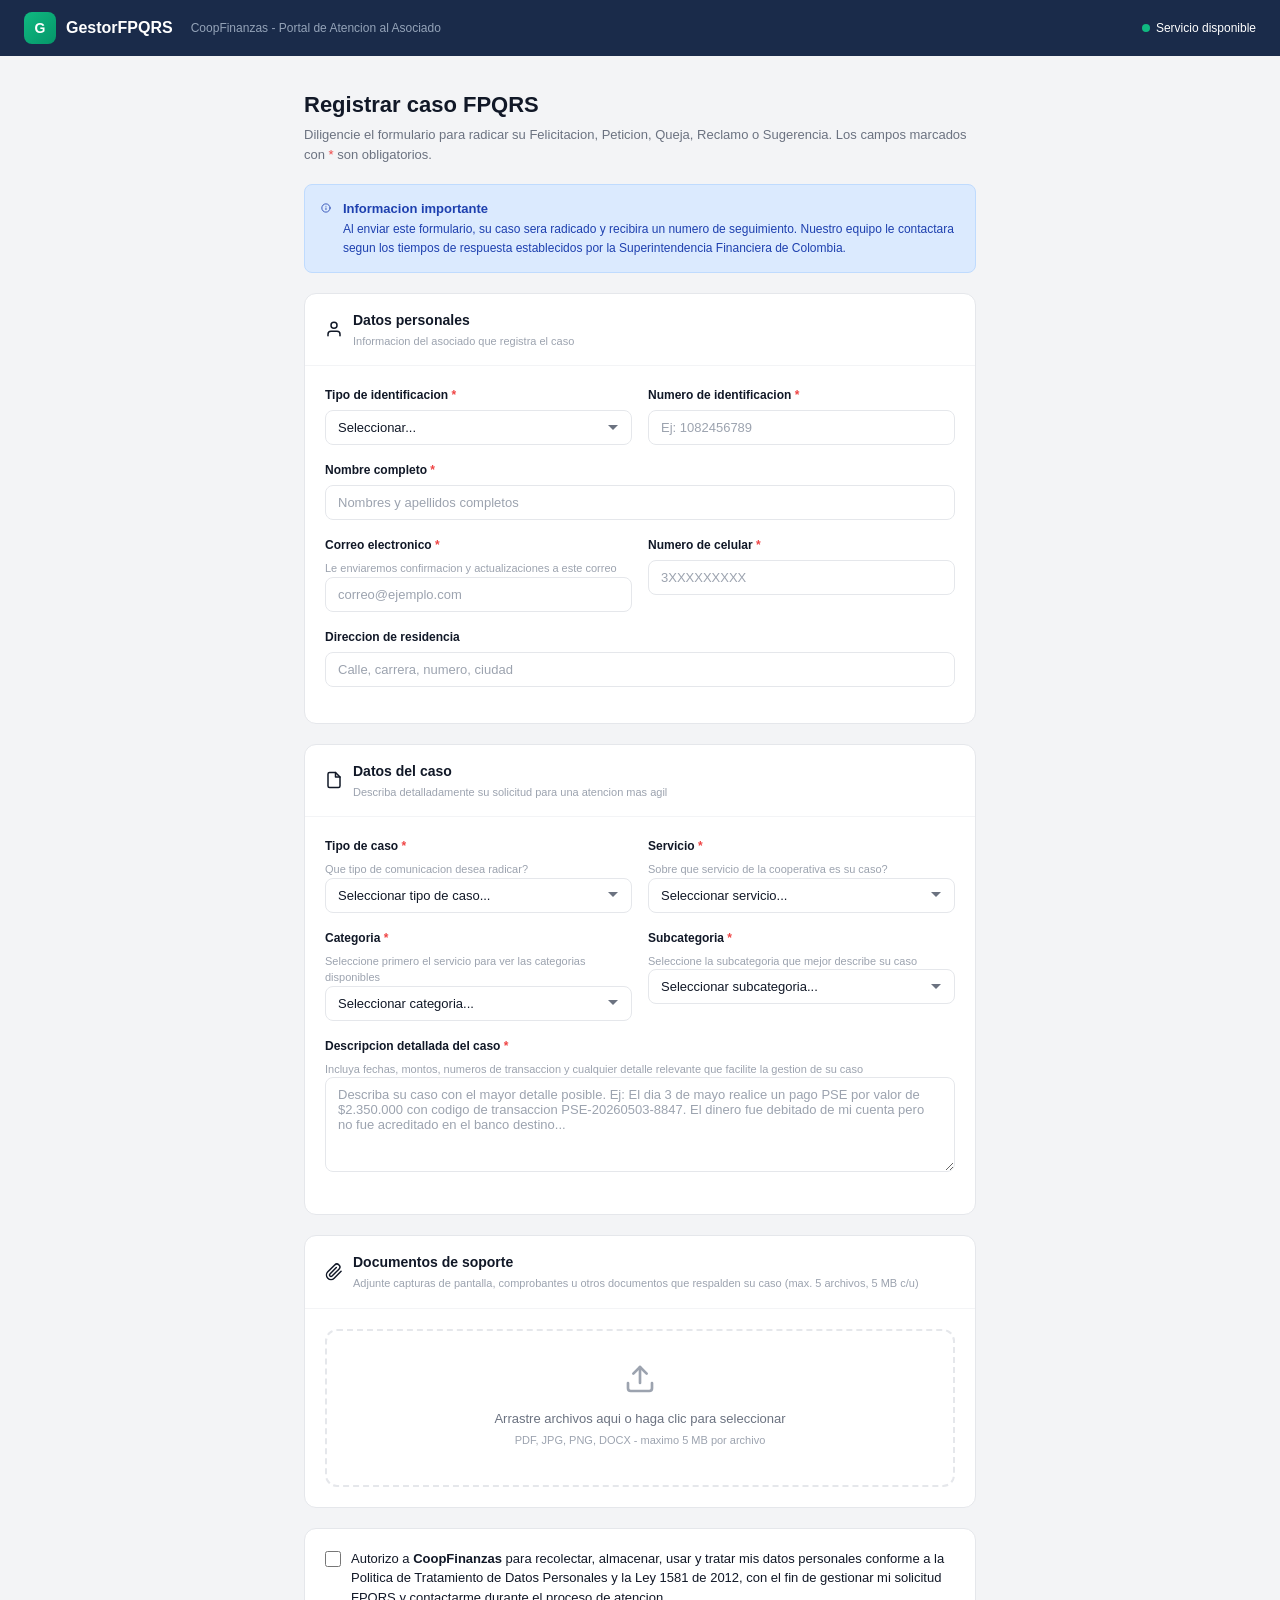
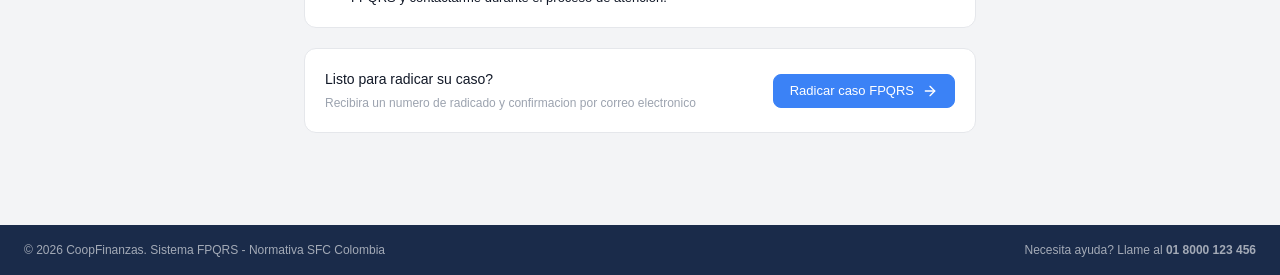
<file: pages/registrar-fpqrs.html>
<!DOCTYPE html>
<html lang="es">
<head>
    <meta charset="UTF-8">
    <meta name="viewport" content="width=device-width, initial-scale=1.0">
    <title>Registrar caso FPQRS - GestorFPQRS</title>
    <link rel="stylesheet" href="../css/main.css">
    <style>
        .public-layout {
            min-height: 100vh;
            background: var(--body-bg);
        }
        
        .public-header {
            background: var(--sidebar-bg);
            color: white;
            padding: 12px 24px;
            display: flex;
            align-items: center;
            justify-content: space-between;
        }
        
        .public-header-brand {
            display: flex;
            align-items: center;
            gap: 10px;
        }
        
        .public-header-brand .logo-icon {
            width: 32px;
            height: 32px;
            background: linear-gradient(135deg, #10b981, #059669);
            border-radius: 8px;
            display: flex;
            align-items: center;
            justify-content: center;
            font-weight: bold;
            font-size: 14px;
        }
        
        .public-header-brand .logo-text {
            font-size: 16px;
            font-weight: 600;
        }
        
        .public-header-brand .logo-subtext {
            font-size: 12px;
            color: var(--sidebar-text);
            margin-left: 8px;
        }
        
        .service-status {
            display: flex;
            align-items: center;
            gap: 6px;
            font-size: 12px;
        }
        
        .service-status .status-dot {
            width: 8px;
            height: 8px;
            background: var(--success);
            border-radius: 50%;
        }
        
        .public-content {
            max-width: 720px;
            margin: 0 auto;
            padding: 32px 24px;
        }
        
        .public-content h1 {
            font-size: 22px;
            font-weight: 600;
            margin-bottom: 4px;
        }
        
        .public-content .subtitle {
            font-size: 13px;
            color: var(--text-secondary);
            margin-bottom: 20px;
        }
        
        .form-section {
            background: white;
            border-radius: var(--radius-lg);
            border: 1px solid var(--border-color);
            margin-bottom: 20px;
            overflow: hidden;
        }
        
        .form-section-header {
            padding: 16px 20px;
            border-bottom: 1px solid var(--border-light);
            display: flex;
            align-items: center;
            gap: 10px;
        }
        
        .form-section-header i {
            color: var(--text-muted);
        }
        
        .form-section-header h3 {
            font-size: 14px;
            font-weight: 600;
        }
        
        .form-section-header p {
            font-size: 11px;
            color: var(--text-muted);
            margin-top: 2px;
        }
        
        .form-section-body {
            padding: 20px;
        }
        
        .public-footer {
            background: var(--sidebar-bg);
            color: rgba(255,255,255,0.6);
            padding: 16px 24px;
            display: flex;
            align-items: center;
            justify-content: space-between;
            font-size: 12px;
            margin-top: 40px;
        }
        
        .required {
            color: var(--danger);
        }
    </style>
</head>
<body class="public-layout">
    <header class="public-header">
        <div class="public-header-brand">
            <div class="logo-icon">G</div>
            <span class="logo-text">GestorFPQRS</span>
            <span class="logo-subtext">CoopFinanzas - Portal de Atencion al Asociado</span>
        </div>
        <div class="service-status">
            <span class="status-dot"></span>
            <span>Servicio disponible</span>
        </div>
    </header>
    
    <div class="public-content">
        <h1>Registrar caso FPQRS</h1>
        <p class="subtitle">Diligencie el formulario para radicar su Felicitacion, Peticion, Queja, Reclamo o Sugerencia. Los campos marcados con <span class="required">*</span> son obligatorios.</p>
        
        <!-- Info Alert -->
        <div class="alert alert-info" style="margin-bottom: 20px;">
            <svg xmlns="http://www.w3.org/2000/svg" width="18" height="18" viewBox="0 0 24 24" fill="none" stroke="currentColor" stroke-width="2" stroke-linecap="round" stroke-linejoin="round"><circle cx="12" cy="12" r="10"></circle><line x1="12" y1="16" x2="12" y2="12"></line><line x1="12" y1="8" x2="12.01" y2="8"></line></svg>
            <div>
                <strong>Informacion importante</strong><br>
                <span style="font-size: 12px;">Al enviar este formulario, su caso sera radicado y recibira un numero de seguimiento. Nuestro equipo le contactara segun los tiempos de respuesta establecidos por la Superintendencia Financiera de Colombia.</span>
            </div>
        </div>
        
        <!-- Datos Personales -->
        <div class="form-section">
            <div class="form-section-header">
                <svg xmlns="http://www.w3.org/2000/svg" width="18" height="18" viewBox="0 0 24 24" fill="none" stroke="currentColor" stroke-width="2" stroke-linecap="round" stroke-linejoin="round"><path d="M20 21v-2a4 4 0 0 0-4-4H8a4 4 0 0 0-4 4v2"></path><circle cx="12" cy="7" r="4"></circle></svg>
                <div>
                    <h3>Datos personales</h3>
                    <p>Informacion del asociado que registra el caso</p>
                </div>
            </div>
            <div class="form-section-body">
                <div class="form-row">
                    <div class="form-group">
                        <label class="form-label">Tipo de identificacion <span class="required">*</span></label>
                        <select class="form-control">
                            <option>Seleccionar...</option>
                            <option>Cedula de Ciudadania</option>
                            <option>Cedula de Extranjeria</option>
                            <option>Pasaporte</option>
                            <option>NIT</option>
                        </select>
                    </div>
                    <div class="form-group">
                        <label class="form-label">Numero de identificacion <span class="required">*</span></label>
                        <input type="text" class="form-control" placeholder="Ej: 1082456789">
                    </div>
                </div>
                <div class="form-group">
                    <label class="form-label">Nombre completo <span class="required">*</span></label>
                    <input type="text" class="form-control" placeholder="Nombres y apellidos completos">
                </div>
                <div class="form-row">
                    <div class="form-group">
                        <label class="form-label">Correo electronico <span class="required">*</span></label>
                        <p class="form-text">Le enviaremos confirmacion y actualizaciones a este correo</p>
                        <input type="email" class="form-control" placeholder="correo@ejemplo.com">
                    </div>
                    <div class="form-group">
                        <label class="form-label">Numero de celular <span class="required">*</span></label>
                        <input type="tel" class="form-control" placeholder="3XXXXXXXXX">
                    </div>
                </div>
                <div class="form-group">
                    <label class="form-label">Direccion de residencia</label>
                    <input type="text" class="form-control" placeholder="Calle, carrera, numero, ciudad">
                </div>
            </div>
        </div>
        
        <!-- Datos del Caso -->
        <div class="form-section">
            <div class="form-section-header">
                <svg xmlns="http://www.w3.org/2000/svg" width="18" height="18" viewBox="0 0 24 24" fill="none" stroke="currentColor" stroke-width="2" stroke-linecap="round" stroke-linejoin="round"><path d="M14 2H6a2 2 0 0 0-2 2v16a2 2 0 0 0 2 2h12a2 2 0 0 0 2-2V8z"></path><polyline points="14 2 14 8 20 8"></polyline></svg>
                <div>
                    <h3>Datos del caso</h3>
                    <p>Describa detalladamente su solicitud para una atencion mas agil</p>
                </div>
            </div>
            <div class="form-section-body">
                <div class="form-row">
                    <div class="form-group">
                        <label class="form-label">Tipo de caso <span class="required">*</span></label>
                        <p class="form-text">Que tipo de comunicacion desea radicar?</p>
                        <select class="form-control">
                            <option>Seleccionar tipo de caso...</option>
                            <option>Felicitacion</option>
                            <option>Peticion</option>
                            <option>Queja</option>
                            <option>Reclamo</option>
                            <option>Sugerencia</option>
                        </select>
                    </div>
                    <div class="form-group">
                        <label class="form-label">Servicio <span class="required">*</span></label>
                        <p class="form-text">Sobre que servicio de la cooperativa es su caso?</p>
                        <select class="form-control">
                            <option>Seleccionar servicio...</option>
                            <option>Credito</option>
                            <option>Ahorro y Captacion</option>
                            <option>Canales Digitales</option>
                            <option>Atencion al Asociado</option>
                            <option>Pagos y Transferencias</option>
                            <option>Seguros y Proteccion</option>
                        </select>
                    </div>
                </div>
                <div class="form-row">
                    <div class="form-group">
                        <label class="form-label">Categoria <span class="required">*</span></label>
                        <p class="form-text">Seleccione primero el servicio para ver las categorias disponibles</p>
                        <select class="form-control">
                            <option>Seleccionar categoria...</option>
                        </select>
                    </div>
                    <div class="form-group">
                        <label class="form-label">Subcategoria <span class="required">*</span></label>
                        <p class="form-text">Seleccione la subcategoria que mejor describe su caso</p>
                        <select class="form-control">
                            <option>Seleccionar subcategoria...</option>
                        </select>
                    </div>
                </div>
                <div class="form-group">
                    <label class="form-label">Descripcion detallada del caso <span class="required">*</span></label>
                    <p class="form-text">Incluya fechas, montos, numeros de transaccion y cualquier detalle relevante que facilite la gestion de su caso</p>
                    <textarea class="form-control" rows="5" placeholder="Describa su caso con el mayor detalle posible. Ej: El dia 3 de mayo realice un pago PSE por valor de $2.350.000 con codigo de transaccion PSE-20260503-8847. El dinero fue debitado de mi cuenta pero no fue acreditado en el banco destino..."></textarea>
                </div>
            </div>
        </div>
        
        <!-- Documentos de Soporte -->
        <div class="form-section">
            <div class="form-section-header">
                <svg xmlns="http://www.w3.org/2000/svg" width="18" height="18" viewBox="0 0 24 24" fill="none" stroke="currentColor" stroke-width="2" stroke-linecap="round" stroke-linejoin="round"><path d="M21.44 11.05l-9.19 9.19a6 6 0 0 1-8.49-8.49l9.19-9.19a4 4 0 0 1 5.66 5.66l-9.2 9.19a2 2 0 0 1-2.83-2.83l8.49-8.48"></path></svg>
                <div>
                    <h3>Documentos de soporte</h3>
                    <p>Adjunte capturas de pantalla, comprobantes u otros documentos que respalden su caso (max. 5 archivos, 5 MB c/u)</p>
                </div>
            </div>
            <div class="form-section-body">
                <div class="file-upload-zone">
                    <svg xmlns="http://www.w3.org/2000/svg" width="32" height="32" viewBox="0 0 24 24" fill="none" stroke="currentColor" stroke-width="2" stroke-linecap="round" stroke-linejoin="round" style="color: var(--text-muted); margin-bottom: 8px;"><path d="M21 15v4a2 2 0 0 1-2 2H5a2 2 0 0 1-2-2v-4"></path><polyline points="17 8 12 3 7 8"></polyline><line x1="12" y1="3" x2="12" y2="15"></line></svg>
                    <p>Arrastre archivos aqui o haga clic para seleccionar</p>
                    <p class="file-types">PDF, JPG, PNG, DOCX - maximo 5 MB por archivo</p>
                </div>
            </div>
        </div>
        
        <!-- Autorizacion -->
        <div class="form-section">
            <div class="form-section-body">
                <label class="custom-checkbox">
                    <input type="checkbox">
                    <span>Autorizo a <strong>CoopFinanzas</strong> para recolectar, almacenar, usar y tratar mis datos personales conforme a la Politica de Tratamiento de Datos Personales y la Ley 1581 de 2012, con el fin de gestionar mi solicitud FPQRS y contactarme durante el proceso de atencion.</span>
                </label>
            </div>
        </div>
        
        <!-- Submit Section -->
        <div class="form-section">
            <div class="form-section-body" style="display: flex; align-items: center; justify-content: space-between;">
                <div>
                    <p style="font-size: 14px; font-weight: 500; margin-bottom: 4px;">Listo para radicar su caso?</p>
                    <p style="font-size: 12px; color: var(--text-muted);">Recibira un numero de radicado y confirmacion por correo electronico</p>
                </div>
                <button class="btn btn-primary" style="display: flex; align-items: center; gap: 8px;">
                    Radicar caso FPQRS
                    <svg xmlns="http://www.w3.org/2000/svg" width="16" height="16" viewBox="0 0 24 24" fill="none" stroke="currentColor" stroke-width="2" stroke-linecap="round" stroke-linejoin="round"><line x1="5" y1="12" x2="19" y2="12"></line><polyline points="12 5 19 12 12 19"></polyline></svg>
                </button>
            </div>
        </div>
    </div>
    
    <footer class="public-footer">
        <span>&copy; 2026 CoopFinanzas. Sistema FPQRS - Normativa SFC Colombia</span>
        <span>Necesita ayuda? Llame al <strong>01 8000 123 456</strong></span>
    </footer>
    
    <script src="../js/store.js"></script>
    <script src="../js/main.js"></script>
    <script>
        document.addEventListener('DOMContentLoaded', () => {
            let tCasoSelect, srvSelect, catSelect, subcatSelect;
            let docTypeInput, docNumInput, nameInput, emailInput, phoneInput, addressInput, descInput;
            const chkAuth = document.querySelector('input[type="checkbox"]');
            const submitBtn = document.querySelector('.btn-primary');

            // Find elements intelligently to avoid index shifts
            document.querySelectorAll('.form-group').forEach(div => {
                const lbl = div.querySelector('.form-label');
                if(!lbl) return;
                const txt = lbl.textContent.toLowerCase();
                if(txt.includes('tipo de caso')) tCasoSelect = div.querySelector('select');
                else if(txt.includes('servicio')) srvSelect = div.querySelector('select');
                else if(txt.includes('subcategoria')) subcatSelect = div.querySelector('select');
                else if(txt.includes('categoria')) catSelect = div.querySelector('select');
                else if(txt.includes('tipo de ident')) docTypeInput = div.querySelector('select');
                else if(txt.includes('numero de ident')) docNumInput = div.querySelector('input');
                else if(txt.includes('nombre completo')) nameInput = div.querySelector('input');
                else if(txt.includes('correo')) emailInput = div.querySelector('input');
                else if(txt.includes('celular')) phoneInput = div.querySelector('input');
                else if(txt.includes('residencia')) addressInput = div.querySelector('input');
                else if(txt.includes('descripc')) descInput = div.querySelector('textarea');
            });

            const services = db.getServices() || [];
            if(srvSelect) {
                srvSelect.innerHTML = '<option value="">Seleccionar servicio...</option>' + 
                    services.map(s => {
                        const name = typeof s === 'string' ? s : s.name;
                        return `<option value="${name}">${name}</option>`;
                    }).join('');

                srvSelect.addEventListener('change', () => {
                    const srvValue = srvSelect.value;
                    if (!srvValue) { 
                        if(catSelect) catSelect.innerHTML = '<option value="">Seleccionar categoria...</option>'; 
                        if(subcatSelect) subcatSelect.innerHTML = '<option value="">Seleccionar subcategoria...</option>';
                        return; 
                    }
                    if(catSelect) {
                        const cats = db.getCategoriesForService ? db.getCategoriesForService(srvValue) : [];
                        catSelect.innerHTML = '<option value="">Seleccionar categoria...</option>' + 
                            cats.map(c => {
                                const name = typeof c === 'string' ? c : c.name;
                                return `<option value="${name}">${name}</option>`;
                            }).join('');
                    }
                });
            }

            if(catSelect && subcatSelect) {
                catSelect.addEventListener('change', () => {
                    if (!catSelect.value) { 
                        subcatSelect.innerHTML = '<option value="">Seleccionar subcategoria...</option>'; 
                        return; 
                    }
                    const subs = ['Sugerencia de mejora', 'Inconformidad con atención', 'Demora en proceso', 'Error o cobro no reconocido', 'Problema en sistema', 'Otro'];
                    subcatSelect.innerHTML = '<option value="">Seleccionar subcategoria...</option>' +
                        subs.map(sb => `<option value="${sb}">${sb}</option>`).join('');
                });
            }

            if(submitBtn) {
                submitBtn.addEventListener('click', () => {
                    const dType = docTypeInput ? docTypeInput.value : '';
                    const dNum = docNumInput ? docNumInput.value : '';
                    const name = nameInput ? nameInput.value : '';
                    const email = emailInput ? emailInput.value : '';
                    const tCaso = tCasoSelect ? tCasoSelect.value : '';
                    const srv = srvSelect ? srvSelect.value : '';
                    const cat = catSelect ? catSelect.value : '';
                    const desc = descInput ? descInput.value : '';

                    if(!dNum || !name || !email || !desc || !srv || !cat || tCaso.includes('Seleccionar') || dType.includes('Seleccionar')) {
                        alert('Por favor complete todos los campos obligatorios (*) validamente.');
                        return;
                    }

                    if(chkAuth && !chkAuth.checked) {
                        alert('Debe aceptar la politica de tratamiento de datos.');
                        return;
                    }

                    try {
                        const newCase = db.createCase(
                            tCaso, srv, cat, name, dType + ' ' + dNum, email, desc, 'Portal Web'
                        );

                        alert(`¡Caso radicado exitosamente! Su número de radicado es: ${newCase.id}`);
                        window.location.href = '../index.html';
                    } catch(err) {
                        console.error('Error radicando caso:', err);
                        alert('Ocurrió un error al radicar el caso.');
                    }
                });
            }
        });
    </script>
</body>
</html>
</file>
<file: css/main.css>
/* =====================================================
   GestorFPQRS - Sistema de Gestión de Casos
   Hojas de estilo principales
   ===================================================== */

/* ----- Variables CSS ----- */
:root {
    /* Colores principales */
    --primary: #3b82f6;
    --primary-dark: #2563eb;
    --primary-light: #dbeafe;
    --sidebar-bg: #1a2b4a;
    --sidebar-active: #243654;
    --sidebar-hover: #243654;
    --sidebar-text: #94a3b8;
    --sidebar-text-active: #ffffff;
    
    /* Colores de estado */
    --success: #10b981;
    --success-light: #d1fae5;
    --warning: #f59e0b;
    --warning-light: #fef3c7;
    --danger: #ef4444;
    --danger-light: #fee2e2;
    --info: #3b82f6;
    --info-light: #dbeafe;
    --secondary: #6b7280;
    --secondary-light: #f3f4f6;
    
    /* Badges de estado */
    --badge-radicado: #6b7280;
    --badge-radicado-bg: #f3f4f6;
    --badge-asignado: #8b5cf6;
    --badge-asignado-bg: #ede9fe;
    --badge-en-gestion: #3b82f6;
    --badge-en-gestion-bg: #dbeafe;
    --badge-pendiente: #f59e0b;
    --badge-pendiente-bg: #fef3c7;
    --badge-respondido: #10b981;
    --badge-respondido-bg: #d1fae5;
    --badge-cerrado: #6b7280;
    --badge-cerrado-bg: #f3f4f6;
    --badge-reabierto: #ef4444;
    --badge-reabierto-bg: #fee2e2;
    
    /* Prioridades */
    --priority-baja: #3b82f6;
    --priority-normal: #6b7280;
    --priority-alta: #f59e0b;
    --priority-critica: #ef4444;
    
    /* Fondos */
    --body-bg: #f3f4f6;
    --card-bg: #ffffff;
    --header-bg: #ffffff;
    
    /* Texto */
    --text-primary: #111827;
    --text-secondary: #6b7280;
    --text-muted: #9ca3af;
    --text-white: #ffffff;
    
    /* Bordes */
    --border-color: #e5e7eb;
    --border-light: #f3f4f6;
    
    /* Sombras */
    --shadow-sm: 0 1px 2px 0 rgba(0, 0, 0, 0.05);
    --shadow-md: 0 4px 6px -1px rgba(0, 0, 0, 0.1), 0 2px 4px -1px rgba(0, 0, 0, 0.06);
    --shadow-lg: 0 10px 15px -3px rgba(0, 0, 0, 0.1), 0 4px 6px -2px rgba(0, 0, 0, 0.05);
    --shadow-card: 0 1px 3px rgba(0,0,0,0.08);
    
    /* Layout */
    --sidebar-width: 250px;
    --sidebar-collapsed: 70px;
    --header-height: 64px;
    
    /* Bordes redondeados */
    --radius-sm: 6px;
    --radius-md: 8px;
    --radius-lg: 12px;
    --radius-xl: 16px;
    
    /* Transiciones */
    --transition-fast: 0.15s ease;
    --transition-normal: 0.25s ease;
}

/* ----- Reset y Base ----- */
*, *::before, *::after {
    box-sizing: border-box;
    margin: 0;
    padding: 0;
}

html {
    font-size: 14px;
    height: 100%;
}

body {
    font-family: -apple-system, BlinkMacSystemFont, 'Segoe UI', Roboto, 'Helvetica Neue', Arial, sans-serif;
    background-color: var(--body-bg);
    color: var(--text-primary);
    line-height: 1.5;
    min-height: 100vh;
    overflow-x: hidden;
}

a {
    text-decoration: none;
    color: inherit;
}

button {
    cursor: pointer;
    border: none;
    background: none;
    font-family: inherit;
}

/* ----- Layout Principal ----- */
.app-layout {
    display: flex;
    min-height: 100vh;
}

.main-content {
    flex: 1;
    margin-left: var(--sidebar-width);
    display: flex;
    flex-direction: column;
    min-height: 100vh;
    transition: margin-left var(--transition-normal);
}

.content-area {
    flex: 1;
    padding: 24px;
    overflow-y: auto;
}

/* ----- Sidebar ----- */
.sidebar {
    position: fixed;
    top: 0;
    left: 0;
    width: var(--sidebar-width);
    height: 100vh;
    background-color: var(--sidebar-bg);
    color: var(--sidebar-text);
    display: flex;
    flex-direction: column;
    z-index: 1000;
    transition: width var(--transition-normal);
    overflow-y: auto;
    overflow-x: hidden;
}

.sidebar::-webkit-scrollbar {
    width: 4px;
}

.sidebar::-webkit-scrollbar-thumb {
    background-color: rgba(255,255,255,0.1);
    border-radius: 4px;
}

.sidebar-brand {
    display: flex;
    align-items: center;
    padding: 16px 20px;
    gap: 10px;
    border-bottom: 1px solid rgba(255,255,255,0.08);
}

.sidebar-brand .logo-icon {
    width: 32px;
    height: 32px;
    background: linear-gradient(135deg, #10b981, #059669);
    border-radius: var(--radius-md);
    display: flex;
    align-items: center;
    justify-content: center;
    color: white;
    font-weight: bold;
    font-size: 14px;
    flex-shrink: 0;
}

.sidebar-brand .logo-text {
    font-size: 16px;
    font-weight: 600;
    color: var(--text-white);
    white-space: nowrap;
}

.sidebar-nav {
    flex: 1;
    padding: 12px 0;
    overflow-y: auto;
}

.nav-section {
    margin-bottom: 8px;
}

.nav-section-title {
    font-size: 10px;
    font-weight: 600;
    text-transform: uppercase;
    letter-spacing: 0.8px;
    color: rgba(148, 163, 184, 0.7);
    padding: 12px 20px 6px;
}

.nav-item {
    display: flex;
    align-items: center;
    padding: 10px 20px;
    gap: 12px;
    color: var(--sidebar-text);
    transition: all var(--transition-fast);
    cursor: pointer;
    position: relative;
    text-decoration: none;
}

.nav-item:hover {
    background-color: var(--sidebar-hover);
    color: var(--sidebar-text-active);
}

.nav-item.active {
    background-color: var(--sidebar-active);
    color: var(--sidebar-text-active);
}

.nav-item.active::before {
    content: '';
    position: absolute;
    left: 0;
    top: 50%;
    transform: translateY(-50%);
    width: 3px;
    height: 20px;
    background-color: var(--primary);
    border-radius: 0 2px 2px 0;
}

.nav-item i {
    font-size: 18px;
    width: 20px;
    text-align: center;
    flex-shrink: 0;
}

.nav-item span {
    font-size: 13px;
    white-space: nowrap;
}

.nav-badge {
    margin-left: auto;
    background-color: var(--danger);
    color: white;
    font-size: 10px;
    font-weight: 600;
    padding: 1px 6px;
    border-radius: 10px;
    min-width: 18px;
    text-align: center;
}

/* Sidebar footer */
.sidebar-footer {
    padding: 12px 16px;
    border-top: 1px solid rgba(255,255,255,0.08);
}

.sidebar-footer .user-info {
    display: flex;
    align-items: center;
    gap: 10px;
    padding: 8px;
    border-radius: var(--radius-md);
    transition: background var(--transition-fast);
}

.sidebar-footer .user-info:hover {
    background-color: var(--sidebar-hover);
}

.user-avatar {
    width: 32px;
    height: 32px;
    border-radius: 50%;
    background: linear-gradient(135deg, #3b82f6, #2563eb);
    display: flex;
    align-items: center;
    justify-content: center;
    color: white;
    font-size: 12px;
    font-weight: 600;
    flex-shrink: 0;
}

.user-details {
    overflow: hidden;
}

.user-name {
    font-size: 12px;
    font-weight: 500;
    color: var(--sidebar-text-active);
    white-space: nowrap;
}

.user-role {
    font-size: 11px;
    color: var(--sidebar-text);
    white-space: nowrap;
}

.logout-btn {
    display: flex;
    align-items: center;
    gap: 10px;
    padding: 8px;
    color: var(--sidebar-text);
    font-size: 12px;
    border-radius: var(--radius-md);
    transition: all var(--transition-fast);
    margin-top: 4px;
}

.logout-btn:hover {
    background-color: var(--sidebar-hover);
    color: var(--sidebar-text-active);
}

/* Toggle sidebar para mobile */
.sidebar-toggle {
    display: none;
    position: fixed;
    top: 16px;
    left: 16px;
    z-index: 1100;
    width: 40px;
    height: 40px;
    background: var(--sidebar-bg);
    color: white;
    border-radius: var(--radius-md);
    align-items: center;
    justify-content: center;
    font-size: 20px;
    box-shadow: var(--shadow-lg);
}

/* ----- Header / Top Bar ----- */
.top-header {
    height: var(--header-height);
    background: var(--header-bg);
    border-bottom: 1px solid var(--border-color);
    display: flex;
    align-items: center;
    justify-content: space-between;
    padding: 0 24px;
    position: sticky;
    top: 0;
    z-index: 100;
}

.page-title-section h1 {
    font-size: 20px;
    font-weight: 600;
    color: var(--text-primary);
    margin-bottom: 2px;
}

.page-title-section p {
    font-size: 12px;
    color: var(--text-secondary);
}

.header-actions {
    display: flex;
    align-items: center;
    gap: 10px;
}

/* ----- Cards ----- */
.card {
    background: var(--card-bg);
    border-radius: var(--radius-lg);
    border: 1px solid var(--border-color);
    box-shadow: var(--shadow-card);
    overflow: hidden;
}

.card-header {
    padding: 16px 20px;
    border-bottom: 1px solid var(--border-light);
    display: flex;
    align-items: center;
    justify-content: space-between;
}

.card-header h2, .card-header h3 {
    font-size: 15px;
    font-weight: 600;
    color: var(--text-primary);
}

.card-body {
    padding: 20px;
}

/* ----- KPI Cards ----- */
.kpi-grid {
    display: grid;
    grid-template-columns: repeat(auto-fit, minmax(200px, 1fr));
    gap: 16px;
    margin-bottom: 24px;
}

.kpi-card {
    background: var(--card-bg);
    border-radius: var(--radius-lg);
    border: 1px solid var(--border-color);
    box-shadow: var(--shadow-card);
    padding: 20px;
    display: flex;
    flex-direction: column;
    gap: 8px;
}

.kpi-card-header {
    display: flex;
    align-items: center;
    justify-content: space-between;
}

.kpi-icon {
    width: 40px;
    height: 40px;
    border-radius: var(--radius-md);
    display: flex;
    align-items: center;
    justify-content: center;
    font-size: 18px;
}

.kpi-icon.blue { background: var(--primary-light); color: var(--primary); }
.kpi-icon.green { background: var(--success-light); color: var(--success); }
.kpi-icon.yellow { background: var(--warning-light); color: var(--warning); }
.kpi-icon.red { background: var(--danger-light); color: var(--danger); }
.kpi-icon.gray { background: var(--secondary-light); color: var(--secondary); }

.kpi-trend {
    font-size: 11px;
    font-weight: 600;
    padding: 2px 6px;
    border-radius: 4px;
}

.kpi-trend.up { background: var(--success-light); color: var(--success); }
.kpi-trend.down { background: var(--danger-light); color: var(--danger); }

.kpi-value {
    font-size: 28px;
    font-weight: 700;
    color: var(--text-primary);
    line-height: 1;
}

.kpi-label {
    font-size: 12px;
    color: var(--text-secondary);
    font-weight: 500;
}

.kpi-sublabel {
    font-size: 11px;
    color: var(--text-muted);
}

/* ----- Badges ----- */
.badge {
    display: inline-flex;
    align-items: center;
    padding: 3px 10px;
    border-radius: 20px;
    font-size: 11px;
    font-weight: 600;
    line-height: 1.4;
}

.badge-radicado { background: var(--badge-radicado-bg); color: var(--badge-radicado); }
.badge-asignado { background: var(--badge-asignado-bg); color: var(--badge-asignado); }
.badge-en-gestion { background: var(--badge-en-gestion-bg); color: var(--badge-en-gestion); }
.badge-pendiente { background: var(--badge-pendiente-bg); color: var(--badge-pendiente); }
.badge-respondido { background: var(--badge-respondido-bg); color: var(--badge-respondido); }
.badge-cerrado { background: var(--badge-cerrado-bg); color: var(--badge-cerrado); }
.badge-reabierto { background: var(--badge-reabierto-bg); color: var(--badge-reabierto); }

.badge-sla {
    display: inline-flex;
    align-items: center;
    gap: 4px;
    padding: 2px 8px;
    border-radius: 12px;
    font-size: 11px;
    font-weight: 600;
}

.badge-sla.vencido { background: var(--danger-light); color: var(--danger); }
.badge-sla.proximo { background: var(--warning-light); color: var(--warning); }
.badge-sla.tiempo { background: var(--success-light); color: var(--success); }

.badge-priority {
    display: inline-flex;
    align-items: center;
    padding: 2px 8px;
    border-radius: 12px;
    font-size: 11px;
    font-weight: 600;
}

.badge-priority.baja { background: var(--primary-light); color: var(--primary); }
.badge-priority.normal { background: var(--secondary-light); color: var(--secondary); }
.badge-priority.alta { background: var(--warning-light); color: var(--warning); }
.badge-priority.critica { background: var(--danger-light); color: var(--danger); }

/* ----- Buttons ----- */
.btn {
    display: inline-flex;
    align-items: center;
    justify-content: center;
    gap: 8px;
    padding: 8px 16px;
    border-radius: var(--radius-md);
    font-size: 13px;
    font-weight: 500;
    cursor: pointer;
    transition: all var(--transition-fast);
    border: 1px solid transparent;
    white-space: nowrap;
}

.btn:disabled {
    opacity: 0.6;
    cursor: not-allowed;
}

.btn-primary {
    background-color: var(--primary);
    color: white;
    border-color: var(--primary);
}

.btn-primary:hover:not(:disabled) {
    background-color: var(--primary-dark);
    border-color: var(--primary-dark);
}

.btn-secondary {
    background-color: white;
    color: var(--text-primary);
    border-color: var(--border-color);
}

.btn-secondary:hover:not(:disabled) {
    background-color: var(--secondary-light);
}

.btn-success {
    background-color: var(--success);
    color: white;
    border-color: var(--success);
}

.btn-success:hover:not(:disabled) {
    background-color: #059669;
}

.btn-danger {
    background-color: var(--danger);
    color: white;
    border-color: var(--danger);
}

.btn-outline-primary {
    background-color: transparent;
    color: var(--primary);
    border-color: var(--primary);
}

.btn-outline-primary:hover:not(:disabled) {
    background-color: var(--primary-light);
}

.btn-sm {
    padding: 5px 12px;
    font-size: 12px;
}

.btn-lg {
    padding: 12px 24px;
    font-size: 14px;
}

.btn-icon {
    width: 36px;
    height: 36px;
    padding: 0;
    border-radius: var(--radius-md);
}

/* ----- Forms ----- */
.form-group {
    margin-bottom: 16px;
}

.form-label {
    display: block;
    font-size: 12px;
    font-weight: 600;
    color: var(--text-primary);
    margin-bottom: 6px;
}

.form-label .required {
    color: var(--danger);
}

.form-control {
    width: 100%;
    padding: 9px 12px;
    font-size: 13px;
    border: 1px solid var(--border-color);
    border-radius: var(--radius-md);
    background: white;
    color: var(--text-primary);
    transition: border-color var(--transition-fast), box-shadow var(--transition-fast);
    font-family: inherit;
}

.form-control:focus {
    outline: none;
    border-color: var(--primary);
    box-shadow: 0 0 0 3px rgba(59, 130, 246, 0.1);
}

.form-control::placeholder {
    color: var(--text-muted);
}

select.form-control {
    appearance: none;
    background-image: url("data:image/svg+xml,%3Csvg xmlns='http://www.w3.org/2000/svg' width='12' height='12' viewBox='0 0 12 12'%3E%3Cpath fill='%236b7280' d='M6 8L1 3h10z'/%3E%3C/svg%3E");
    background-repeat: no-repeat;
    background-position: right 12px center;
    padding-right: 32px;
}

textarea.form-control {
    resize: vertical;
    min-height: 80px;
}

.form-text {
    font-size: 11px;
    color: var(--text-muted);
    margin-top: 4px;
}

.form-row {
    display: grid;
    grid-template-columns: 1fr 1fr;
    gap: 16px;
}

/* ----- Input Group ----- */
.input-group {
    position: relative;
    display: flex;
    align-items: center;
}

.input-group .form-control {
    padding-left: 36px;
}

.input-group-icon {
    position: absolute;
    left: 12px;
    color: var(--text-muted);
    font-size: 14px;
    z-index: 2;
}

/* ----- Checkbox & Radio ----- */
.custom-checkbox {
    display: flex;
    align-items: flex-start;
    gap: 10px;
    cursor: pointer;
    font-size: 13px;
}

.custom-checkbox input {
    width: 16px;
    height: 16px;
    border: 1px solid var(--border-color);
    border-radius: 3px;
    accent-color: var(--primary);
    margin-top: 2px;
    flex-shrink: 0;
}

/* ----- Tables ----- */
.table-container {
    overflow-x: auto;
}

.data-table {
    width: 100%;
    border-collapse: collapse;
}

.data-table thead th {
    padding: 10px 16px;
    font-size: 11px;
    font-weight: 600;
    text-transform: uppercase;
    letter-spacing: 0.5px;
    color: var(--text-secondary);
    background: #f9fafb;
    border-bottom: 1px solid var(--border-color);
    white-space: nowrap;
    text-align: left;
}

.data-table tbody td {
    padding: 12px 16px;
    font-size: 13px;
    color: var(--text-primary);
    border-bottom: 1px solid var(--border-light);
    vertical-align: middle;
}

.data-table tbody tr:hover {
    background-color: #f9fafb;
}

.data-table .cell-muted {
    color: var(--text-muted);
    font-size: 12px;
}

/* ----- Tabs ----- */
.tabs-nav {
    display: flex;
    gap: 4px;
    border-bottom: 1px solid var(--border-color);
    margin-bottom: 20px;
    overflow-x: auto;
}

.tab-btn {
    padding: 10px 16px;
    font-size: 13px;
    font-weight: 500;
    color: var(--text-secondary);
    border-bottom: 2px solid transparent;
    margin-bottom: -1px;
    white-space: nowrap;
    transition: all var(--transition-fast);
}

.tab-btn:hover {
    color: var(--text-primary);
}

.tab-btn.active {
    color: var(--primary);
    border-bottom-color: var(--primary);
}

.tab-content {
    display: none;
}

.tab-content.active {
    display: block;
}

/* ----- Alerts & Info Boxes ----- */
.alert {
    display: flex;
    align-items: flex-start;
    gap: 12px;
    padding: 14px 16px;
    border-radius: var(--radius-md);
    font-size: 13px;
    margin-bottom: 16px;
}

.alert i {
    font-size: 18px;
    flex-shrink: 0;
    margin-top: 1px;
}

.alert-danger {
    background: var(--danger-light);
    color: var(--danger);
    border: 1px solid #fecaca;
}

.alert-warning {
    background: var(--warning-light);
    color: #92400e;
    border: 1px solid #fde68a;
}

.alert-info {
    background: var(--info-light);
    color: #1e40af;
    border: 1px solid #bfdbfe;
}

.alert-success {
    background: var(--success-light);
    color: #065f46;
    border: 1px solid #a7f3d0;
}

/* ----- Section Divider ----- */
.section-divider {
    display: flex;
    align-items: center;
    gap: 12px;
    margin: 24px 0 16px;
    font-size: 14px;
    font-weight: 600;
    color: var(--text-primary);
}

.section-divider::after {
    content: '';
    flex: 1;
    height: 1px;
    background: var(--border-color);
}

/* ----- Search Bar ----- */
.search-bar {
    position: relative;
    max-width: 400px;
}

.search-bar .form-control {
    padding-left: 40px;
    padding-right: 40px;
}

.search-bar .search-icon {
    position: absolute;
    left: 14px;
    top: 50%;
    transform: translateY(-50%);
    color: var(--text-muted);
    font-size: 14px;
}

/* ----- Filters ----- */
.filter-bar {
    display: flex;
    gap: 10px;
    flex-wrap: wrap;
    align-items: center;
    margin-bottom: 16px;
}

.filter-pill {
    display: inline-flex;
    align-items: center;
    gap: 6px;
    padding: 6px 12px;
    background: white;
    border: 1px solid var(--border-color);
    border-radius: 20px;
    font-size: 12px;
    font-weight: 500;
    color: var(--text-secondary);
    cursor: pointer;
    transition: all var(--transition-fast);
}

.filter-pill:hover, .filter-pill.active {
    background: var(--primary-light);
    border-color: var(--primary);
    color: var(--primary);
}

/* ----- Status Indicator (dot) ----- */
.status-dot {
    width: 8px;
    height: 8px;
    border-radius: 50%;
    display: inline-block;
}

.status-dot.online { background: var(--success); }
.status-dot.offline { background: var(--danger); }
.status-dot.away { background: var(--warning); }

/* ----- Progress Bar ----- */
.progress-bar-container {
    width: 100%;
    height: 6px;
    background: var(--border-light);
    border-radius: 3px;
    overflow: hidden;
}

.progress-bar-fill {
    height: 100%;
    border-radius: 3px;
    transition: width 0.3s ease;
}

.progress-bar-fill.green { background: var(--success); }
.progress-bar-fill.yellow { background: var(--warning); }
.progress-bar-fill.red { background: var(--danger); }

/* ----- Timeline ----- */
.timeline {
    position: relative;
    padding-left: 24px;
}

.timeline::before {
    content: '';
    position: absolute;
    left: 7px;
    top: 0;
    bottom: 0;
    width: 2px;
    background: var(--border-color);
}

.timeline-item {
    position: relative;
    padding-bottom: 20px;
}

.timeline-dot {
    position: absolute;
    left: -24px;
    top: 4px;
    width: 14px;
    height: 14px;
    border-radius: 50%;
    border: 2px solid white;
    box-shadow: 0 0 0 2px var(--border-color);
}

.timeline-dot.blue { background: var(--primary); box-shadow: 0 0 0 2px var(--primary-light); }
.timeline-dot.green { background: var(--success); box-shadow: 0 0 0 2px var(--success-light); }
.timeline-dot.yellow { background: var(--warning); box-shadow: 0 0 0 2px var(--warning-light); }
.timeline-dot.red { background: var(--danger); box-shadow: 0 0 0 2px var(--danger-light); }

.timeline-content {
    font-size: 13px;
}

.timeline-title {
    font-weight: 500;
    color: var(--text-primary);
}

.timeline-meta {
    font-size: 11px;
    color: var(--text-muted);
    margin-top: 2px;
}

/* ----- File Upload ----- */
.file-upload-zone {
    border: 2px dashed var(--border-color);
    border-radius: var(--radius-lg);
    padding: 32px;
    text-align: center;
    cursor: pointer;
    transition: all var(--transition-fast);
}

.file-upload-zone:hover {
    border-color: var(--primary);
    background: var(--primary-light);
}

.file-upload-zone i {
    font-size: 32px;
    color: var(--text-muted);
    margin-bottom: 12px;
}

.file-upload-zone p {
    font-size: 13px;
    color: var(--text-secondary);
    margin-bottom: 4px;
}

.file-upload-zone .file-types {
    font-size: 11px;
    color: var(--text-muted);
}

/* ----- Pagination ----- */
.pagination-container {
    display: flex;
    align-items: center;
    justify-content: space-between;
    padding: 12px 0;
    font-size: 12px;
    color: var(--text-secondary);
}

.pagination {
    display: flex;
    gap: 4px;
}

.pagination button {
    width: 32px;
    height: 32px;
    display: flex;
    align-items: center;
    justify-content: center;
    border-radius: var(--radius-md);
    font-size: 13px;
    color: var(--text-secondary);
    border: 1px solid var(--border-color);
    background: white;
    transition: all var(--transition-fast);
}

.pagination button:hover {
    background: var(--secondary-light);
}

.pagination button.active {
    background: var(--primary);
    color: white;
    border-color: var(--primary);
}

/* ----- Charts Container ----- */
.chart-container {
    position: relative;
    height: 250px;
    width: 100%;
}

.chart-grid {
    display: grid;
    grid-template-columns: repeat(auto-fit, minmax(400px, 1fr));
    gap: 20px;
    margin-bottom: 24px;
}

/* ----- Breadcrumb ----- */
.breadcrumb {
    display: flex;
    align-items: center;
    gap: 8px;
    font-size: 12px;
    color: var(--text-secondary);
    margin-bottom: 8px;
}

.breadcrumb a {
    color: var(--primary);
}

.breadcrumb a:hover {
    text-decoration: underline;
}

/* ----- Wizard Steps ----- */
.wizard-steps {
    display: flex;
    align-items: center;
    justify-content: center;
    gap: 40px;
    margin-bottom: 32px;
}

.wizard-step {
    display: flex;
    flex-direction: column;
    align-items: center;
    gap: 8px;
    position: relative;
}

.wizard-step:not(:last-child)::after {
    content: '';
    position: absolute;
    top: 16px;
    left: calc(100% + 8px);
    width: calc(40px - 16px);
    height: 2px;
    background: var(--border-color);
}

.wizard-step.completed:not(:last-child)::after {
    background: var(--success);
}

.step-circle {
    width: 32px;
    height: 32px;
    border-radius: 50%;
    display: flex;
    align-items: center;
    justify-content: center;
    font-size: 14px;
    border: 2px solid var(--border-color);
    background: white;
    color: var(--text-muted);
    z-index: 1;
}

.wizard-step.active .step-circle {
    border-color: var(--primary);
    background: var(--primary);
    color: white;
}

.wizard-step.completed .step-circle {
    border-color: var(--success);
    background: var(--success);
    color: white;
}

.step-label {
    font-size: 11px;
    color: var(--text-muted);
    font-weight: 500;
}

.wizard-step.active .step-label {
    color: var(--text-primary);
}

/* ----- Toast / Notification ----- */
.toast-container {
    position: fixed;
    top: 20px;
    right: 20px;
    z-index: 9999;
    display: flex;
    flex-direction: column;
    gap: 10px;
}

.toast {
    display: flex;
    align-items: center;
    gap: 12px;
    padding: 14px 18px;
    background: white;
    border-radius: var(--radius-lg);
    box-shadow: var(--shadow-lg);
    border-left: 4px solid var(--primary);
    min-width: 300px;
    animation: slideIn 0.3s ease;
}

.toast.success { border-left-color: var(--success); }
.toast.error { border-left-color: var(--danger); }
.toast.warning { border-left-color: var(--warning); }

@keyframes slideIn {
    from { transform: translateX(100%); opacity: 0; }
    to { transform: translateX(0); opacity: 1; }
}

/* ----- Utilities ----- */
.d-flex { display: flex; }
.align-center { align-items: center; }
.justify-between { justify-content: space-between; }
.gap-2 { gap: 8px; }
.gap-3 { gap: 12px; }
.gap-4 { gap: 16px; }
.mt-2 { margin-top: 8px; }
.mt-3 { margin-top: 12px; }
.mt-4 { margin-top: 16px; }
.mb-2 { margin-bottom: 8px; }
.mb-3 { margin-bottom: 12px; }
.mb-4 { margin-bottom: 16px; }
.ms-auto { margin-left: auto; }
.text-muted { color: var(--text-muted); }
.text-secondary { color: var(--text-secondary); }
.text-primary { color: var(--text-primary); }
.text-success { color: var(--success); }
.text-danger { color: var(--danger); }
.text-warning { color: var(--warning); }
.fw-semibold { font-weight: 600; }
.fw-bold { font-weight: 700; }
.fs-12 { font-size: 12px; }
.fs-13 { font-size: 13px; }
.fs-14 { font-size: 14px; }
.w-100 { width: 100%; }
.d-none { display: none !important; }

/* ----- Modal ----- */
.modal-overlay {
    position: fixed;
    top: 0;
    left: 0;
    right: 0;
    bottom: 0;
    background: rgba(0,0,0,0.5);
    z-index: 2000;
    display: flex;
    align-items: center;
    justify-content: center;
    opacity: 0;
    visibility: hidden;
    transition: all 0.25s ease;
}

.modal-overlay.show {
    opacity: 1;
    visibility: visible;
}

.modal-content {
    background: white;
    border-radius: var(--radius-xl);
    width: 90%;
    max-width: 500px;
    box-shadow: var(--shadow-lg);
    transform: translateY(-20px);
    transition: transform 0.25s ease;
}

.modal-overlay.show .modal-content {
    transform: translateY(0);
}

.modal-header {
    padding: 20px 24px;
    border-bottom: 1px solid var(--border-color);
    display: flex;
    align-items: center;
    justify-content: space-between;
}

.modal-body {
    padding: 24px;
}

.modal-footer {
    padding: 16px 24px;
    border-top: 1px solid var(--border-color);
    display: flex;
    justify-content: flex-end;
    gap: 10px;
}

/* ----- Switch Toggle ----- */
.switch-toggle {
    display: flex;
    align-items: center;
    gap: 12px;
    cursor: pointer;
}

.switch-toggle input {
    display: none;
}

.switch-slider {
    width: 40px;
    height: 22px;
    background: var(--border-color);
    border-radius: 11px;
    position: relative;
    transition: background 0.2s;
    flex-shrink: 0;
}

.switch-slider::after {
    content: '';
    position: absolute;
    width: 18px;
    height: 18px;
    background: white;
    border-radius: 50%;
    top: 2px;
    left: 2px;
    transition: transform 0.2s;
}

.switch-toggle input:checked + .switch-slider {
    background: var(--primary);
}

.switch-toggle input:checked + .switch-slider::after {
    transform: translateX(18px);
}

/* ----- Radio Card ----- */
.radio-card {
    border: 2px solid var(--border-color);
    border-radius: var(--radius-lg);
    padding: 16px;
    cursor: pointer;
    transition: all var(--transition-fast);
}

.radio-card:hover {
    border-color: var(--primary);
}

.radio-card.selected {
    border-color: var(--primary);
    background: var(--primary-light);
}

.radio-card-header {
    display: flex;
    align-items: center;
    gap: 10px;
    margin-bottom: 6px;
}

.radio-card-header input[type="radio"] {
    accent-color: var(--primary);
}

.radio-card-title {
    font-weight: 600;
    font-size: 13px;
}

.radio-card-desc {
    font-size: 12px;
    color: var(--text-secondary);
    padding-left: 24px;
}

/* ----- Responsive ----- */
@media (max-width: 1024px) {
    .chart-grid {
        grid-template-columns: 1fr;
    }
    
    .kpi-grid {
        grid-template-columns: repeat(2, 1fr);
    }
    
    .form-row {
        grid-template-columns: 1fr;
    }
}

@media (max-width: 768px) {
    .sidebar {
        width: var(--sidebar-collapsed);
    }
    
    .sidebar .logo-text,
    .sidebar .nav-item span,
    .sidebar .nav-section-title,
    .sidebar .user-details,
    .sidebar .logout-btn span {
        display: none;
    }
    
    .sidebar-brand {
        justify-content: center;
        padding: 16px 0;
    }
    
    .nav-item {
        justify-content: center;
        padding: 12px 0;
    }
    
    .nav-item i {
        font-size: 20px;
    }
    
    .main-content {
        margin-left: var(--sidebar-collapsed);
    }
    
    .sidebar-footer .user-info {
        justify-content: center;
    }
    
    .logout-btn {
        justify-content: center;
    }
    
    .kpi-grid {
        grid-template-columns: 1fr;
    }
    
    .wizard-steps {
        gap: 20px;
    }
    
    .wizard-step:not(:last-child)::after {
        width: calc(20px - 16px);
    }
    
    .content-area {
        padding: 16px;
    }
}

@media (max-width: 576px) {
    .sidebar-toggle {
        display: flex;
    }
    
    .sidebar {
        width: var(--sidebar-width);
        transform: translateX(-100%);
    }
    
    .sidebar.show {
        transform: translateX(0);
    }
    
    .sidebar .logo-text,
    .sidebar .nav-item span,
    .sidebar .nav-section-title,
    .sidebar .user-details,
    .sidebar .logout-btn span {
        display: block;
    }
    
    .nav-item {
        justify-content: flex-start;
        padding: 10px 20px;
    }
    
    .sidebar-brand {
        justify-content: flex-start;
        padding: 16px 20px;
    }
    
    .main-content {
        margin-left: 0;
    }
    
    .top-header {
        padding: 0 16px;
        padding-left: 56px;
    }
    
    .filter-bar {
        flex-direction: column;
        align-items: stretch;
    }
    
    .pagination-container {
        flex-direction: column;
        gap: 12px;
        align-items: center;
    }
}

/* Sidebar overlay for mobile */
.sidebar-overlay {
    display: none;
    position: fixed;
    top: 0;
    left: 0;
    right: 0;
    bottom: 0;
    background: rgba(0,0,0,0.5);
    z-index: 999;
}

.sidebar-overlay.show {
    display: block;
}

/* Login page - no sidebar */
.login-page .main-content {
    margin-left: 0;
}

/* Scrollbar styling */
::-webkit-scrollbar {
    width: 6px;
    height: 6px;
}

::-webkit-scrollbar-track {
    background: transparent;
}

::-webkit-scrollbar-thumb {
    background: #c1c1c1;
    border-radius: 3px;
}

::-webkit-scrollbar-thumb:hover {
    background: #a1a1a1;
}
</file>
